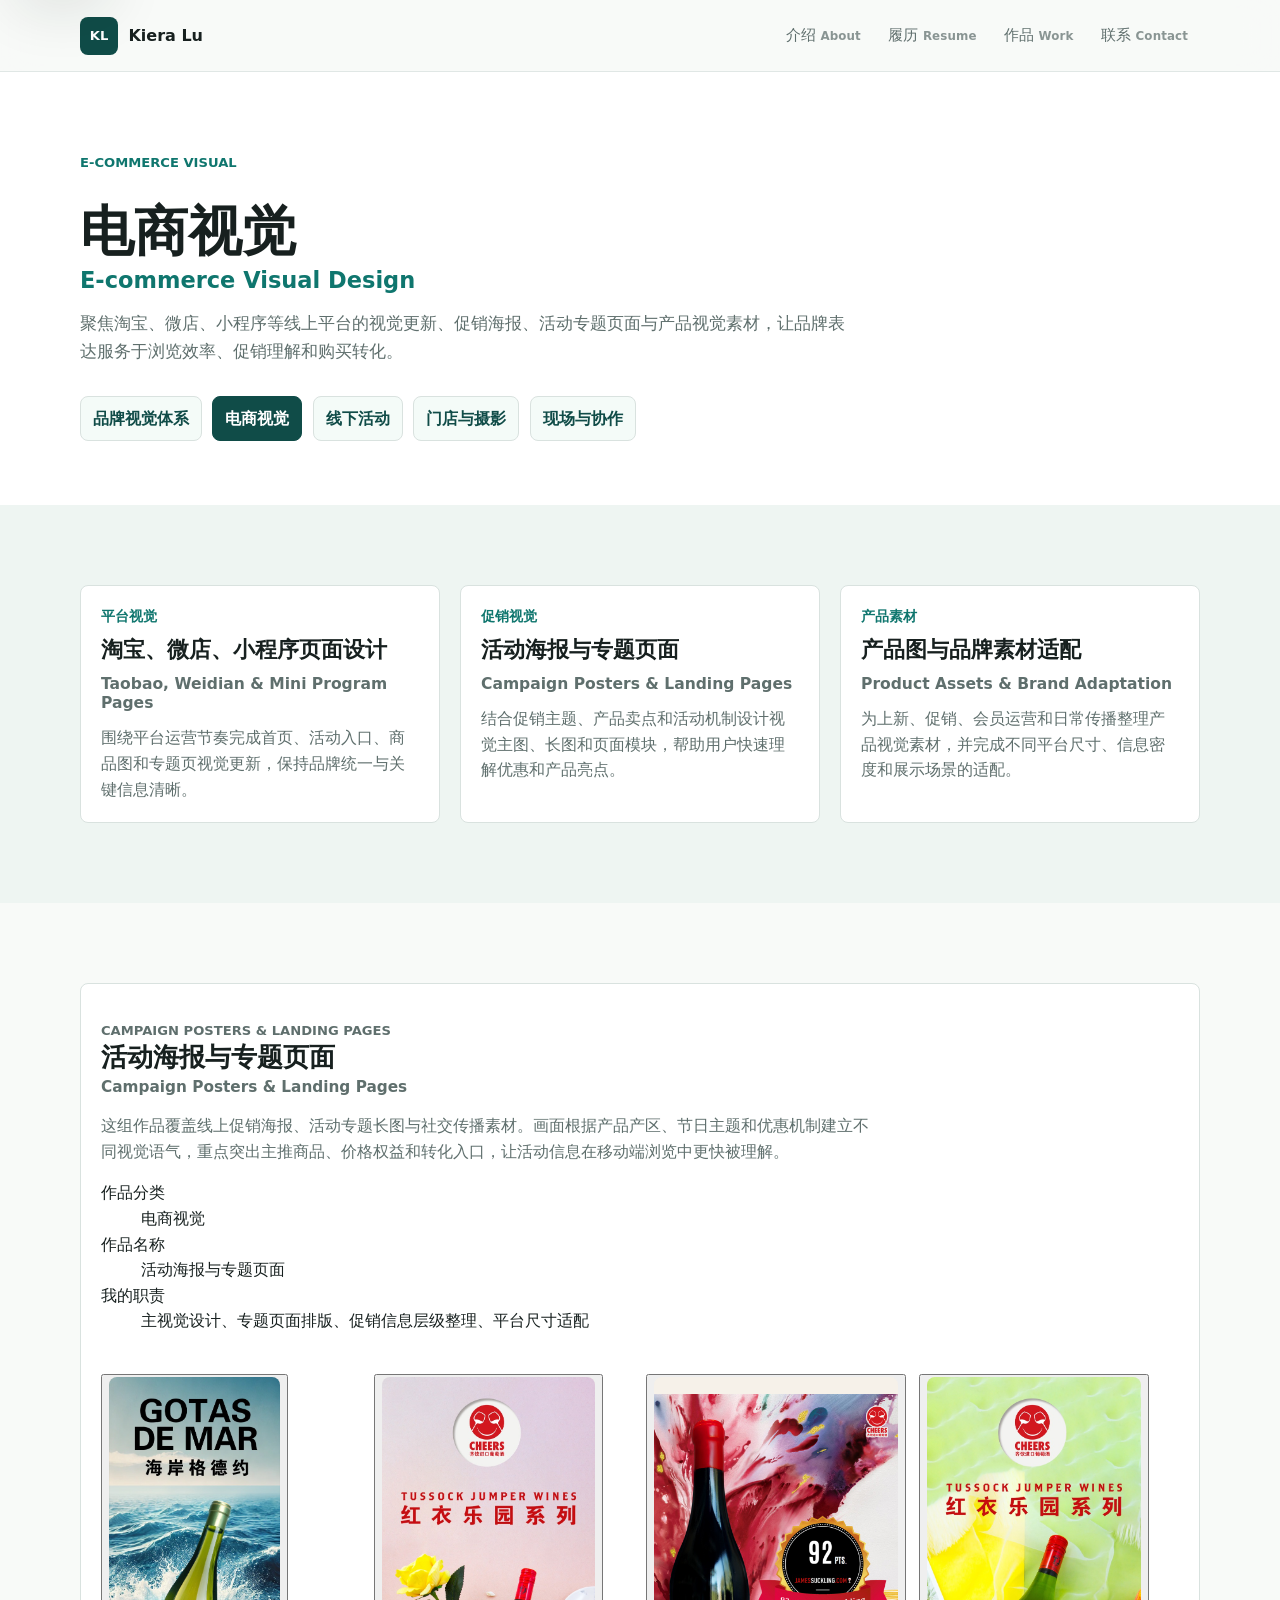
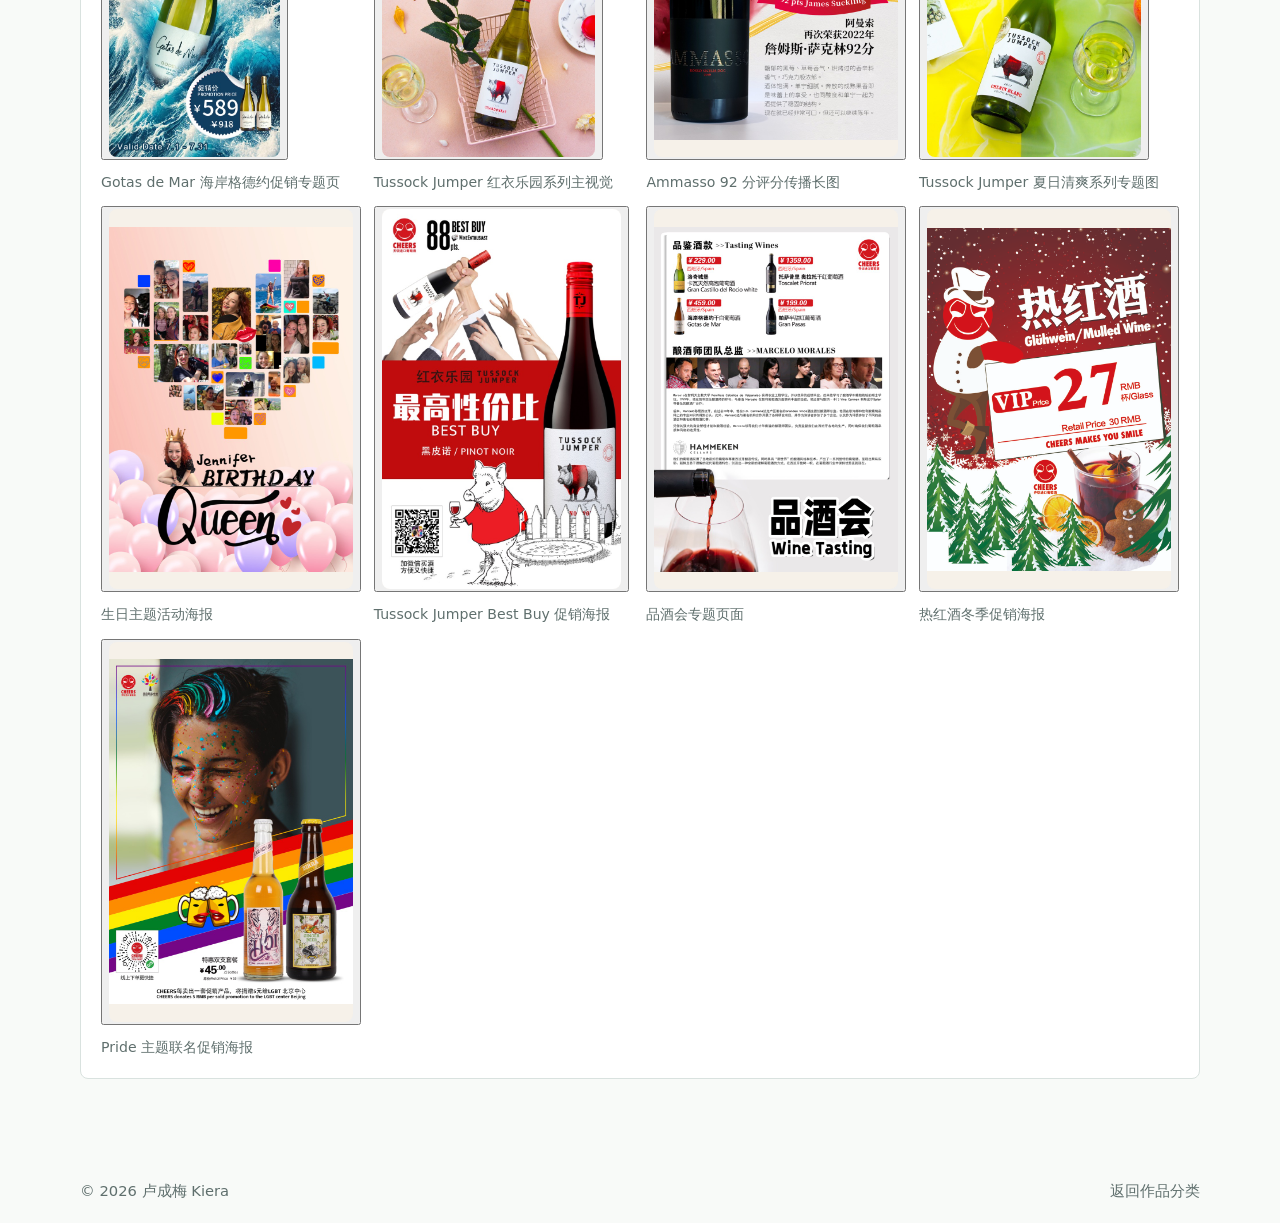
<file: ecommerce-visual.html>
<!doctype html>
<html lang="zh-CN">
  <head>
    <meta charset="utf-8" />
    <meta name="viewport" content="width=device-width, initial-scale=1" />
    <title>电商视觉 - 卢成梅 Kiera</title>
    <meta
      name="description"
      content="卢成梅 Kiera 的电商视觉作品分类，覆盖淘宝、微店、小程序、促销海报、活动专题页与产品视觉素材。"
    />
    <link rel="stylesheet" href="styles.css" />
  </head>
  <body>
    <a class="skip-link" href="#main">跳到正文</a>

    <header class="site-header" data-header>
      <a class="brand" href="index.html#home" aria-label="回到首页">
        <span class="brand-mark" aria-hidden="true">KL</span>
        <span>Kiera Lu</span>
      </a>
      <nav class="site-nav" aria-label="主导航">
        <a href="index.html#about">介绍<span lang="en">About</span></a>
        <a href="index.html#resume">履历<span lang="en">Resume</span></a>
        <a href="index.html#work">作品<span lang="en">Work</span></a>
        <a href="index.html#contact">联系<span lang="en">Contact</span></a>
      </nav>
    </header>

    <main id="main">
      <section class="page-hero">
        <div class="section-inner page-hero-inner">
          <p class="section-kicker">E-commerce Visual</p>
          <h1>电商视觉<span class="title-en">E-commerce Visual Design</span></h1>
          <p>
            聚焦淘宝、微店、小程序等线上平台的视觉更新、促销海报、活动专题页面与产品视觉素材，让品牌表达服务于浏览效率、促销理解和购买转化。
          </p>
          <div class="category-links" aria-label="作品分类">
            <a href="brand-visual.html">品牌视觉体系</a>
            <a class="is-current" href="ecommerce-visual.html">电商视觉</a>
            <a href="offline-events.html">线下活动</a>
            <a href="retail-photography.html">门店与摄影</a>
            <a href="onsite-collaboration.html">现场与协作</a>
          </div>
        </div>
      </section>

      <section class="section work-band">
      <div class="section-inner">
        <div class="detail-grid">
          <article class="detail-card">
            <p>平台视觉</p>
            <h2>淘宝、微店、小程序页面设计<span class="title-en">Taobao, Weidian &amp; Mini Program Pages</span></h2>
              <span>围绕平台运营节奏完成首页、活动入口、商品图和专题页视觉更新，保持品牌统一与关键信息清晰。</span>
            </article>
            <article class="detail-card">
              <p>促销视觉</p>
              <h2>活动海报与专题页面<span class="title-en">Campaign Posters &amp; Landing Pages</span></h2>
              <span>结合促销主题、产品卖点和活动机制设计视觉主图、长图和页面模块，帮助用户快速理解优惠和产品亮点。</span>
            </article>
            <article class="detail-card">
              <p>产品素材</p>
              <h2>产品图与品牌素材适配<span class="title-en">Product Assets &amp; Brand Adaptation</span></h2>
              <span>为上新、促销、会员运营和日常传播整理产品视觉素材，并完成不同平台尺寸、信息密度和展示场景的适配。</span>
          </article>
        </div>
      </div>
    </section>

    <section class="section case-section" id="campaign-posters">
      <div class="section-inner">
        <article class="case-study case-study-wide" aria-labelledby="ecommerce-campaign-title">
          <div class="case-copy">
            <p class="section-kicker">Campaign Posters &amp; Landing Pages</p>
            <h2 id="ecommerce-campaign-title">
              活动海报与专题页面
              <span class="title-en">Campaign Posters &amp; Landing Pages</span>
            </h2>
            <p>
              这组作品覆盖线上促销海报、活动专题长图与社交传播素材。画面根据产品产区、节日主题和优惠机制建立不同视觉语气，重点突出主推商品、价格权益和转化入口，让活动信息在移动端浏览中更快被理解。
            </p>
            <dl class="case-meta">
              <div>
                <dt>作品分类</dt>
                <dd>电商视觉</dd>
              </div>
              <div>
                <dt>作品名称</dt>
                <dd>活动海报与专题页面</dd>
              </div>
              <div>
                <dt>我的职责</dt>
                <dd>主视觉设计、专题页面排版、促销信息层级整理、平台尺寸适配</dd>
              </div>
            </dl>
          </div>
          <div class="case-gallery gallery-posters" aria-label="活动海报与专题页面作品图">
            <figure>
              <button class="gallery-trigger" type="button">
                <img src="assets/works/ecommerce-campaign-01.jpg" data-full="assets/works/ecommerce-campaign-01-full.jpg" data-long="true" alt="Gotas de Mar 海岸格德约促销专题页" />
              </button>
              <figcaption>Gotas de Mar 海岸格德约促销专题页</figcaption>
            </figure>
            <figure>
              <button class="gallery-trigger" type="button">
                <img src="assets/works/ecommerce-campaign-02.jpg" data-full="assets/works/ecommerce-campaign-02-full.jpg" data-long="true" alt="Tussock Jumper 红衣乐园系列主视觉" />
              </button>
              <figcaption>Tussock Jumper 红衣乐园系列主视觉</figcaption>
            </figure>
            <figure>
              <button class="gallery-trigger" type="button">
                <img src="assets/works/ecommerce-campaign-03.jpg" data-full="assets/works/ecommerce-campaign-03-full.jpg" data-long="true" alt="Ammasso 92 分评分传播长图" />
              </button>
              <figcaption>Ammasso 92 分评分传播长图</figcaption>
            </figure>
            <figure>
              <button class="gallery-trigger" type="button">
                <img src="assets/works/ecommerce-campaign-04.jpg" data-full="assets/works/ecommerce-campaign-04-full.jpg" data-long="true" alt="Tussock Jumper 夏日清爽系列专题图" />
              </button>
              <figcaption>Tussock Jumper 夏日清爽系列专题图</figcaption>
            </figure>
            <figure>
              <button class="gallery-trigger" type="button">
                <img src="assets/works/ecommerce-campaign-05.jpg" data-full="assets/works/ecommerce-campaign-05-full.jpg" data-long="true" alt="生日主题活动海报" />
              </button>
              <figcaption>生日主题活动海报</figcaption>
            </figure>
            <figure>
              <button class="gallery-trigger" type="button">
                <img src="assets/works/ecommerce-campaign-06.jpg" data-full="assets/works/ecommerce-campaign-06-full.jpg" data-long="true" alt="Tussock Jumper Best Buy 促销海报" />
              </button>
              <figcaption>Tussock Jumper Best Buy 促销海报</figcaption>
            </figure>
            <figure>
              <button class="gallery-trigger" type="button">
                <img src="assets/works/ecommerce-campaign-07.jpg" data-full="assets/works/ecommerce-campaign-07-full.jpg" data-long="true" alt="品酒会专题页面" />
              </button>
              <figcaption>品酒会专题页面</figcaption>
            </figure>
            <figure>
              <button class="gallery-trigger" type="button">
                <img src="assets/works/ecommerce-campaign-08.jpg" data-full="assets/works/ecommerce-campaign-08-full.jpg" data-long="true" alt="热红酒冬季促销海报" />
              </button>
              <figcaption>热红酒冬季促销海报</figcaption>
            </figure>
            <figure>
              <button class="gallery-trigger" type="button">
                <img src="assets/works/ecommerce-campaign-09.jpg" data-full="assets/works/ecommerce-campaign-09-full.jpg" data-long="true" alt="Pride 主题联名促销海报" />
              </button>
              <figcaption>Pride 主题联名促销海报</figcaption>
            </figure>
          </div>
        </article>
      </div>
    </section>
  </main>

    <footer class="site-footer">
      <span>© <span data-year></span> 卢成梅 Kiera</span>
      <a href="index.html#work">返回作品分类</a>
    </footer>

    <script src="script.js"></script>
  </body>
</html>
</file>
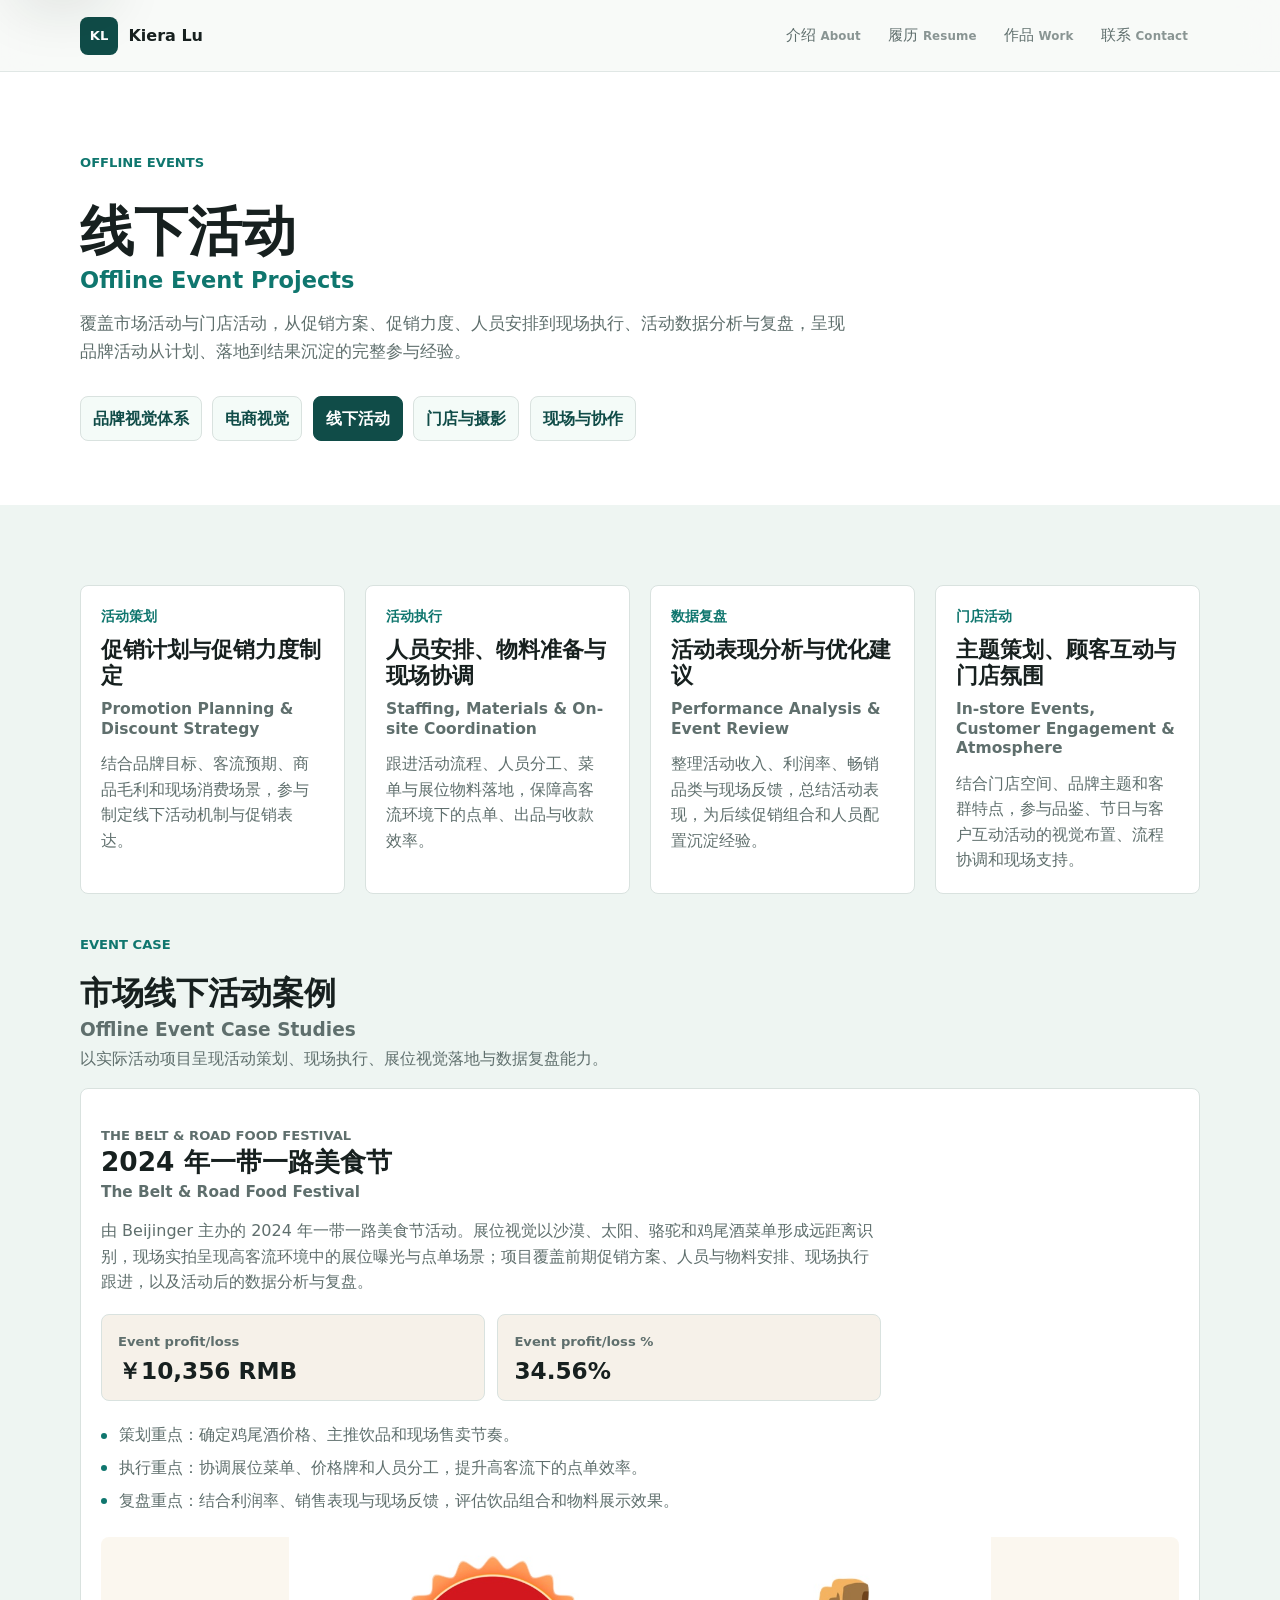
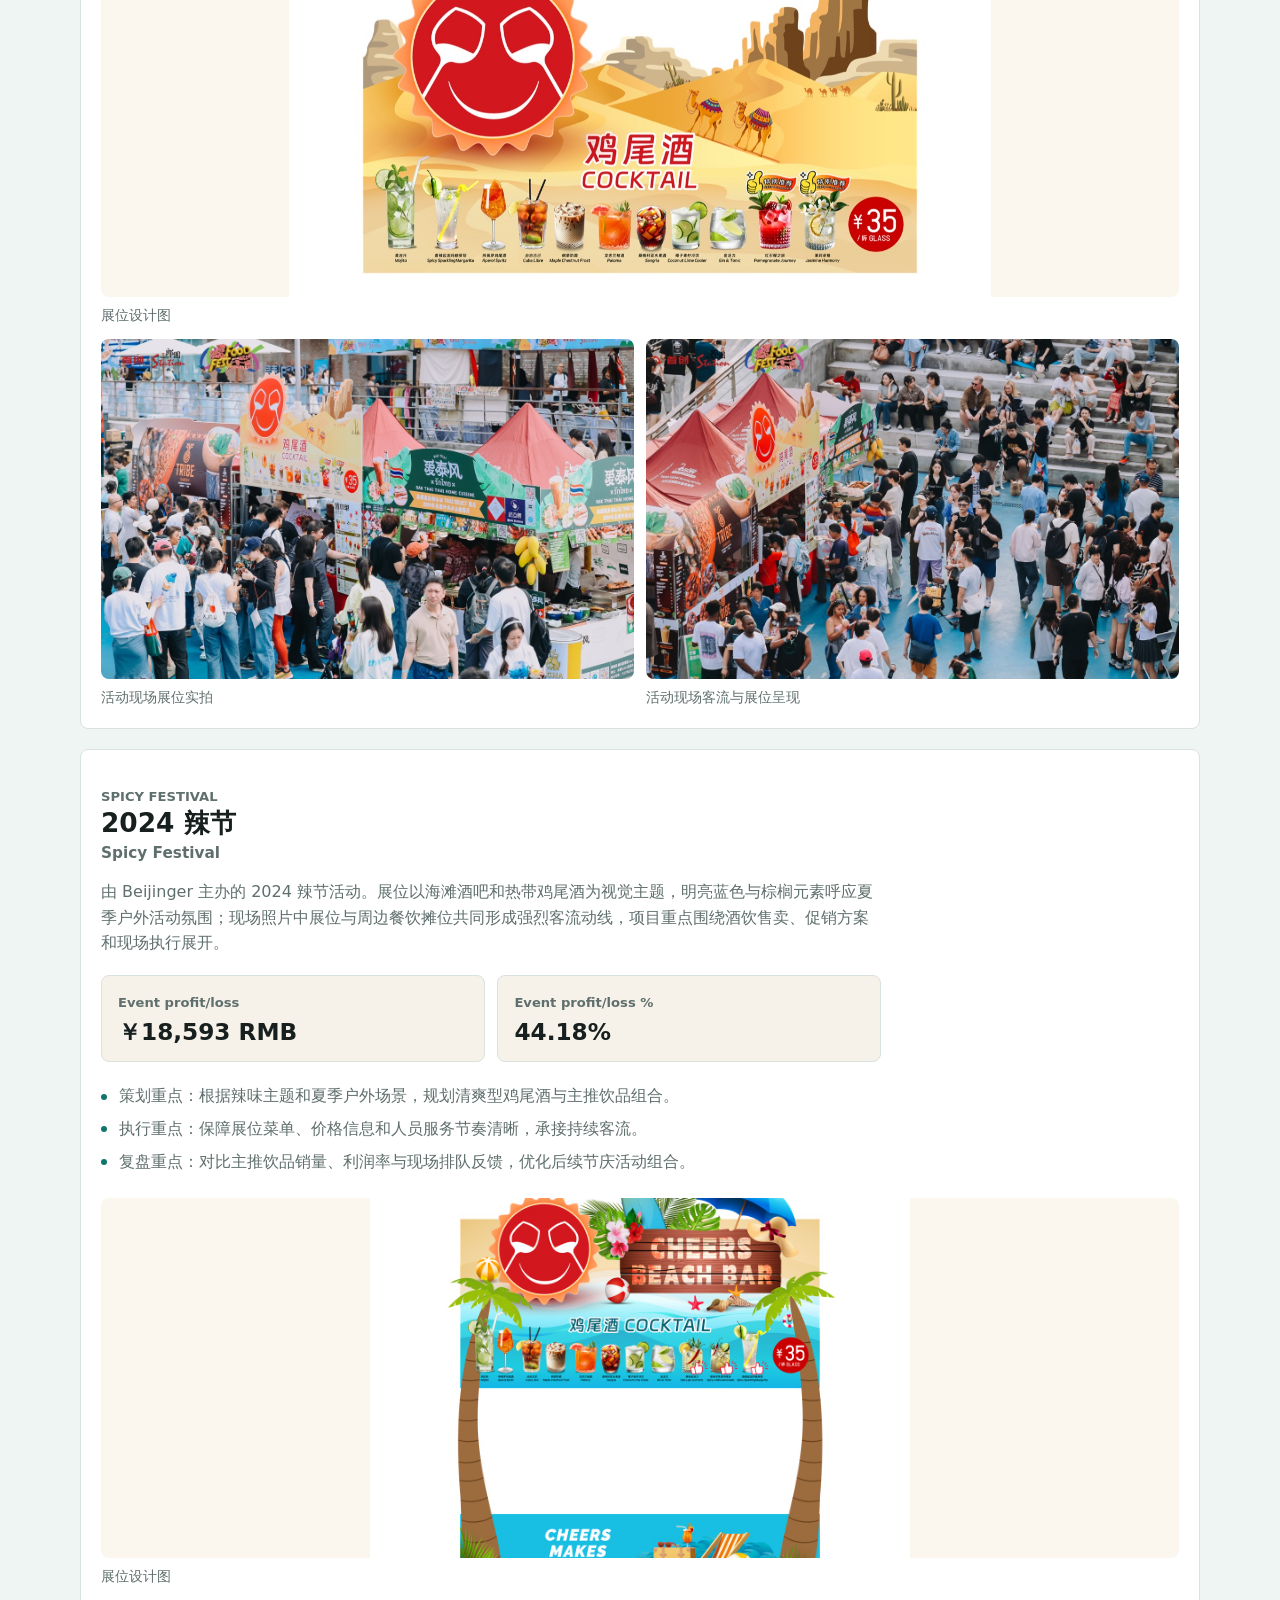
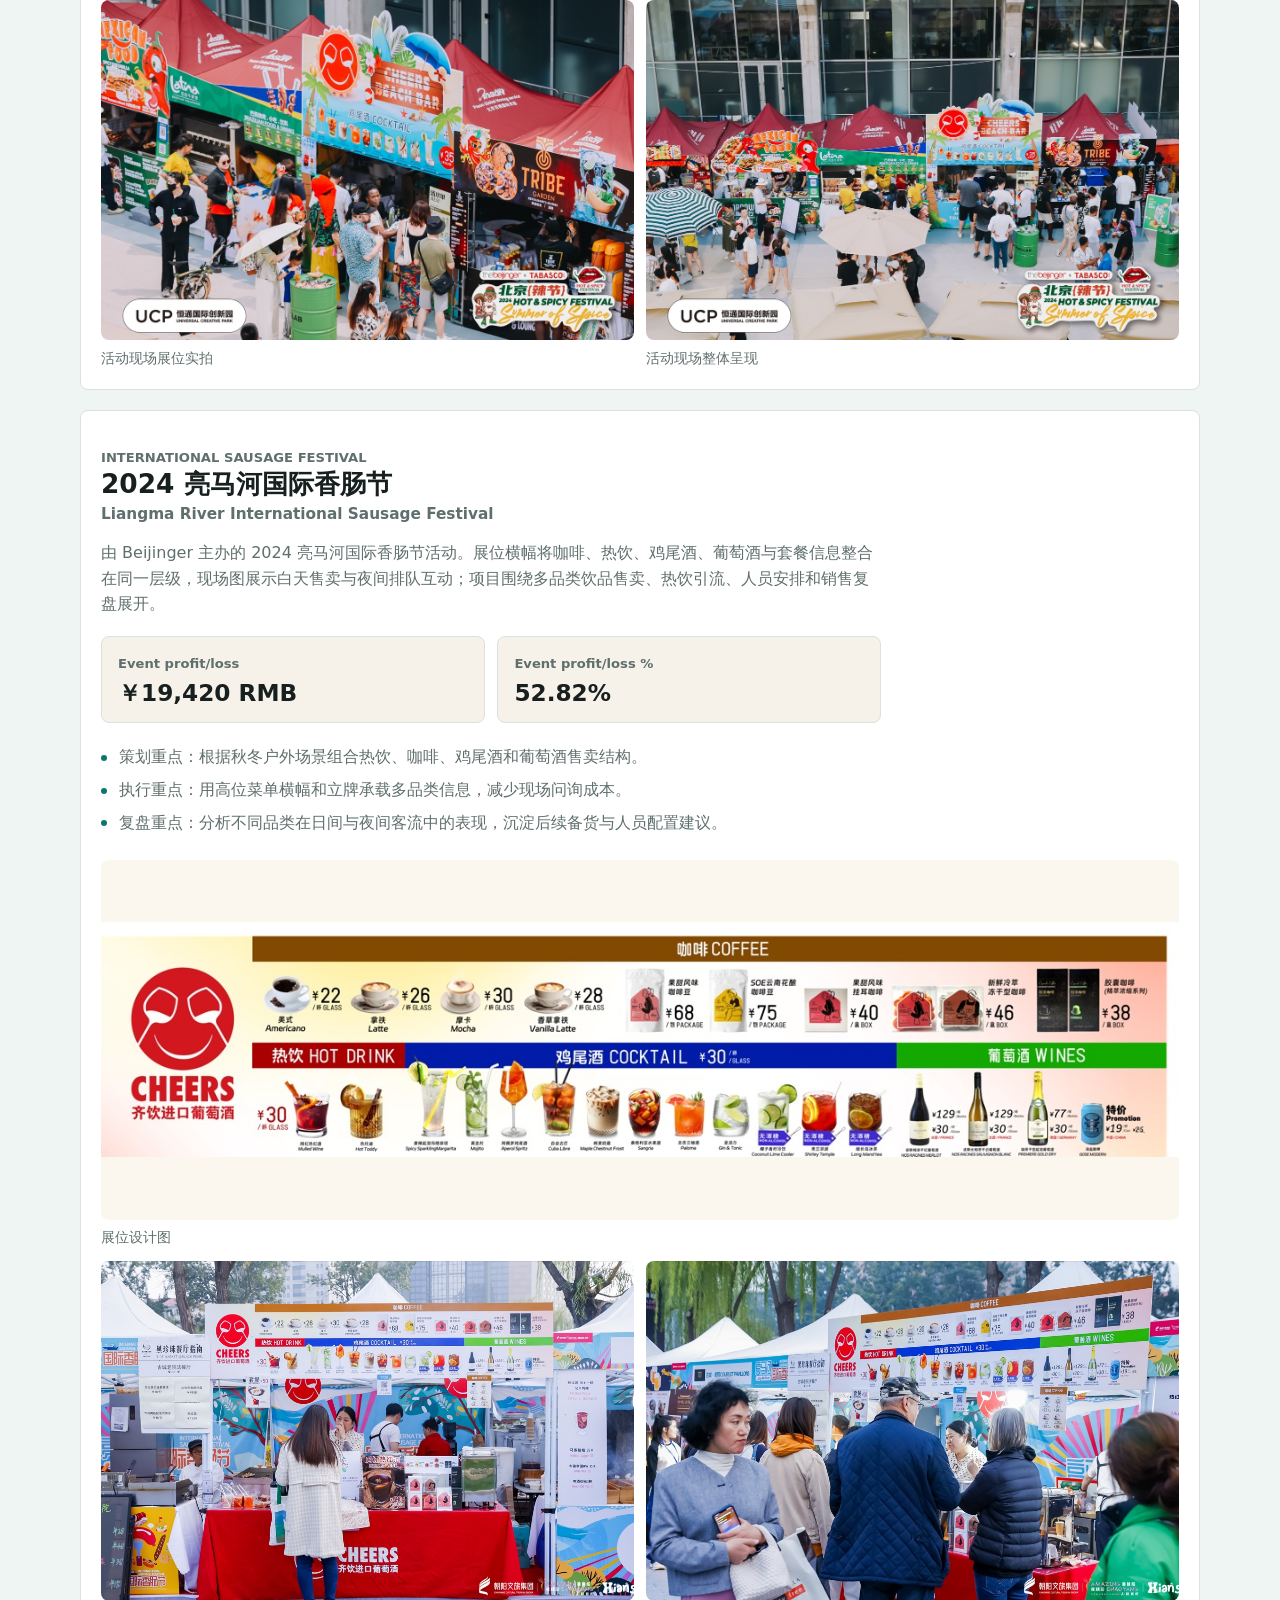
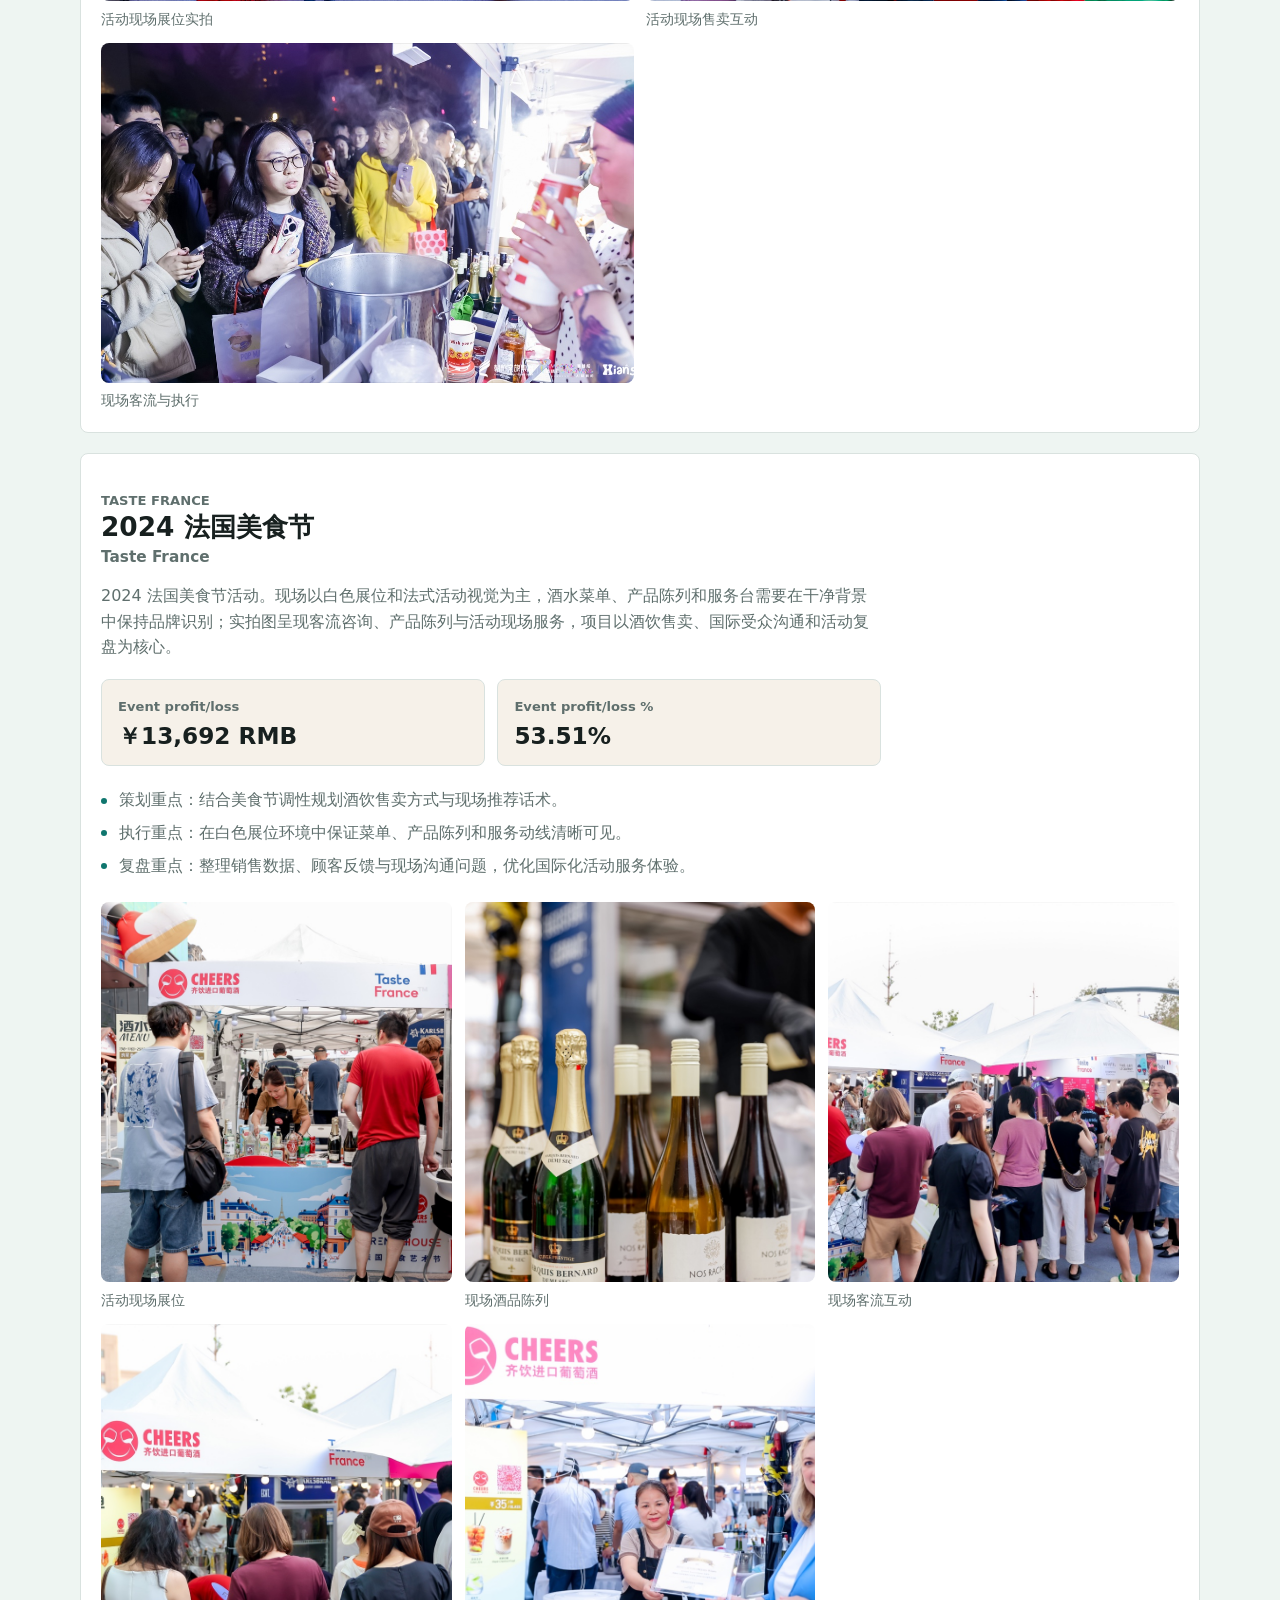
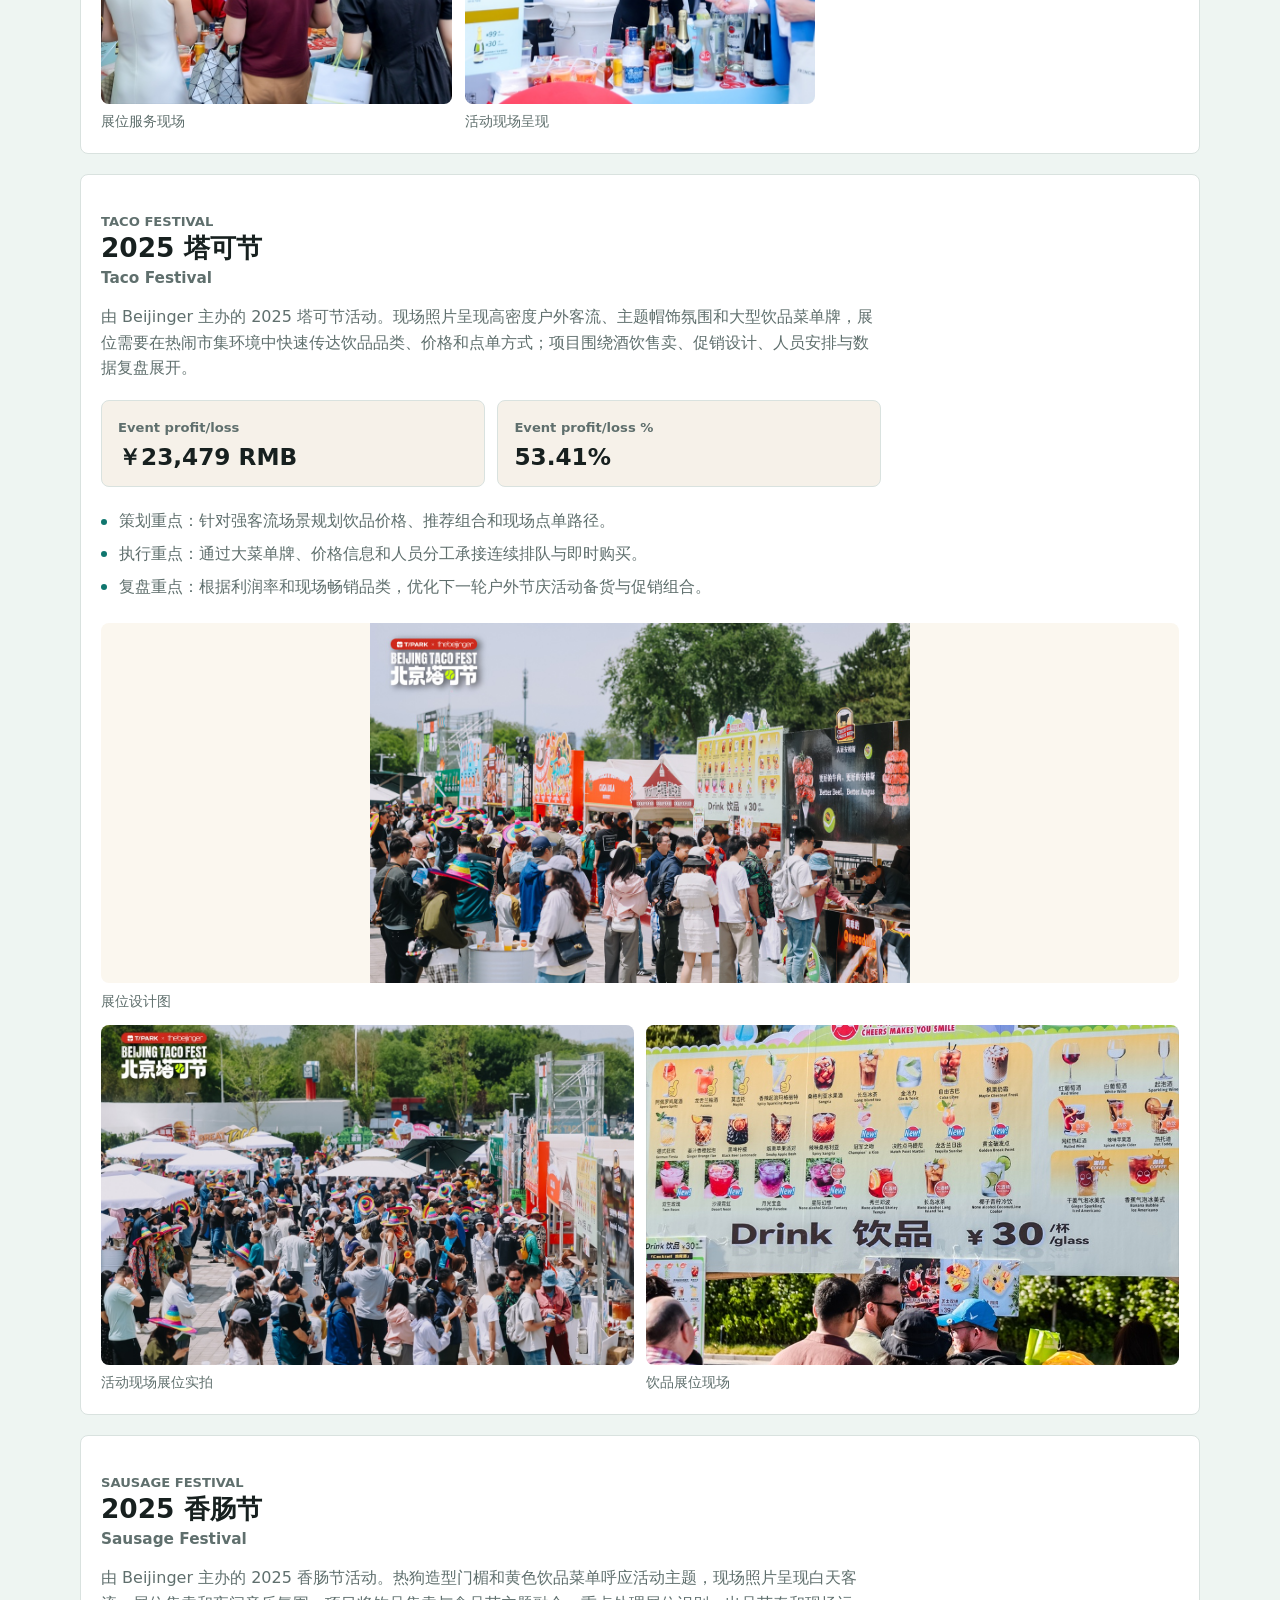
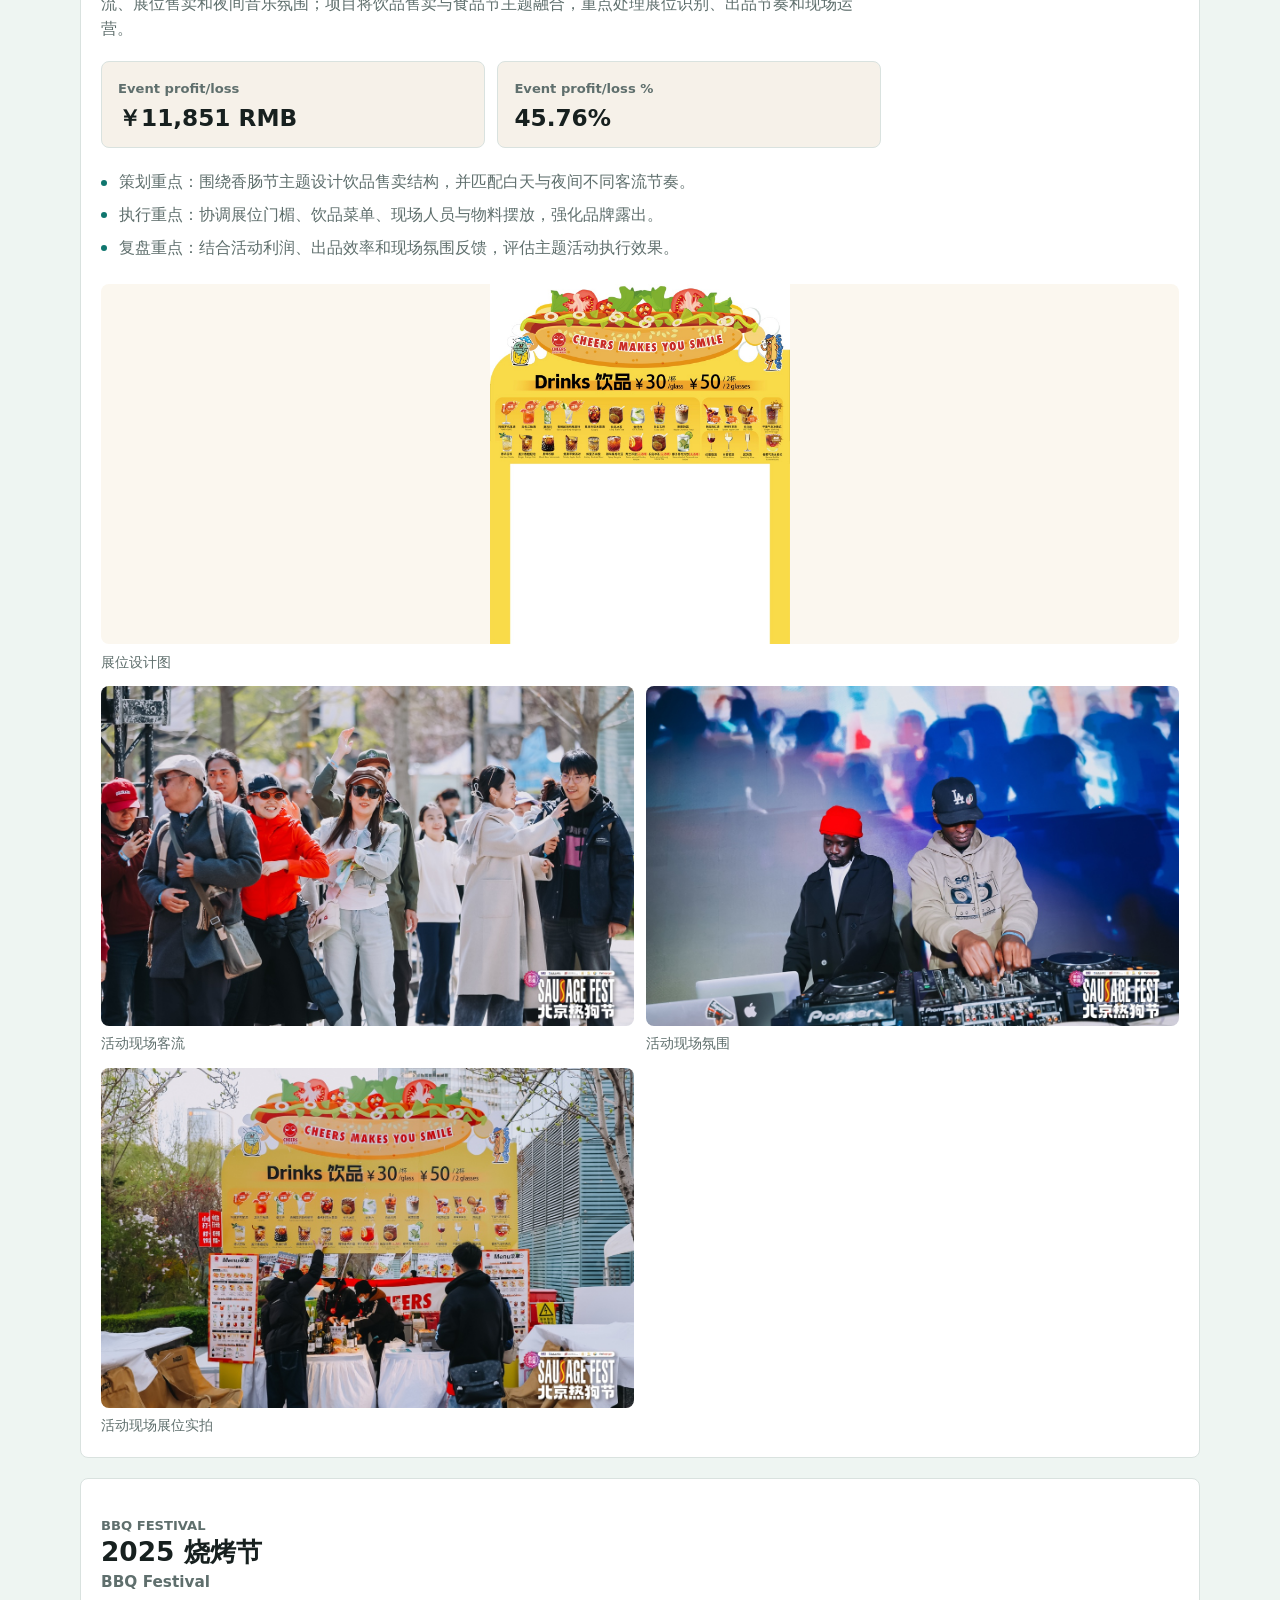
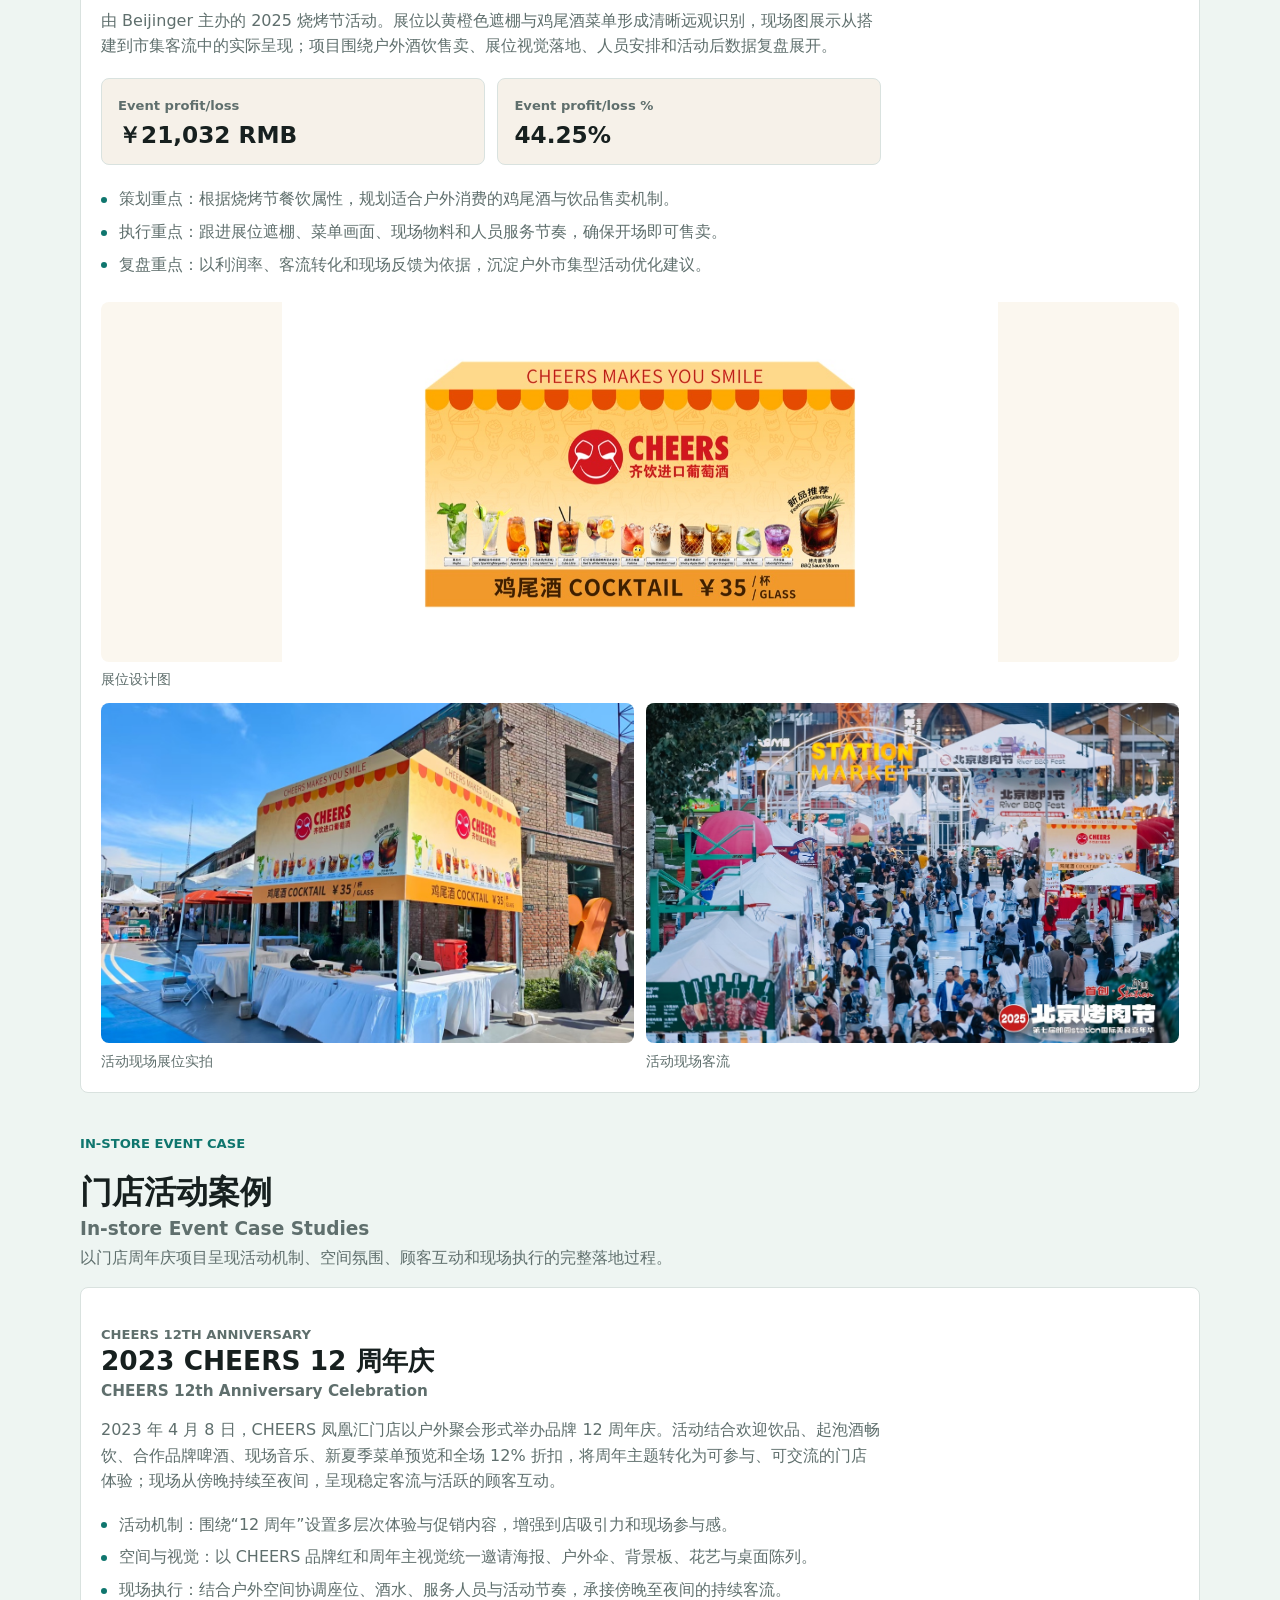
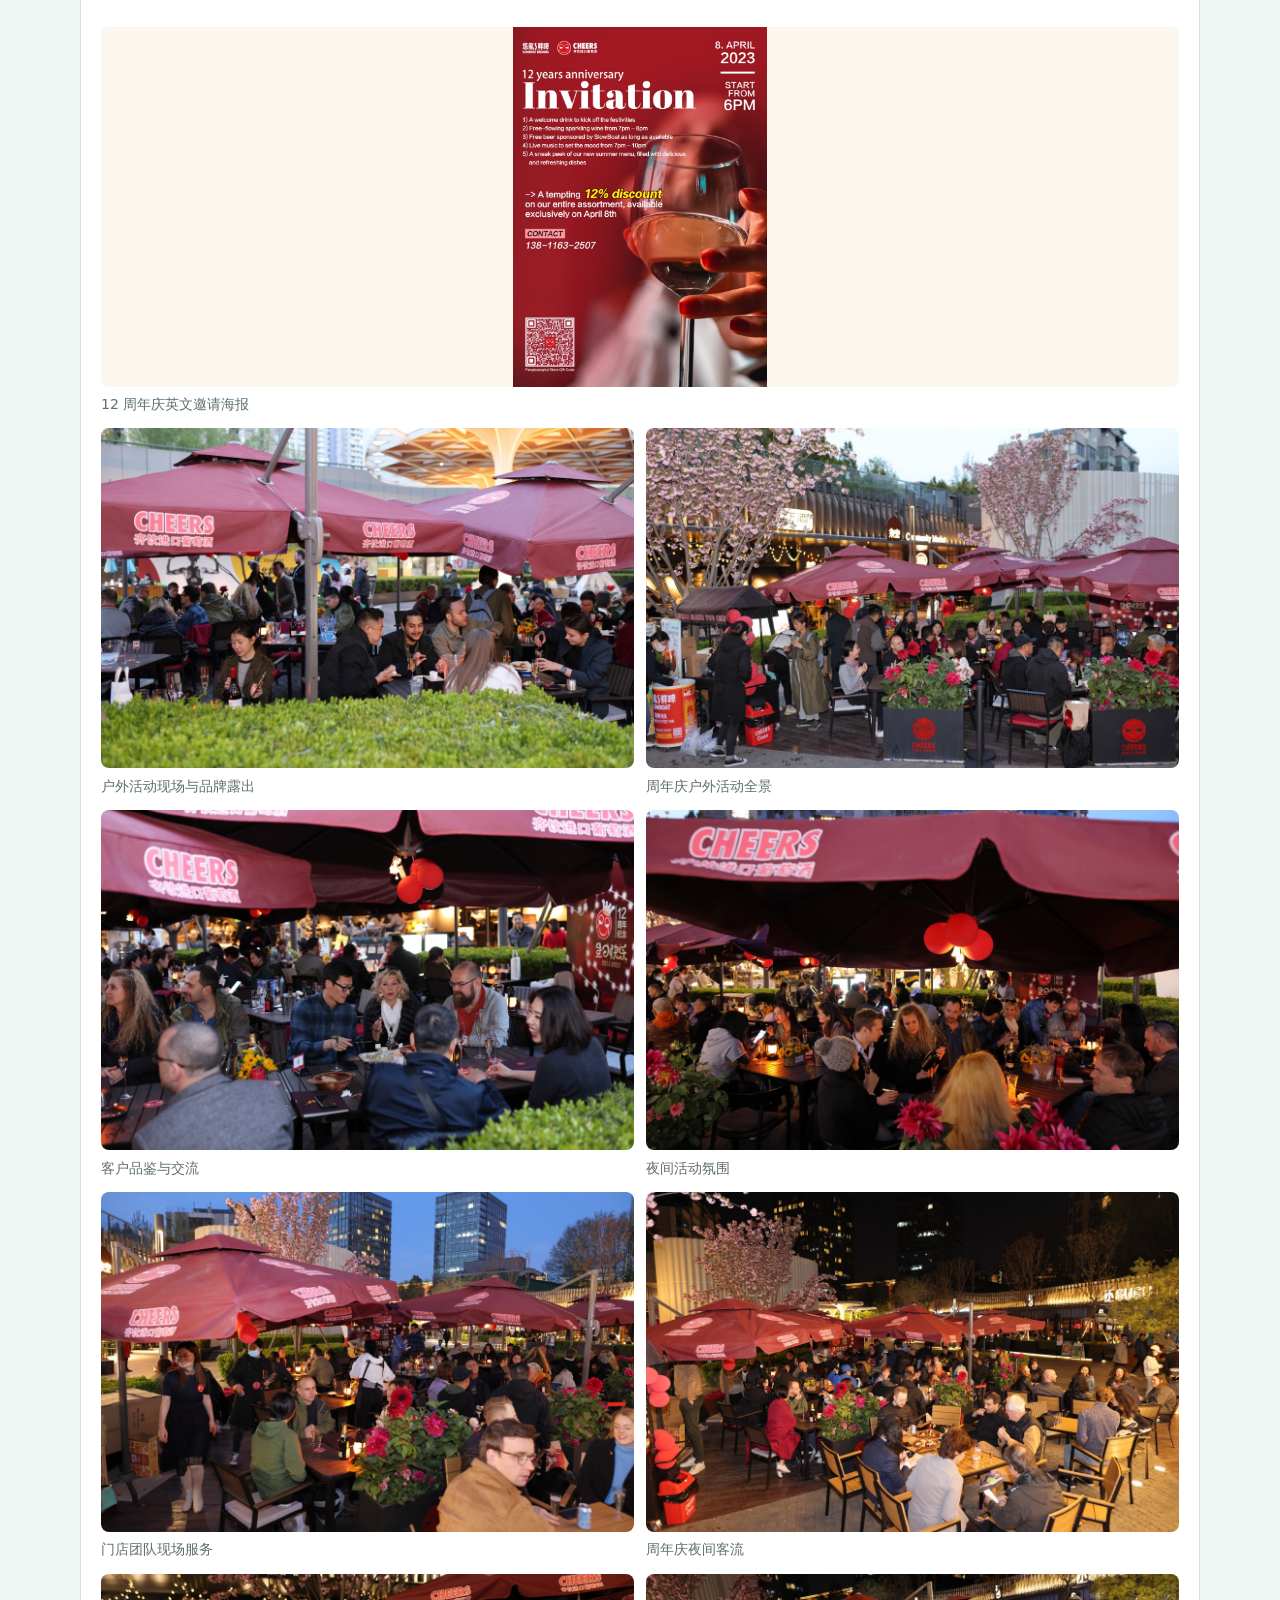
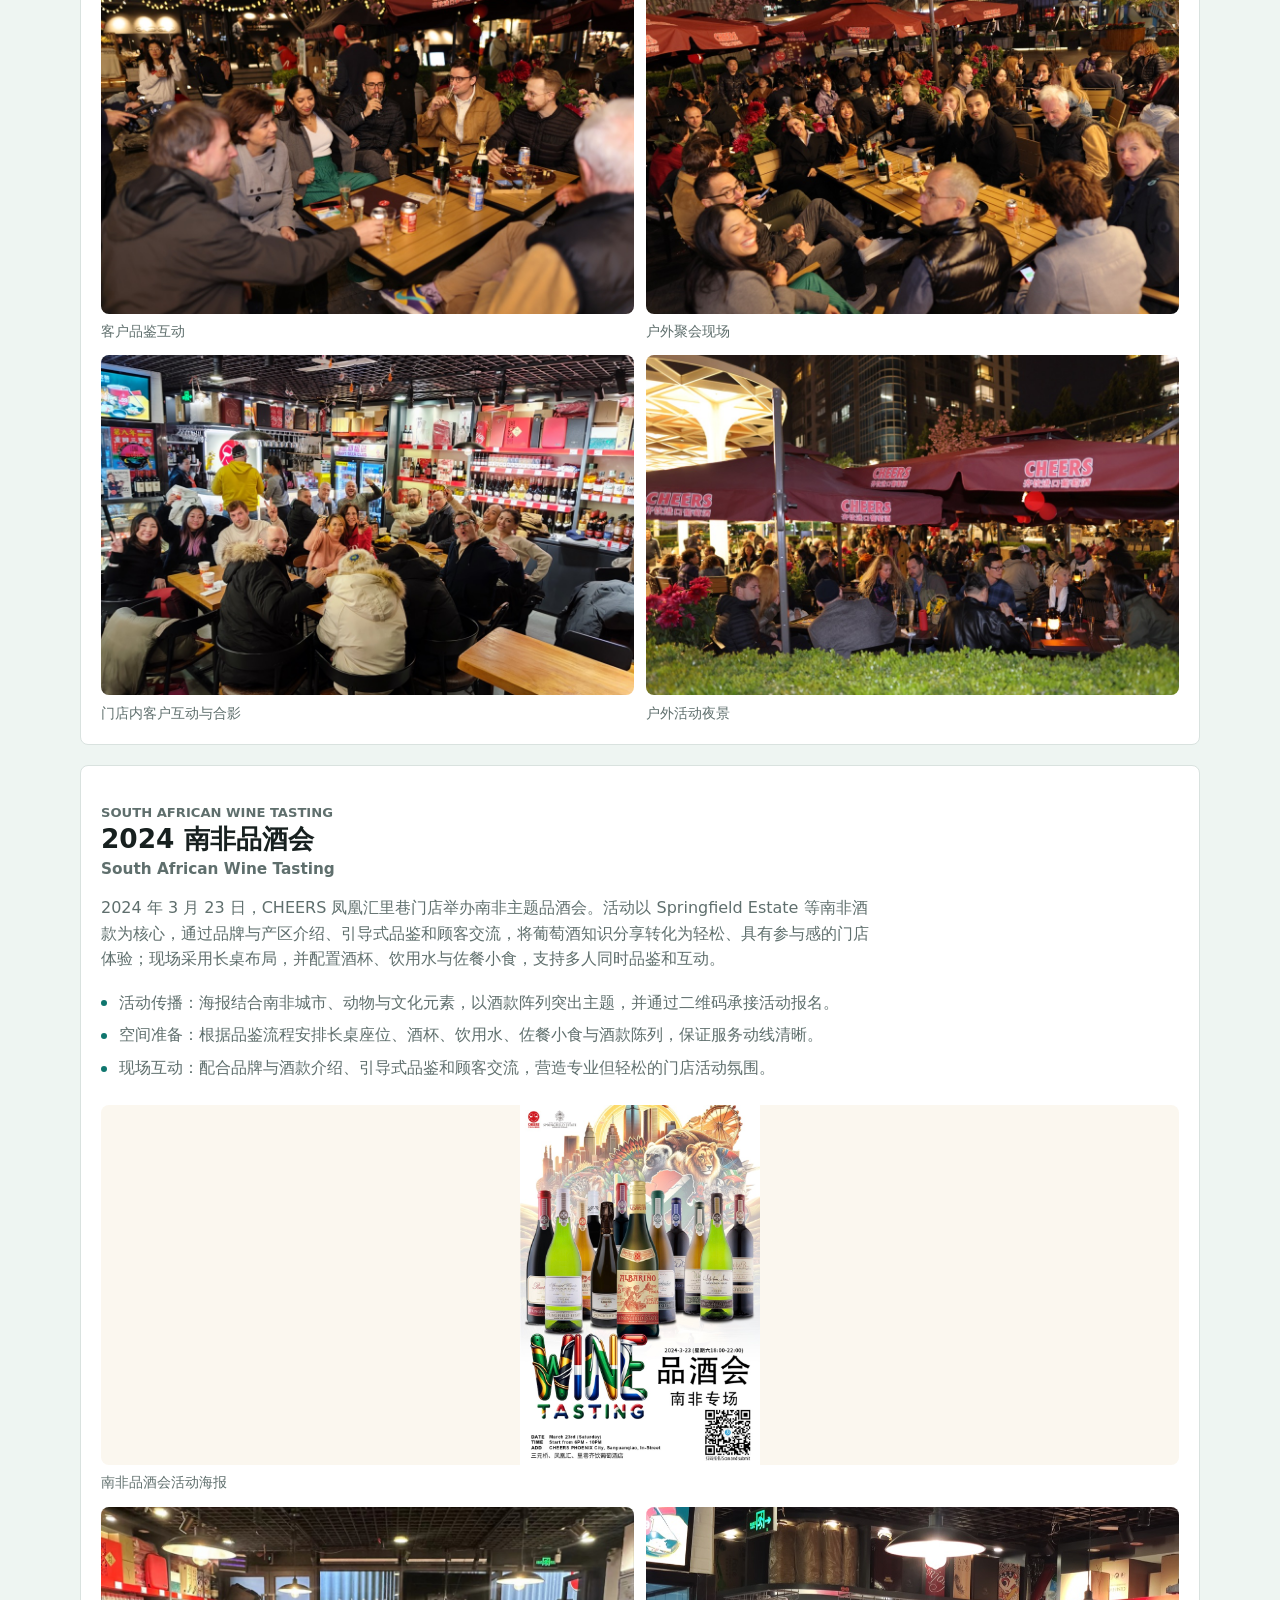
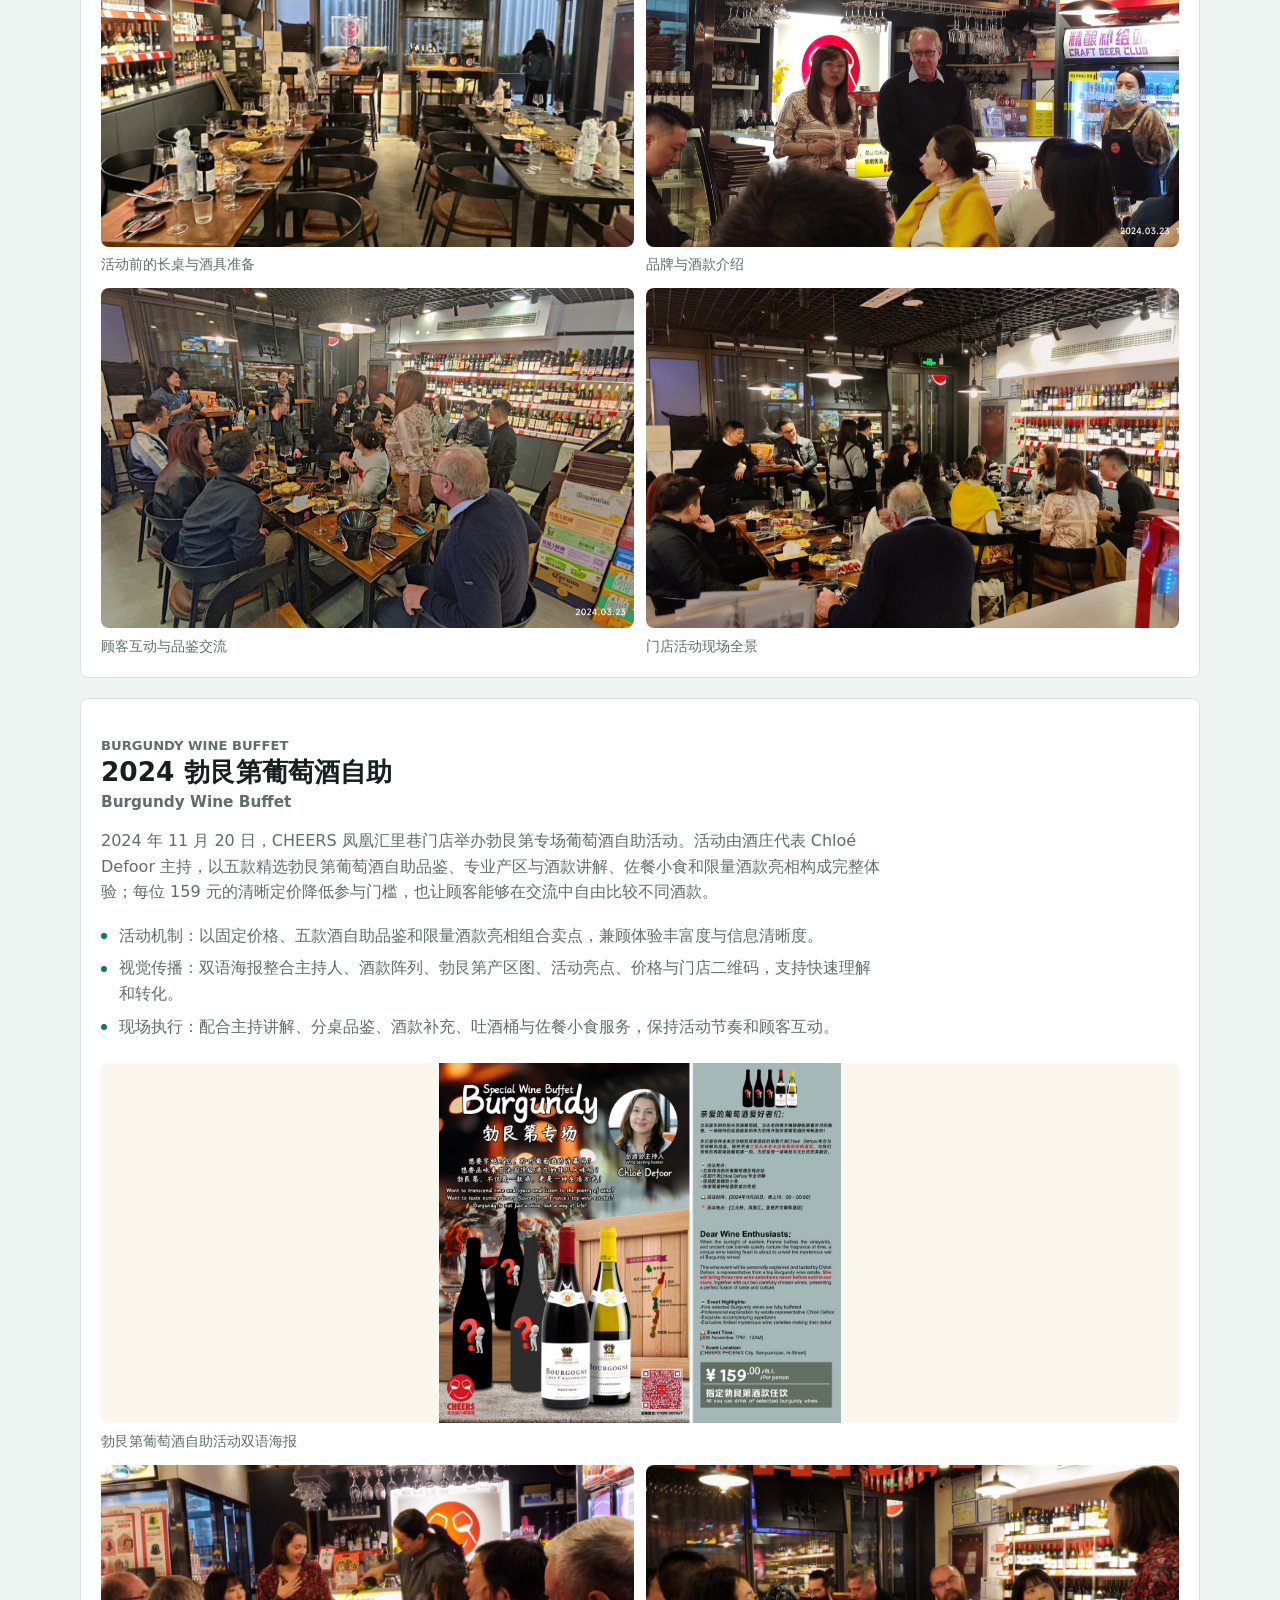
<file: offline-events.html>
<!doctype html>
<html lang="zh-CN">
  <head>
    <meta charset="utf-8" />
    <meta name="viewport" content="width=device-width, initial-scale=1" />
    <title>线下活动 - 卢成梅 Kiera</title>
    <meta
      name="description"
      content="卢成梅 Kiera 的线下活动作品分类，覆盖市场活动、门店活动、促销计划、人员安排、现场执行、数据分析与活动复盘。"
    />
    <link rel="stylesheet" href="styles.css" />
  </head>
  <body>
    <a class="skip-link" href="#main">跳到正文</a>

    <header class="site-header" data-header>
      <a class="brand" href="index.html#home" aria-label="回到首页">
        <span class="brand-mark" aria-hidden="true">KL</span>
        <span>Kiera Lu</span>
      </a>
      <nav class="site-nav" aria-label="主导航">
        <a href="index.html#about">介绍<span lang="en">About</span></a>
        <a href="index.html#resume">履历<span lang="en">Resume</span></a>
        <a href="index.html#work">作品<span lang="en">Work</span></a>
        <a href="index.html#contact">联系<span lang="en">Contact</span></a>
      </nav>
    </header>

    <main id="main">
      <section class="page-hero">
        <div class="section-inner page-hero-inner">
          <p class="section-kicker">Offline Events</p>
          <h1>线下活动<span class="title-en">Offline Event Projects</span></h1>
          <p>
            覆盖市场活动与门店活动，从促销方案、促销力度、人员安排到现场执行、活动数据分析与复盘，呈现品牌活动从计划、落地到结果沉淀的完整参与经验。
          </p>
          <div class="category-links" aria-label="作品分类">
            <a href="brand-visual.html">品牌视觉体系</a>
            <a href="ecommerce-visual.html">电商视觉</a>
            <a class="is-current" href="offline-events.html">线下活动</a>
            <a href="retail-photography.html">门店与摄影</a>
            <a href="onsite-collaboration.html">现场与协作</a>
          </div>
        </div>
      </section>

      <section class="section work-band">
        <div class="section-inner">
          <div class="detail-grid detail-grid-four">
            <article class="detail-card">
              <p>活动策划</p>
              <h2>促销计划与促销力度制定<span class="title-en">Promotion Planning &amp; Discount Strategy</span></h2>
              <span>结合品牌目标、客流预期、商品毛利和现场消费场景，参与制定线下活动机制与促销表达。</span>
            </article>
            <article class="detail-card">
              <p>活动执行</p>
              <h2>人员安排、物料准备与现场协调<span class="title-en">Staffing, Materials &amp; On-site Coordination</span></h2>
              <span>跟进活动流程、人员分工、菜单与展位物料落地，保障高客流环境下的点单、出品与收款效率。</span>
            </article>
            <article class="detail-card">
              <p>数据复盘</p>
              <h2>活动表现分析与优化建议<span class="title-en">Performance Analysis &amp; Event Review</span></h2>
              <span>整理活动收入、利润率、畅销品类与现场反馈，总结活动表现，为后续促销组合和人员配置沉淀经验。</span>
            </article>
            <article class="detail-card">
              <p>门店活动</p>
              <h2>主题策划、顾客互动与门店氛围<span class="title-en">In-store Events, Customer Engagement &amp; Atmosphere</span></h2>
              <span>结合门店空间、品牌主题和客群特点，参与品鉴、节日与客户互动活动的视觉布置、流程协调和现场支持。</span>
            </article>
          </div>

          <div class="case-category-heading event-case-heading">
            <p class="section-kicker">Event Case</p>
            <h2>市场线下活动案例<span class="title-en">Offline Event Case Studies</span></h2>
            <span>以实际活动项目呈现活动策划、现场执行、展位视觉落地与数据复盘能力。</span>
          </div>

          <div class="case-stack">
            <article class="case-study case-study-wide" aria-labelledby="belt-road-title">
              <div class="case-copy">
                <p class="section-kicker">The Belt & Road Food Festival</p>
                <h2 id="belt-road-title">
                  2024 年一带一路美食节
                  <span class="title-en">The Belt &amp; Road Food Festival</span>
                </h2>
                <p>
                  由 Beijinger 主办的 2024 年一带一路美食节活动。展位视觉以沙漠、太阳、骆驼和鸡尾酒菜单形成远距离识别，现场实拍呈现高客流环境中的展位曝光与点单场景；项目覆盖前期促销方案、人员与物料安排、现场执行跟进，以及活动后的数据分析与复盘。
                </p>

                <div class="event-metrics" aria-label="活动结果数据">
                  <div class="event-metric">
                    <span>Event profit/loss</span>
                    <strong>￥10,356 RMB</strong>
                  </div>
                  <div class="event-metric">
                    <span>Event profit/loss %</span>
                    <strong>34.56%</strong>
                  </div>
                </div>

                <ul class="case-points">
                  <li>策划重点：确定鸡尾酒价格、主推饮品和现场售卖节奏。</li>
                  <li>执行重点：协调展位菜单、价格牌和人员分工，提升高客流下的点单效率。</li>
                  <li>复盘重点：结合利润率、销售表现与现场反馈，评估饮品组合和物料展示效果。</li>
                </ul>
              </div>

              <div class="case-gallery gallery-event" aria-label="一带一路活动展位设计与现场图">
                <figure>
                  <img
                    src="assets/works/event-belt-road-booth-design.jpg"
                    data-full="assets/works/event-belt-road-booth-design-full.jpg"
                    alt="2024 年一带一路活动鸡尾酒展位设计图"
                  />
                  <figcaption>展位设计图</figcaption>
                </figure>
                <figure>
                  <img
                    src="assets/works/event-belt-road-live-01.jpg"
                    data-full="assets/works/event-belt-road-live-01-full.jpg"
                    alt="2024 年一带一路活动现场展位实拍图一"
                  />
                  <figcaption>活动现场展位实拍</figcaption>
                </figure>
                <figure>
                  <img
                    src="assets/works/event-belt-road-live-02.jpg"
                    data-full="assets/works/event-belt-road-live-02-full.jpg"
                    alt="2024 年一带一路活动现场展位实拍图二"
                  />
                  <figcaption>活动现场客流与展位呈现</figcaption>
                </figure>
              </div>
            </article>

            <article class="case-study case-study-wide" aria-labelledby="spicy-festival-title">
              <div class="case-copy">
                <p class="section-kicker">Spicy Festival</p>
                <h2 id="spicy-festival-title">2024 辣节<span class="title-en">Spicy Festival</span></h2>
                <p>
                  由 Beijinger 主办的 2024 辣节活动。展位以海滩酒吧和热带鸡尾酒为视觉主题，明亮蓝色与棕榈元素呼应夏季户外活动氛围；现场照片中展位与周边餐饮摊位共同形成强烈客流动线，项目重点围绕酒饮售卖、促销方案和现场执行展开。
                </p>

                <div class="event-metrics" aria-label="活动结果数据">
                  <div class="event-metric">
                    <span>Event profit/loss</span>
                    <strong>￥18,593 RMB</strong>
                  </div>
                  <div class="event-metric">
                    <span>Event profit/loss %</span>
                    <strong>44.18%</strong>
                  </div>
                </div>

                <ul class="case-points">
                  <li>策划重点：根据辣味主题和夏季户外场景，规划清爽型鸡尾酒与主推饮品组合。</li>
                  <li>执行重点：保障展位菜单、价格信息和人员服务节奏清晰，承接持续客流。</li>
                  <li>复盘重点：对比主推饮品销量、利润率与现场排队反馈，优化后续节庆活动组合。</li>
                </ul>
              </div>

              <div class="case-gallery gallery-event" aria-label="辣节活动展位设计与现场图">
                <figure>
                  <img
                    src="assets/works/event-spicy-booth-design.jpg"
                    data-full="assets/works/event-spicy-booth-design-full.jpg"
                    data-long="true"
                    alt="2024 辣节鸡尾酒展位设计图"
                  />
                  <figcaption>展位设计图</figcaption>
                </figure>
                <figure>
                  <img
                    src="assets/works/event-spicy-live-01.jpg"
                    data-full="assets/works/event-spicy-live-01-full.jpg"
                    alt="2024 辣节活动现场展位实拍图一"
                  />
                  <figcaption>活动现场展位实拍</figcaption>
                </figure>
                <figure>
                  <img
                    src="assets/works/event-spicy-live-02.jpg"
                    data-full="assets/works/event-spicy-live-02-full.jpg"
                    alt="2024 辣节活动现场展位实拍图二"
                  />
                  <figcaption>活动现场整体呈现</figcaption>
                </figure>
              </div>
            </article>

            <article class="case-study case-study-wide" aria-labelledby="sausage-festival-title">
              <div class="case-copy">
                <p class="section-kicker">International Sausage Festival</p>
                <h2 id="sausage-festival-title">
                  2024 亮马河国际香肠节
                  <span class="title-en">Liangma River International Sausage Festival</span>
                </h2>
                <p>
                  由 Beijinger 主办的 2024 亮马河国际香肠节活动。展位横幅将咖啡、热饮、鸡尾酒、葡萄酒与套餐信息整合在同一层级，现场图展示白天售卖与夜间排队互动；项目围绕多品类饮品售卖、热饮引流、人员安排和销售复盘展开。
                </p>

                <div class="event-metrics" aria-label="活动结果数据">
                  <div class="event-metric">
                    <span>Event profit/loss</span>
                    <strong>￥19,420 RMB</strong>
                  </div>
                  <div class="event-metric">
                    <span>Event profit/loss %</span>
                    <strong>52.82%</strong>
                  </div>
                </div>

                <ul class="case-points">
                  <li>策划重点：根据秋冬户外场景组合热饮、咖啡、鸡尾酒和葡萄酒售卖结构。</li>
                  <li>执行重点：用高位菜单横幅和立牌承载多品类信息，减少现场问询成本。</li>
                  <li>复盘重点：分析不同品类在日间与夜间客流中的表现，沉淀后续备货与人员配置建议。</li>
                </ul>
              </div>

              <div class="case-gallery gallery-event" aria-label="亮马河国际香肠节展位设计与现场图">
                <figure>
                  <img
                    src="assets/works/event-sausage-booth-design.jpg"
                    data-full="assets/works/event-sausage-booth-design-full.jpg"
                    alt="2024 亮马河国际香肠节展位菜单横幅设计图"
                  />
                  <figcaption>展位设计图</figcaption>
                </figure>
                <figure>
                  <img
                    src="assets/works/event-sausage-live-01.jpg"
                    data-full="assets/works/event-sausage-live-01-full.jpg"
                    alt="2024 亮马河国际香肠节活动现场展位实拍图一"
                  />
                  <figcaption>活动现场展位实拍</figcaption>
                </figure>
                <figure>
                  <img
                    src="assets/works/event-sausage-live-02.jpg"
                    data-full="assets/works/event-sausage-live-02-full.jpg"
                    alt="2024 亮马河国际香肠节活动现场展位实拍图二"
                  />
                  <figcaption>活动现场售卖互动</figcaption>
                </figure>
                <figure>
                  <img
                    src="assets/works/event-sausage-live-03.jpg"
                    data-full="assets/works/event-sausage-live-03-full.jpg"
                    alt="2024 亮马河国际香肠节活动现场排队客流实拍图"
                  />
                  <figcaption>现场客流与执行</figcaption>
                </figure>
              </div>
            </article>

            <article class="case-study case-study-wide" aria-labelledby="taste-france-title">
              <div class="case-copy">
                <p class="section-kicker">Taste France</p>
                <h2 id="taste-france-title">2024 法国美食节<span class="title-en">Taste France</span></h2>
                <p>
                  2024 法国美食节活动。现场以白色展位和法式活动视觉为主，酒水菜单、产品陈列和服务台需要在干净背景中保持品牌识别；实拍图呈现客流咨询、产品陈列与活动现场服务，项目以酒饮售卖、国际受众沟通和活动复盘为核心。
                </p>

                <div class="event-metrics" aria-label="活动结果数据">
                  <div class="event-metric">
                    <span>Event profit/loss</span>
                    <strong>￥13,692 RMB</strong>
                  </div>
                  <div class="event-metric">
                    <span>Event profit/loss %</span>
                    <strong>53.51%</strong>
                  </div>
                </div>

                <ul class="case-points">
                  <li>策划重点：结合美食节调性规划酒饮售卖方式与现场推荐话术。</li>
                  <li>执行重点：在白色展位环境中保证菜单、产品陈列和服务动线清晰可见。</li>
                  <li>复盘重点：整理销售数据、顾客反馈与现场沟通问题，优化国际化活动服务体验。</li>
                </ul>
              </div>

              <div class="case-gallery gallery-event-live" aria-label="法国美食节活动现场展位实拍图">
                <figure>
                  <img
                    src="assets/works/event-taste-france-live-01.jpg"
                    data-full="assets/works/event-taste-france-live-01-full.jpg"
                    data-long="true"
                    alt="2024 法国美食节活动现场展位实拍图一"
                  />
                  <figcaption>活动现场展位</figcaption>
                </figure>
                <figure>
                  <img
                    src="assets/works/event-taste-france-live-02.jpg"
                    data-full="assets/works/event-taste-france-live-02-full.jpg"
                    data-long="true"
                    alt="2024 法国美食节现场酒品陈列实拍图"
                  />
                  <figcaption>现场酒品陈列</figcaption>
                </figure>
                <figure>
                  <img
                    src="assets/works/event-taste-france-live-03.jpg"
                    data-full="assets/works/event-taste-france-live-03-full.jpg"
                    alt="2024 法国美食节活动现场客流实拍图一"
                  />
                  <figcaption>现场客流互动</figcaption>
                </figure>
                <figure>
                  <img
                    src="assets/works/event-taste-france-live-04.jpg"
                    data-full="assets/works/event-taste-france-live-04-full.jpg"
                    alt="2024 法国美食节活动现场客流实拍图二"
                  />
                  <figcaption>展位服务现场</figcaption>
                </figure>
                <figure>
                  <img
                    src="assets/works/event-taste-france-live-05.jpg"
                    data-full="assets/works/event-taste-france-live-05-full.jpg"
                    alt="2024 法国美食节活动现场合影与展位实拍图"
                  />
                  <figcaption>活动现场呈现</figcaption>
                </figure>
              </div>
            </article>

            <article class="case-study case-study-wide" aria-labelledby="taco-festival-title">
              <div class="case-copy">
                <p class="section-kicker">Taco Festival</p>
                <h2 id="taco-festival-title">2025 塔可节<span class="title-en">Taco Festival</span></h2>
                <p>
                  由 Beijinger 主办的 2025 塔可节活动。现场照片呈现高密度户外客流、主题帽饰氛围和大型饮品菜单牌，展位需要在热闹市集环境中快速传达饮品品类、价格和点单方式；项目围绕酒饮售卖、促销设计、人员安排与数据复盘展开。
                </p>

                <div class="event-metrics" aria-label="活动结果数据">
                  <div class="event-metric">
                    <span>Event profit/loss</span>
                    <strong>￥23,479 RMB</strong>
                  </div>
                  <div class="event-metric">
                    <span>Event profit/loss %</span>
                    <strong>53.41%</strong>
                  </div>
                </div>

                <ul class="case-points">
                  <li>策划重点：针对强客流场景规划饮品价格、推荐组合和现场点单路径。</li>
                  <li>执行重点：通过大菜单牌、价格信息和人员分工承接连续排队与即时购买。</li>
                  <li>复盘重点：根据利润率和现场畅销品类，优化下一轮户外节庆活动备货与促销组合。</li>
                </ul>
              </div>

              <div class="case-gallery gallery-event" aria-label="塔可节活动展位设计与现场图">
                <figure>
                  <img
                    src="assets/works/event-taco-booth-design.jpg"
                    data-full="assets/works/event-taco-booth-design-full.jpg"
                    alt="2025 塔可节展位设计与现场视觉图"
                  />
                  <figcaption>展位设计图</figcaption>
                </figure>
                <figure>
                  <img
                    src="assets/works/event-taco-live-01.jpg"
                    data-full="assets/works/event-taco-live-01-full.jpg"
                    alt="2025 塔可节活动现场展位实拍图一"
                  />
                  <figcaption>活动现场展位实拍</figcaption>
                </figure>
                <figure>
                  <img
                    src="assets/works/event-taco-live-02.jpg"
                    data-full="assets/works/event-taco-live-02-full.jpg"
                    data-long="true"
                    alt="2025 塔可节饮品展位现场实拍图"
                  />
                  <figcaption>饮品展位现场</figcaption>
                </figure>
              </div>
            </article>

            <article class="case-study case-study-wide" aria-labelledby="sausage-festival-2025-title">
              <div class="case-copy">
                <p class="section-kicker">Sausage Festival</p>
                <h2 id="sausage-festival-2025-title">2025 香肠节<span class="title-en">Sausage Festival</span></h2>
                <p>
                  由 Beijinger 主办的 2025 香肠节活动。热狗造型门楣和黄色饮品菜单呼应活动主题，现场照片呈现白天客流、展位售卖和夜间音乐氛围；项目将饮品售卖与食品节主题融合，重点处理展位识别、出品节奏和现场运营。
                </p>

                <div class="event-metrics" aria-label="活动结果数据">
                  <div class="event-metric">
                    <span>Event profit/loss</span>
                    <strong>￥11,851 RMB</strong>
                  </div>
                  <div class="event-metric">
                    <span>Event profit/loss %</span>
                    <strong>45.76%</strong>
                  </div>
                </div>

                <ul class="case-points">
                  <li>策划重点：围绕香肠节主题设计饮品售卖结构，并匹配白天与夜间不同客流节奏。</li>
                  <li>执行重点：协调展位门楣、饮品菜单、现场人员与物料摆放，强化品牌露出。</li>
                  <li>复盘重点：结合活动利润、出品效率和现场氛围反馈，评估主题活动执行效果。</li>
                </ul>
              </div>

              <div class="case-gallery gallery-event" aria-label="香肠节活动展位设计与现场图">
                <figure>
                  <img
                    src="assets/works/event-sausage-2025-booth-design.jpg"
                    data-full="assets/works/event-sausage-2025-booth-design-full.jpg"
                    data-long="true"
                    alt="2025 香肠节展位设计图"
                  />
                  <figcaption>展位设计图</figcaption>
                </figure>
                <figure>
                  <img
                    src="assets/works/event-sausage-2025-live-01.jpg"
                    data-full="assets/works/event-sausage-2025-live-01-full.jpg"
                    alt="2025 香肠节活动现场客流实拍图"
                  />
                  <figcaption>活动现场客流</figcaption>
                </figure>
                <figure>
                  <img
                    src="assets/works/event-sausage-2025-live-02.jpg"
                    data-full="assets/works/event-sausage-2025-live-02-full.jpg"
                    alt="2025 香肠节活动现场氛围实拍图"
                  />
                  <figcaption>活动现场氛围</figcaption>
                </figure>
                <figure>
                  <img
                    src="assets/works/event-sausage-2025-live-03.jpg"
                    data-full="assets/works/event-sausage-2025-live-03-full.jpg"
                    alt="2025 香肠节活动现场展位实拍图"
                  />
                  <figcaption>活动现场展位实拍</figcaption>
                </figure>
              </div>
            </article>

            <article class="case-study case-study-wide" aria-labelledby="bbq-festival-2025-title">
              <div class="case-copy">
                <p class="section-kicker">BBQ Festival</p>
                <h2 id="bbq-festival-2025-title">2025 烧烤节<span class="title-en">BBQ Festival</span></h2>
                <p>
                  由 Beijinger 主办的 2025 烧烤节活动。展位以黄橙色遮棚与鸡尾酒菜单形成清晰远观识别，现场图展示从搭建到市集客流中的实际呈现；项目围绕户外酒饮售卖、展位视觉落地、人员安排和活动后数据复盘展开。
                </p>

                <div class="event-metrics" aria-label="活动结果数据">
                  <div class="event-metric">
                    <span>Event profit/loss</span>
                    <strong>￥21,032 RMB</strong>
                  </div>
                  <div class="event-metric">
                    <span>Event profit/loss %</span>
                    <strong>44.25%</strong>
                  </div>
                </div>

                <ul class="case-points">
                  <li>策划重点：根据烧烤节餐饮属性，规划适合户外消费的鸡尾酒与饮品售卖机制。</li>
                  <li>执行重点：跟进展位遮棚、菜单画面、现场物料和人员服务节奏，确保开场即可售卖。</li>
                  <li>复盘重点：以利润率、客流转化和现场反馈为依据，沉淀户外市集型活动优化建议。</li>
                </ul>
              </div>

              <div class="case-gallery gallery-event" aria-label="烧烤节活动展位设计与现场图">
                <figure>
                  <img
                    src="assets/works/event-bbq-2025-booth-design.jpg"
                    data-full="assets/works/event-bbq-2025-booth-design-full.jpg"
                    alt="2025 烧烤节展位设计图"
                  />
                  <figcaption>展位设计图</figcaption>
                </figure>
                <figure>
                  <img
                    src="assets/works/event-bbq-2025-live-01.jpg"
                    data-full="assets/works/event-bbq-2025-live-01-full.jpg"
                    alt="2025 烧烤节活动现场展位实拍图"
                  />
                  <figcaption>活动现场展位实拍</figcaption>
                </figure>
                <figure>
                  <img
                    src="assets/works/event-bbq-2025-live-02.jpg"
                    data-full="assets/works/event-bbq-2025-live-02-full.jpg"
                    alt="2025 烧烤节活动现场客流实拍图"
                  />
                  <figcaption>活动现场客流</figcaption>
                </figure>
              </div>
            </article>
          </div>

          <div class="case-category-heading event-case-heading">
            <p class="section-kicker">In-store Event Case</p>
            <h2>门店活动案例<span class="title-en">In-store Event Case Studies</span></h2>
            <span>以门店周年庆项目呈现活动机制、空间氛围、顾客互动和现场执行的完整落地过程。</span>
          </div>

          <div class="case-stack">
            <article class="case-study case-study-wide" aria-labelledby="store-anniversary-2023-title">
              <div class="case-copy">
                <p class="section-kicker">CHEERS 12th Anniversary</p>
                <h2 id="store-anniversary-2023-title">
                  2023 CHEERS 12 周年庆
                  <span class="title-en">CHEERS 12th Anniversary Celebration</span>
                </h2>
                <p>
                  2023 年 4 月 8 日，CHEERS 凤凰汇门店以户外聚会形式举办品牌 12 周年庆。活动结合欢迎饮品、起泡酒畅饮、合作品牌啤酒、现场音乐、新夏季菜单预览和全场 12% 折扣，将周年主题转化为可参与、可交流的门店体验；现场从傍晚持续至夜间，呈现稳定客流与活跃的顾客互动。
                </p>

                <ul class="case-points">
                  <li>活动机制：围绕“12 周年”设置多层次体验与促销内容，增强到店吸引力和现场参与感。</li>
                  <li>空间与视觉：以 CHEERS 品牌红和周年主视觉统一邀请海报、户外伞、背景板、花艺与桌面陈列。</li>
                  <li>现场执行：结合户外空间协调座位、酒水、服务人员与活动节奏，承接傍晚至夜间的持续客流。</li>
                </ul>
              </div>

              <div class="case-gallery gallery-event" aria-label="CHEERS 12 周年庆活动海报与现场照片">
                <figure>
                  <img
                    src="assets/works/store-anniversary-2023-poster.jpg"
                    data-full="assets/works/store-anniversary-2023-poster-full.jpg"
                    data-long="true"
                    alt="2023 CHEERS 12 周年庆英文邀请海报"
                  />
                  <figcaption>12 周年庆英文邀请海报</figcaption>
                </figure>
                <figure>
                  <img
                    src="assets/works/store-anniversary-2023-live-01.jpg"
                    data-full="assets/works/store-anniversary-2023-live-01-full.jpg"
                    alt="CHEERS 12 周年庆户外活动现场与品牌露出"
                  />
                  <figcaption>户外活动现场与品牌露出</figcaption>
                </figure>
                <figure>
                  <img
                    src="assets/works/store-anniversary-2023-live-02.jpg"
                    data-full="assets/works/store-anniversary-2023-live-02-full.jpg"
                    alt="CHEERS 12 周年庆户外活动全景"
                  />
                  <figcaption>周年庆户外活动全景</figcaption>
                </figure>
                <figure>
                  <img
                    src="assets/works/store-anniversary-2023-live-03.jpg"
                    data-full="assets/works/store-anniversary-2023-live-03-full.jpg"
                    alt="CHEERS 12 周年庆客户品鉴与交流"
                  />
                  <figcaption>客户品鉴与交流</figcaption>
                </figure>
                <figure>
                  <img
                    src="assets/works/store-anniversary-2023-live-04.jpg"
                    data-full="assets/works/store-anniversary-2023-live-04-full.jpg"
                    alt="CHEERS 12 周年庆夜间活动氛围"
                  />
                  <figcaption>夜间活动氛围</figcaption>
                </figure>
                <figure>
                  <img
                    src="assets/works/store-anniversary-2023-live-05.jpg"
                    data-full="assets/works/store-anniversary-2023-live-05-full.jpg"
                    alt="CHEERS 12 周年庆门店团队现场服务"
                  />
                  <figcaption>门店团队现场服务</figcaption>
                </figure>
                <figure>
                  <img
                    src="assets/works/store-anniversary-2023-live-06.jpg"
                    data-full="assets/works/store-anniversary-2023-live-06-full.jpg"
                    alt="CHEERS 12 周年庆夜间客流"
                  />
                  <figcaption>周年庆夜间客流</figcaption>
                </figure>
                <figure>
                  <img
                    src="assets/works/store-anniversary-2023-live-07.jpg"
                    data-full="assets/works/store-anniversary-2023-live-07-full.jpg"
                    alt="CHEERS 12 周年庆客户品鉴互动"
                  />
                  <figcaption>客户品鉴互动</figcaption>
                </figure>
                <figure>
                  <img
                    src="assets/works/store-anniversary-2023-live-08.jpg"
                    data-full="assets/works/store-anniversary-2023-live-08-full.jpg"
                    alt="CHEERS 12 周年庆户外聚会现场"
                  />
                  <figcaption>户外聚会现场</figcaption>
                </figure>
                <figure>
                  <img
                    src="assets/works/store-anniversary-2023-live-09.jpg"
                    data-full="assets/works/store-anniversary-2023-live-09-full.jpg"
                    alt="CHEERS 门店内客户互动与合影"
                  />
                  <figcaption>门店内客户互动与合影</figcaption>
                </figure>
                <figure>
                  <img
                    src="assets/works/store-anniversary-2023-live-10.jpg"
                    data-full="assets/works/store-anniversary-2023-live-10-full.jpg"
                    alt="CHEERS 12 周年庆户外活动夜景"
                  />
                  <figcaption>户外活动夜景</figcaption>
                </figure>
              </div>
            </article>

            <article class="case-study case-study-wide" aria-labelledby="south-africa-tasting-2024-title">
              <div class="case-copy">
                <p class="section-kicker">South African Wine Tasting</p>
                <h2 id="south-africa-tasting-2024-title">
                  2024 南非品酒会
                  <span class="title-en">South African Wine Tasting</span>
                </h2>
                <p>
                  2024 年 3 月 23 日，CHEERS 凤凰汇里巷门店举办南非主题品酒会。活动以 Springfield Estate 等南非酒款为核心，通过品牌与产区介绍、引导式品鉴和顾客交流，将葡萄酒知识分享转化为轻松、具有参与感的门店体验；现场采用长桌布局，并配置酒杯、饮用水与佐餐小食，支持多人同时品鉴和互动。
                </p>

                <ul class="case-points">
                  <li>活动传播：海报结合南非城市、动物与文化元素，以酒款阵列突出主题，并通过二维码承接活动报名。</li>
                  <li>空间准备：根据品鉴流程安排长桌座位、酒杯、饮用水、佐餐小食与酒款陈列，保证服务动线清晰。</li>
                  <li>现场互动：配合品牌与酒款介绍、引导式品鉴和顾客交流，营造专业但轻松的门店活动氛围。</li>
                </ul>
              </div>

              <div class="case-gallery gallery-event" aria-label="南非品酒会活动海报与现场照片">
                <figure>
                  <img
                    src="assets/works/store-south-africa-tasting-2024-poster.jpg"
                    data-full="assets/works/store-south-africa-tasting-2024-poster-full.jpg"
                    data-long="true"
                    alt="2024 南非品酒会活动海报"
                  />
                  <figcaption>南非品酒会活动海报</figcaption>
                </figure>
                <figure>
                  <img
                    src="assets/works/store-south-africa-tasting-2024-live-01.jpg"
                    data-full="assets/works/store-south-africa-tasting-2024-live-01-full.jpg"
                    alt="南非品酒会活动前的长桌与酒具准备"
                  />
                  <figcaption>活动前的长桌与酒具准备</figcaption>
                </figure>
                <figure>
                  <img
                    src="assets/works/store-south-africa-tasting-2024-live-02.jpg"
                    data-full="assets/works/store-south-africa-tasting-2024-live-02-full.jpg"
                    alt="南非品酒会品牌与酒款介绍"
                  />
                  <figcaption>品牌与酒款介绍</figcaption>
                </figure>
                <figure>
                  <img
                    src="assets/works/store-south-africa-tasting-2024-live-03.jpg"
                    data-full="assets/works/store-south-africa-tasting-2024-live-03-full.jpg"
                    alt="南非品酒会顾客互动与品鉴交流"
                  />
                  <figcaption>顾客互动与品鉴交流</figcaption>
                </figure>
                <figure>
                  <img
                    src="assets/works/store-south-africa-tasting-2024-live-04.jpg"
                    data-full="assets/works/store-south-africa-tasting-2024-live-04-full.jpg"
                    alt="南非品酒会门店活动现场全景"
                  />
                  <figcaption>门店活动现场全景</figcaption>
                </figure>
              </div>
            </article>

            <article class="case-study case-study-wide" aria-labelledby="burgundy-buffet-2024-title">
              <div class="case-copy">
                <p class="section-kicker">Burgundy Wine Buffet</p>
                <h2 id="burgundy-buffet-2024-title">
                  2024 勃艮第葡萄酒自助
                  <span class="title-en">Burgundy Wine Buffet</span>
                </h2>
                <p>
                  2024 年 11 月 20 日，CHEERS 凤凰汇里巷门店举办勃艮第专场葡萄酒自助活动。活动由酒庄代表 Chloé Defoor 主持，以五款精选勃艮第葡萄酒自助品鉴、专业产区与酒款讲解、佐餐小食和限量酒款亮相构成完整体验；每位 159 元的清晰定价降低参与门槛，也让顾客能够在交流中自由比较不同酒款。
                </p>

                <ul class="case-points">
                  <li>活动机制：以固定价格、五款酒自助品鉴和限量酒款亮相组合卖点，兼顾体验丰富度与信息清晰度。</li>
                  <li>视觉传播：双语海报整合主持人、酒款阵列、勃艮第产区图、活动亮点、价格与门店二维码，支持快速理解和转化。</li>
                  <li>现场执行：配合主持讲解、分桌品鉴、酒款补充、吐酒桶与佐餐小食服务，保持活动节奏和顾客互动。</li>
                </ul>
              </div>

              <div class="case-gallery gallery-event" aria-label="勃艮第葡萄酒自助活动海报与现场照片">
                <figure>
                  <img
                    src="assets/works/store-burgundy-buffet-2024-poster.jpg"
                    data-full="assets/works/store-burgundy-buffet-2024-poster-full.jpg"
                    alt="2024 勃艮第葡萄酒自助活动双语海报"
                  />
                  <figcaption>勃艮第葡萄酒自助活动双语海报</figcaption>
                </figure>
                <figure>
                  <img
                    src="assets/works/store-burgundy-buffet-2024-live-01.jpg"
                    data-full="assets/works/store-burgundy-buffet-2024-live-01-full.jpg"
                    alt="勃艮第葡萄酒自助现场倒酒与讲解"
                  />
                  <figcaption>现场倒酒与酒款讲解</figcaption>
                </figure>
                <figure>
                  <img
                    src="assets/works/store-burgundy-buffet-2024-live-02.jpg"
                    data-full="assets/works/store-burgundy-buffet-2024-live-02-full.jpg"
                    alt="勃艮第葡萄酒自助主持人与顾客交流"
                  />
                  <figcaption>主持人与顾客交流</figcaption>
                </figure>
                <figure>
                  <img
                    src="assets/works/store-burgundy-buffet-2024-live-03.jpg"
                    data-full="assets/works/store-burgundy-buffet-2024-live-03-full.jpg"
                    alt="勃艮第葡萄酒自助活动主持人现场照片"
                  />
                  <figcaption>活动主持人与现场品鉴</figcaption>
                </figure>
                <figure>
                  <img
                    src="assets/works/store-burgundy-buffet-2024-live-04.jpg"
                    data-full="assets/works/store-burgundy-buffet-2024-live-04-full.jpg"
                    alt="勃艮第葡萄酒自助分桌品鉴与顾客互动"
                  />
                  <figcaption>分桌品鉴与顾客互动</figcaption>
                </figure>
                <figure>
                  <img
                    src="assets/works/store-burgundy-buffet-2024-live-05.jpg"
                    data-full="assets/works/store-burgundy-buffet-2024-live-05-full.jpg"
                    alt="勃艮第葡萄酒自助轻松交流现场"
                  />
                  <figcaption>轻松交流的品鉴现场</figcaption>
                </figure>
              </div>
            </article>

            <article class="case-study case-study-wide" aria-labelledby="wednesday-wine-buffet-2025-title">
              <div class="case-copy">
                <p class="section-kicker">Wednesday Wine Buffet</p>
                <h2 id="wednesday-wine-buffet-2025-title">
                  2025 周三葡萄酒自助
                  <span class="title-en">Wednesday Wine Buffet</span>
                </h2>
                <p>
                  2025 年 10 月 22 日，CHEERS 凤凰汇里巷门店举办周三葡萄酒自助系列的收官场次。活动延续轻松开放的门店品鉴形式，让顾客在自由选择酒款的同时与朋友及其他葡萄酒爱好者交流；从活动前的桌面与座位准备，到现场持续客流、分桌互动和集体举杯，完整呈现常态化门店活动的组织与顾客关系维护。
                </p>

                <ul class="case-points">
                  <li>活动准备：提前完成座位、桌卡、酒杯、酒款与小食布置，为顾客到店和自由交流预留清晰空间。</li>
                  <li>顾客体验：以开放式自助品鉴保持轻松节奏，鼓励顾客在不同桌席之间交流酒款与体验。</li>
                  <li>现场协同：根据客流及时补充酒水与杯具、回应顾客需求，并以集体举杯和合影完成活动收官。</li>
                </ul>
              </div>

              <div class="case-gallery gallery-event-live" aria-label="周三葡萄酒自助活动现场照片">
                <figure>
                  <img
                    src="assets/works/store-wednesday-wine-buffet-2025-live-01.jpg"
                    data-full="assets/works/store-wednesday-wine-buffet-2025-live-01-full.jpg"
                    alt="周三葡萄酒自助活动前的门店布置"
                  />
                  <figcaption>活动前的门店布置</figcaption>
                </figure>
                <figure>
                  <img
                    src="assets/works/store-wednesday-wine-buffet-2025-live-02.jpg"
                    data-full="assets/works/store-wednesday-wine-buffet-2025-live-02-full.jpg"
                    alt="周三葡萄酒自助顾客到店与分桌交流"
                  />
                  <figcaption>顾客到店与分桌交流</figcaption>
                </figure>
                <figure>
                  <img
                    src="assets/works/store-wednesday-wine-buffet-2025-live-03.jpg"
                    data-full="assets/works/store-wednesday-wine-buffet-2025-live-03-full.jpg"
                    alt="周三葡萄酒自助现场客流与品鉴互动"
                  />
                  <figcaption>现场客流与品鉴互动</figcaption>
                </figure>
                <figure>
                  <img
                    src="assets/works/store-wednesday-wine-buffet-2025-live-04.jpg"
                    data-full="assets/works/store-wednesday-wine-buffet-2025-live-04-full.jpg"
                    alt="周三葡萄酒自助满场品鉴氛围"
                  />
                  <figcaption>满场品鉴氛围</figcaption>
                </figure>
                <figure>
                  <img
                    src="assets/works/store-wednesday-wine-buffet-2025-live-05.jpg"
                    data-full="assets/works/store-wednesday-wine-buffet-2025-live-05-full.jpg"
                    alt="周三葡萄酒自助参与者举杯合影"
                  />
                  <figcaption>参与者举杯合影</figcaption>
                </figure>
                <figure>
                  <img
                    src="assets/works/store-wednesday-wine-buffet-2025-live-06.jpg"
                    data-full="assets/works/store-wednesday-wine-buffet-2025-live-06-full.jpg"
                    alt="周三葡萄酒自助活动收官合影"
                  />
                  <figcaption>活动收官合影</figcaption>
                </figure>
              </div>
            </article>

            <article class="case-study case-study-wide" aria-labelledby="oyster-sauvignon-2024-title">
              <div class="case-copy">
                <p class="section-kicker">Oyster &amp; Sauvignon Blanc Extravaganza</p>
                <h2 id="oyster-sauvignon-2024-title">
                  2024 牡蛎与长相思盛宴
                  <span class="title-en">Oyster &amp; Sauvignon Blanc Extravaganza</span>
                </h2>
                <p>
                  2024 年 7 月 17 日，CHEERS 凤凰汇里巷门店在户外露台举办牡蛎与长相思主题活动。新西兰进口鲜牡蛎搭配佐料与酱汁，并与长相思葡萄酒自由畅饮组合成清爽的夏季餐酒体验；活动设置单点牡蛎、葡萄酒畅饮及牡蛎加畅饮等分层套餐，既方便顾客按需选择，也强化了主题餐酒搭配的记忆点。
                </p>

                <ul class="case-points">
                  <li>活动机制：以牡蛎数量、葡萄酒畅饮和组合套餐形成清晰价格梯度，覆盖体验型与完整餐酒搭配需求。</li>
                  <li>视觉传播：两版英文海报分别承担活动信息传达和氛围内容展示，以牡蛎、长相思与夏季餐桌画面强化主题。</li>
                  <li>现场执行：在户外露台完成牡蛎冰镇、酒款陈列、杯具与桌面布置，并跟进持续出品和顾客用餐体验。</li>
                </ul>
              </div>

              <div class="case-gallery gallery-posters gallery-pair" aria-label="牡蛎与长相思盛宴活动海报">
                <figure>
                  <img
                    src="assets/works/store-oyster-sauvignon-2024-poster-01.jpg"
                    data-full="assets/works/store-oyster-sauvignon-2024-poster-01-full.jpg"
                    data-long="true"
                    alt="2024 牡蛎与长相思盛宴英文活动信息海报"
                  />
                  <figcaption>活动信息与套餐价格海报</figcaption>
                </figure>
                <figure>
                  <img
                    src="assets/works/store-oyster-sauvignon-2024-poster-02.jpg"
                    data-full="assets/works/store-oyster-sauvignon-2024-poster-02-full.jpg"
                    data-long="true"
                    alt="2024 牡蛎与长相思盛宴英文氛围海报"
                  />
                  <figcaption>牡蛎与长相思主题氛围海报</figcaption>
                </figure>
              </div>

              <div class="case-gallery gallery-pair case-gallery-followup" aria-label="牡蛎与长相思盛宴现场照片">
                <figure>
                  <img
                    src="assets/works/store-oyster-sauvignon-2024-live-01.jpg"
                    data-full="assets/works/store-oyster-sauvignon-2024-live-01-full.jpg"
                    alt="牡蛎与长相思盛宴冰镇鲜牡蛎准备"
                  />
                  <figcaption>冰镇鲜牡蛎准备</figcaption>
                </figure>
                <figure>
                  <img
                    src="assets/works/store-oyster-sauvignon-2024-live-02.jpg"
                    data-full="assets/works/store-oyster-sauvignon-2024-live-02-full.jpg"
                    alt="牡蛎与长相思盛宴长相思葡萄酒冰镇陈列"
                  />
                  <figcaption>长相思葡萄酒冰镇陈列</figcaption>
                </figure>
                <figure>
                  <img
                    src="assets/works/store-oyster-sauvignon-2024-live-03.jpg"
                    data-full="assets/works/store-oyster-sauvignon-2024-live-03-full.jpg"
                    alt="牡蛎与长相思盛宴餐酒搭配呈现"
                  />
                  <figcaption>牡蛎与长相思餐酒搭配</figcaption>
                </figure>
                <figure>
                  <img
                    src="assets/works/store-oyster-sauvignon-2024-live-04.jpg"
                    data-full="assets/works/store-oyster-sauvignon-2024-live-04-full.jpg"
                    alt="牡蛎与长相思盛宴户外露台活动现场"
                  />
                  <figcaption>户外露台活动现场</figcaption>
                </figure>
              </div>
            </article>
          </div>
        </div>
      </section>
    </main>

    <footer class="site-footer">
      <span>© <span data-year></span> 卢成梅 Kiera</span>
      <a href="index.html#work">返回作品分类</a>
    </footer>

    <script src="script.js"></script>
  </body>
</html>
</file>
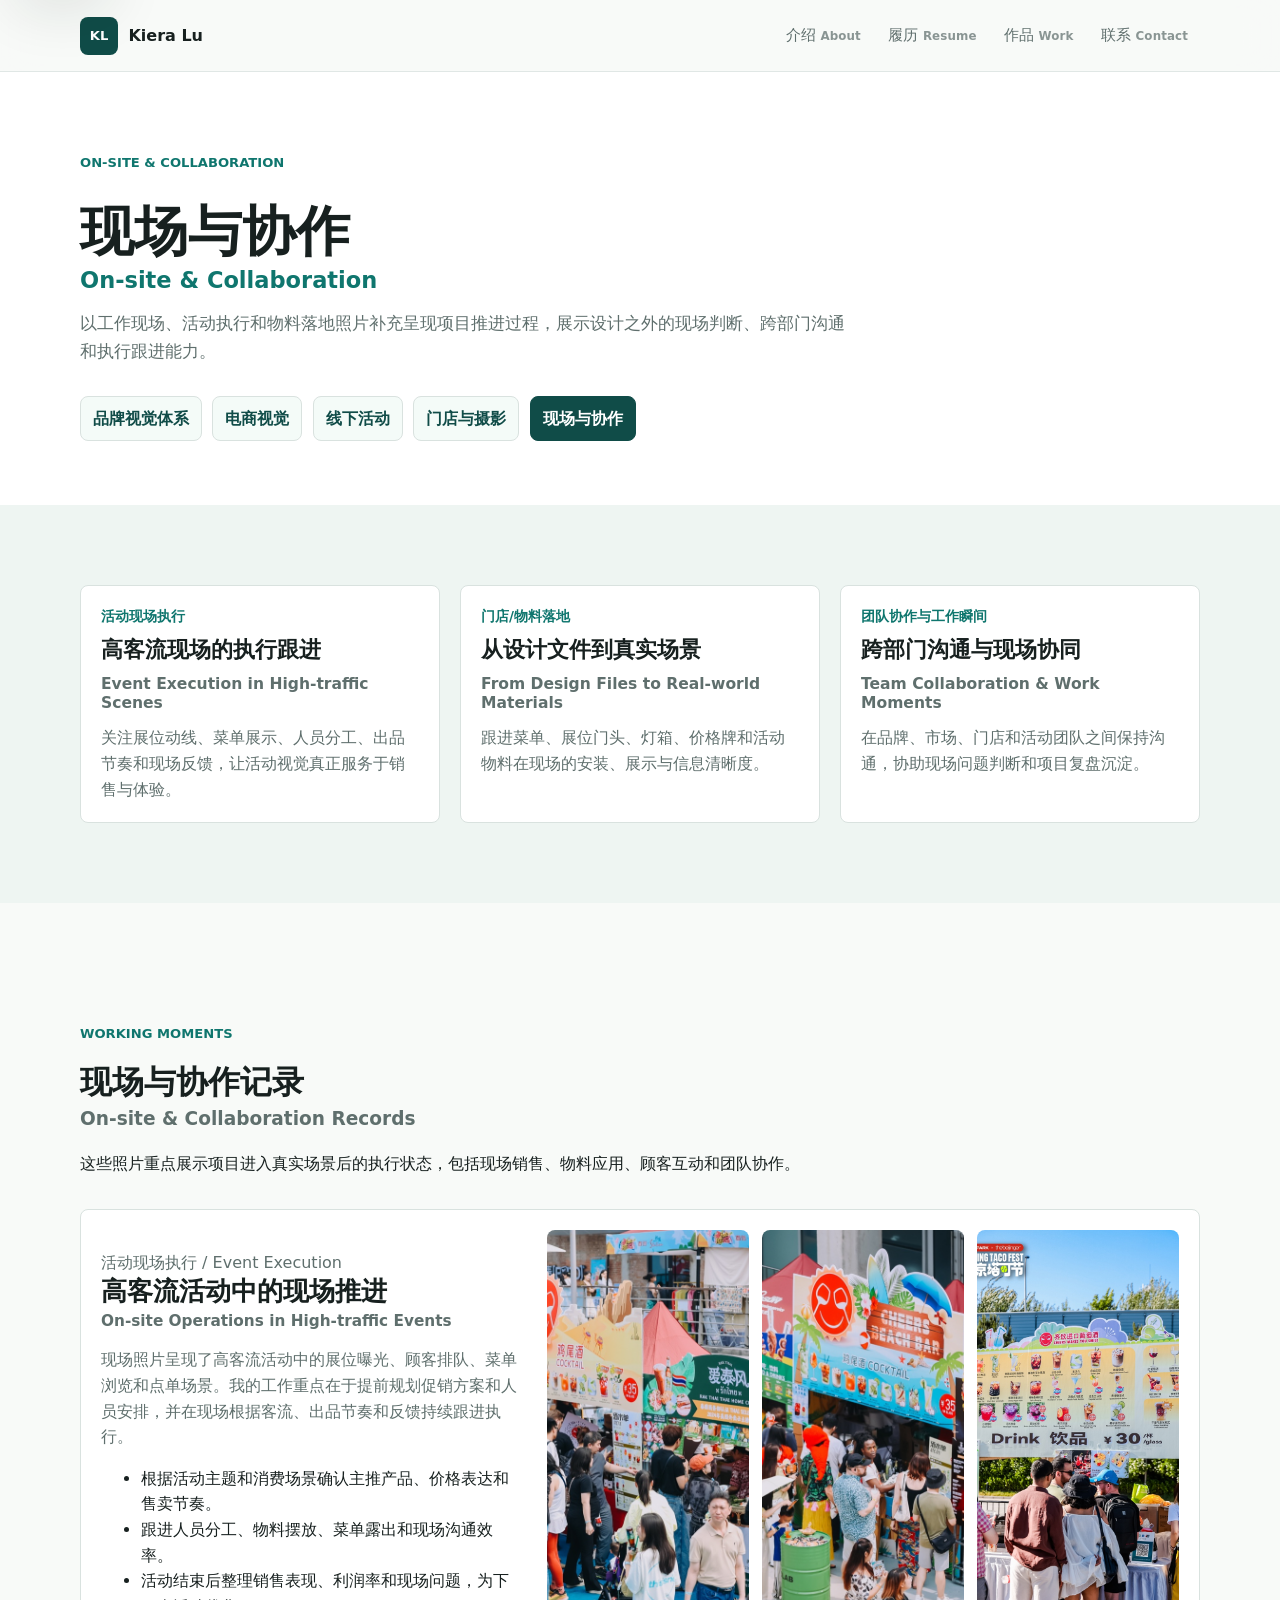
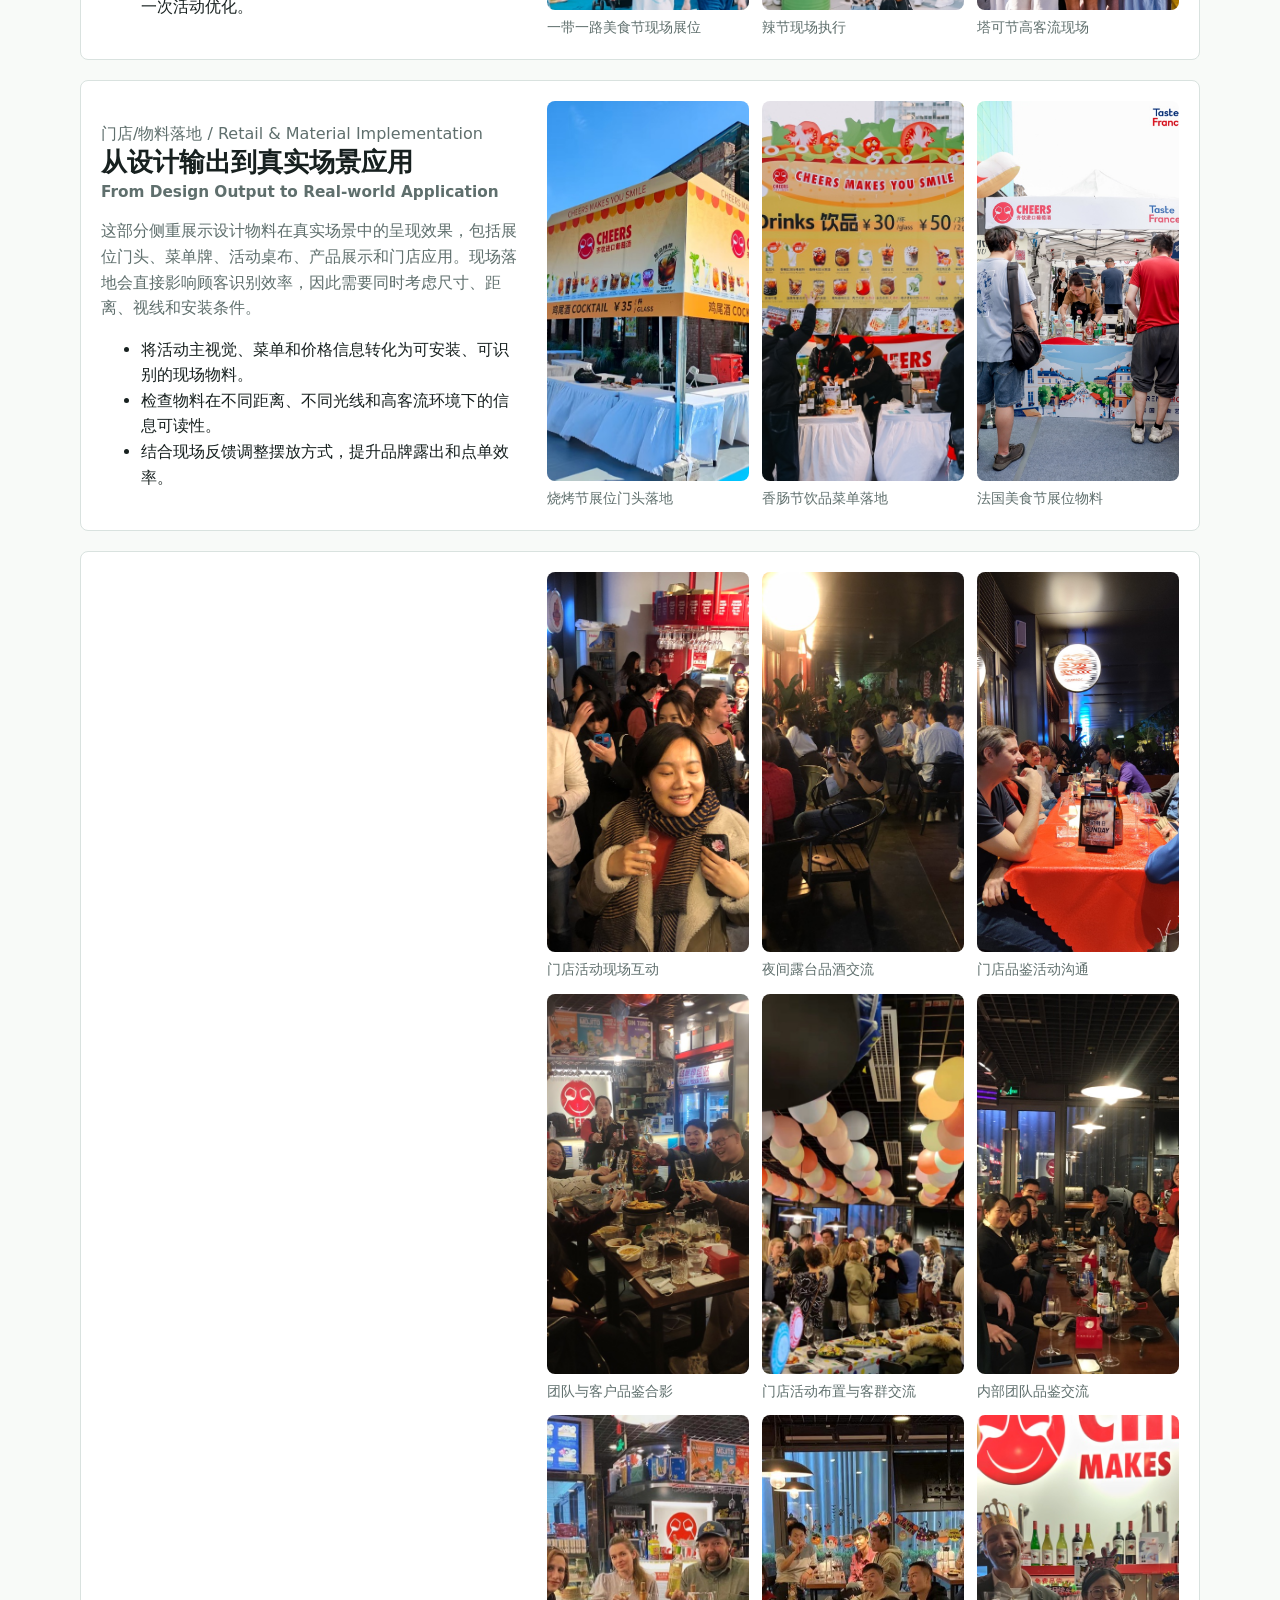
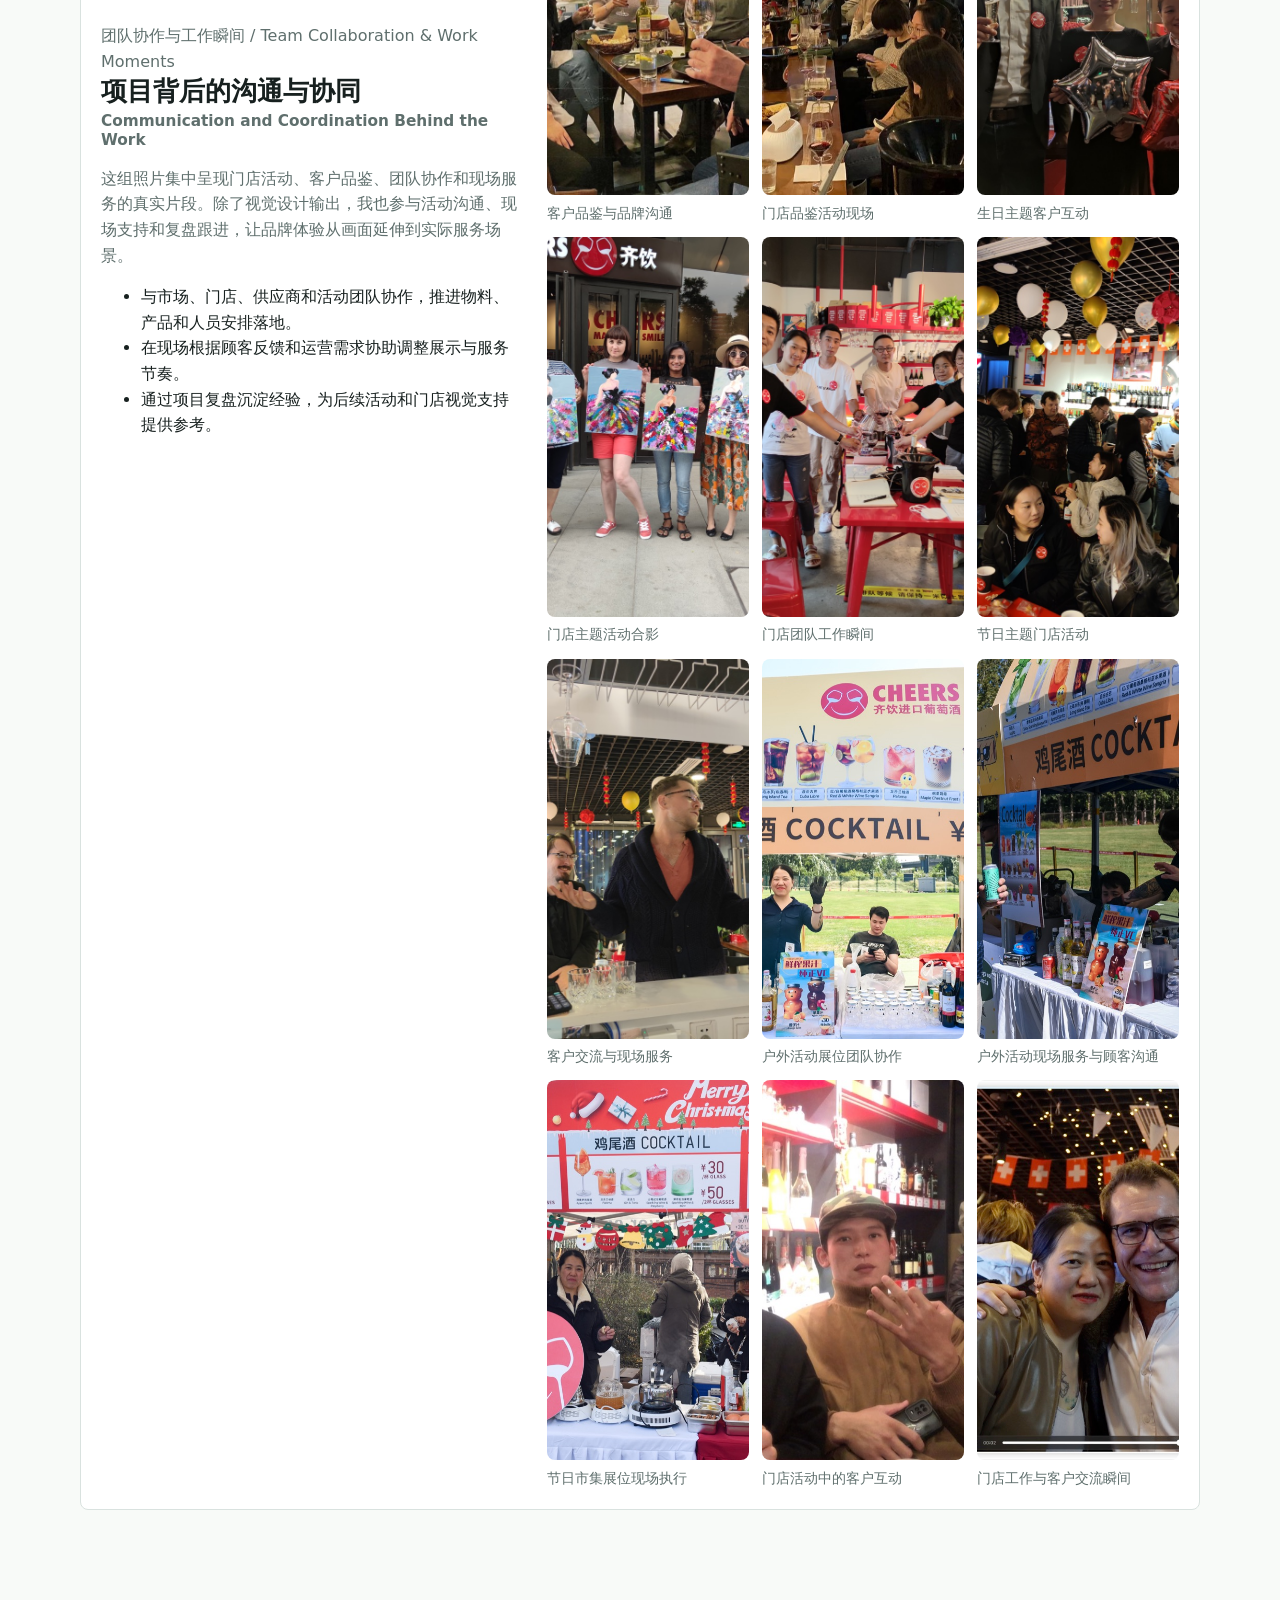
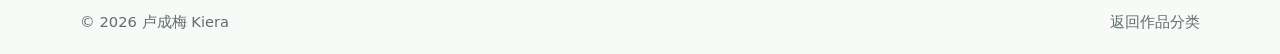
<file: onsite-collaboration.html>
<!doctype html>
<html lang="zh-CN">
  <head>
    <meta charset="utf-8" />
    <meta name="viewport" content="width=device-width, initial-scale=1" />
    <title>现场与协作 - 卢成梅 Kiera</title>
    <meta
      name="description"
      content="卢成梅 Kiera 的现场与协作照片分类，呈现活动现场执行、门店与物料落地、团队协作与工作瞬间。"
    />
    <link rel="stylesheet" href="styles.css" />
  </head>
  <body>
    <a class="skip-link" href="#main">跳到正文</a>

    <header class="site-header" data-header>
      <a class="brand" href="index.html#home" aria-label="回到首页">
        <span class="brand-mark" aria-hidden="true">KL</span>
        <span>Kiera Lu</span>
      </a>
      <nav class="site-nav" aria-label="主导航">
        <a href="index.html#about">介绍<span lang="en">About</span></a>
        <a href="index.html#resume">履历<span lang="en">Resume</span></a>
        <a href="index.html#work">作品<span lang="en">Work</span></a>
        <a href="index.html#contact">联系<span lang="en">Contact</span></a>
      </nav>
    </header>

    <main id="main">
      <section class="page-hero">
        <div class="section-inner page-hero-inner">
          <p class="section-kicker">On-site &amp; Collaboration</p>
          <h1>现场与协作<span class="title-en">On-site &amp; Collaboration</span></h1>
          <p>
            以工作现场、活动执行和物料落地照片补充呈现项目推进过程，展示设计之外的现场判断、跨部门沟通和执行跟进能力。
          </p>
          <div class="category-links" aria-label="作品分类">
            <a href="brand-visual.html">品牌视觉体系</a>
            <a href="ecommerce-visual.html">电商视觉</a>
            <a href="offline-events.html">线下活动</a>
            <a href="retail-photography.html">门店与摄影</a>
            <a class="is-current" href="onsite-collaboration.html">现场与协作</a>
          </div>
        </div>
      </section>

      <section class="section work-band">
        <div class="section-inner">
          <div class="detail-grid">
            <article class="detail-card">
              <p>活动现场执行</p>
              <h2>高客流现场的执行跟进<span class="title-en">Event Execution in High-traffic Scenes</span></h2>
              <span>关注展位动线、菜单展示、人员分工、出品节奏和现场反馈，让活动视觉真正服务于销售与体验。</span>
            </article>
            <article class="detail-card">
              <p>门店/物料落地</p>
              <h2>从设计文件到真实场景<span class="title-en">From Design Files to Real-world Materials</span></h2>
              <span>跟进菜单、展位门头、灯箱、价格牌和活动物料在现场的安装、展示与信息清晰度。</span>
            </article>
            <article class="detail-card">
              <p>团队协作与工作瞬间</p>
              <h2>跨部门沟通与现场协同<span class="title-en">Team Collaboration &amp; Work Moments</span></h2>
              <span>在品牌、市场、门店和活动团队之间保持沟通，协助现场问题判断和项目复盘沉淀。</span>
            </article>
          </div>
        </div>
      </section>

      <section class="section">
        <div class="section-inner">
          <div class="case-category-heading event-case-heading">
            <p class="section-kicker">Working Moments</p>
            <h2>现场与协作记录<span class="title-en">On-site &amp; Collaboration Records</span></h2>
            <p>
              这些照片重点展示项目进入真实场景后的执行状态，包括现场销售、物料应用、顾客互动和团队协作。
            </p>
          </div>

          <div class="case-stack">
            <article class="case-study">
              <div class="case-copy">
                <p class="case-kicker">活动现场执行 / Event Execution</p>
                <h2>高客流活动中的现场推进<span class="title-en">On-site Operations in High-traffic Events</span></h2>
                <p>
                  现场照片呈现了高客流活动中的展位曝光、顾客排队、菜单浏览和点单场景。我的工作重点在于提前规划促销方案和人员安排，并在现场根据客流、出品节奏和反馈持续跟进执行。
                </p>
                <ul>
                  <li>根据活动主题和消费场景确认主推产品、价格表达和售卖节奏。</li>
                  <li>跟进人员分工、物料摆放、菜单露出和现场沟通效率。</li>
                  <li>活动结束后整理销售表现、利润率和现场问题，为下一次活动优化。</li>
                </ul>
              </div>
              <div class="case-gallery gallery-event-live" aria-label="活动现场执行照片">
                <figure>
                  <img
                    src="assets/works/event-belt-road-live-01.jpg"
                    data-full="assets/works/event-belt-road-live-01-full.jpg"
                    alt="一带一路美食节现场展位"
                  />
                  <figcaption>一带一路美食节现场展位</figcaption>
                </figure>
                <figure>
                  <img
                    src="assets/works/event-spicy-live-01.jpg"
                    data-full="assets/works/event-spicy-live-01-full.jpg"
                    alt="辣节现场执行"
                  />
                  <figcaption>辣节现场执行</figcaption>
                </figure>
                <figure>
                  <img
                    src="assets/works/event-taco-live-02.jpg"
                    data-full="assets/works/event-taco-live-02-full.jpg"
                    alt="塔可节高客流现场"
                  />
                  <figcaption>塔可节高客流现场</figcaption>
                </figure>
              </div>
            </article>

            <article class="case-study">
              <div class="case-copy">
                <p class="case-kicker">门店/物料落地 / Retail &amp; Material Implementation</p>
                <h2>从设计输出到真实场景应用<span class="title-en">From Design Output to Real-world Application</span></h2>
                <p>
                  这部分侧重展示设计物料在真实场景中的呈现效果，包括展位门头、菜单牌、活动桌布、产品展示和门店应用。现场落地会直接影响顾客识别效率，因此需要同时考虑尺寸、距离、视线和安装条件。
                </p>
                <ul>
                  <li>将活动主视觉、菜单和价格信息转化为可安装、可识别的现场物料。</li>
                  <li>检查物料在不同距离、不同光线和高客流环境下的信息可读性。</li>
                  <li>结合现场反馈调整摆放方式，提升品牌露出和点单效率。</li>
                </ul>
              </div>
              <div class="case-gallery gallery-event-live" aria-label="门店与物料落地照片">
                <figure>
                  <img
                    src="assets/works/event-bbq-2025-live-01.jpg"
                    data-full="assets/works/event-bbq-2025-live-01-full.jpg"
                    alt="烧烤节展位门头落地"
                  />
                  <figcaption>烧烤节展位门头落地</figcaption>
                </figure>
                <figure>
                  <img
                    src="assets/works/event-sausage-2025-live-03.jpg"
                    data-full="assets/works/event-sausage-2025-live-03-full.jpg"
                    alt="香肠节饮品菜单落地"
                  />
                  <figcaption>香肠节饮品菜单落地</figcaption>
                </figure>
                <figure>
                  <img
                    src="assets/works/event-taste-france-live-01.jpg"
                    data-full="assets/works/event-taste-france-live-01-full.jpg"
                    alt="法国美食节展位物料"
                  />
                  <figcaption>法国美食节展位物料</figcaption>
                </figure>
              </div>
            </article>

            <article class="case-study">
              <div class="case-copy">
                <p class="case-kicker">团队协作与工作瞬间 / Team Collaboration &amp; Work Moments</p>
                <h2>项目背后的沟通与协同<span class="title-en">Communication and Coordination Behind the Work</span></h2>
                <p>
                  这组照片集中呈现门店活动、客户品鉴、团队协作和现场服务的真实片段。除了视觉设计输出，我也参与活动沟通、现场支持和复盘跟进，让品牌体验从画面延伸到实际服务场景。
                </p>
                <ul>
                  <li>与市场、门店、供应商和活动团队协作，推进物料、产品和人员安排落地。</li>
                  <li>在现场根据顾客反馈和运营需求协助调整展示与服务节奏。</li>
                  <li>通过项目复盘沉淀经验，为后续活动和门店视觉支持提供参考。</li>
                </ul>
              </div>
              <div class="case-gallery gallery-event-live gallery-team-moments" aria-label="团队协作与工作瞬间照片">
                <figure>
                  <img
                    src="assets/works/onsite-team-01.jpg"
                    data-full="assets/works/onsite-team-01-full.jpg"
                    alt="门店活动现场互动"
                  />
                  <figcaption>门店活动现场互动</figcaption>
                </figure>
                <figure>
                  <img
                    src="assets/works/onsite-team-02.jpg"
                    data-full="assets/works/onsite-team-02-full.jpg"
                    alt="夜间露台品酒交流"
                  />
                  <figcaption>夜间露台品酒交流</figcaption>
                </figure>
                <figure>
                  <img
                    src="assets/works/onsite-team-03.jpg"
                    data-full="assets/works/onsite-team-03-full.jpg"
                    alt="门店品鉴活动沟通"
                  />
                  <figcaption>门店品鉴活动沟通</figcaption>
                </figure>
                <figure>
                  <img
                    src="assets/works/onsite-team-04.jpg"
                    data-full="assets/works/onsite-team-04-full.jpg"
                    alt="团队与客户品鉴合影"
                  />
                  <figcaption>团队与客户品鉴合影</figcaption>
                </figure>
                <figure>
                  <img
                    src="assets/works/onsite-team-05.jpg"
                    data-full="assets/works/onsite-team-05-full.jpg"
                    alt="门店活动布置与客群交流"
                  />
                  <figcaption>门店活动布置与客群交流</figcaption>
                </figure>
                <figure>
                  <img
                    src="assets/works/onsite-team-06.jpg"
                    data-full="assets/works/onsite-team-06-full.jpg"
                    alt="内部团队品鉴交流"
                  />
                  <figcaption>内部团队品鉴交流</figcaption>
                </figure>
                <figure>
                  <img
                    src="assets/works/onsite-team-07.jpg"
                    data-full="assets/works/onsite-team-07-full.jpg"
                    alt="客户品鉴与品牌沟通"
                  />
                  <figcaption>客户品鉴与品牌沟通</figcaption>
                </figure>
                <figure>
                  <img
                    src="assets/works/onsite-team-08.jpg"
                    data-full="assets/works/onsite-team-08-full.jpg"
                    alt="门店品鉴活动现场"
                  />
                  <figcaption>门店品鉴活动现场</figcaption>
                </figure>
                <figure>
                  <img
                    src="assets/works/onsite-team-09.jpg"
                    data-full="assets/works/onsite-team-09-full.jpg"
                    alt="生日主题客户互动"
                  />
                  <figcaption>生日主题客户互动</figcaption>
                </figure>
                <figure>
                  <img
                    src="assets/works/onsite-team-10.jpg"
                    data-full="assets/works/onsite-team-10-full.jpg"
                    alt="门店主题活动合影"
                  />
                  <figcaption>门店主题活动合影</figcaption>
                </figure>
                <figure>
                  <img
                    src="assets/works/onsite-team-11.jpg"
                    data-full="assets/works/onsite-team-11-full.jpg"
                    alt="门店团队工作瞬间"
                  />
                  <figcaption>门店团队工作瞬间</figcaption>
                </figure>
                <figure>
                  <img
                    src="assets/works/onsite-team-12.jpg"
                    data-full="assets/works/onsite-team-12-full.jpg"
                    alt="节日主题门店活动"
                  />
                  <figcaption>节日主题门店活动</figcaption>
                </figure>
                <figure>
                  <img
                    src="assets/works/onsite-team-13.jpg"
                    data-full="assets/works/onsite-team-13-full.jpg"
                    alt="客户交流与现场服务"
                  />
                  <figcaption>客户交流与现场服务</figcaption>
                </figure>
                <figure>
                  <img
                    src="assets/works/onsite-team-14.jpg"
                    data-full="assets/works/onsite-team-14-full.jpg"
                    alt="户外活动展位团队协作"
                  />
                  <figcaption>户外活动展位团队协作</figcaption>
                </figure>
                <figure>
                  <img
                    src="assets/works/onsite-team-15.jpg"
                    data-full="assets/works/onsite-team-15-full.jpg"
                    alt="户外活动现场服务与顾客沟通"
                  />
                  <figcaption>户外活动现场服务与顾客沟通</figcaption>
                </figure>
                <figure>
                  <img
                    src="assets/works/onsite-team-16.jpg"
                    data-full="assets/works/onsite-team-16-full.jpg"
                    alt="节日市集展位现场执行"
                  />
                  <figcaption>节日市集展位现场执行</figcaption>
                </figure>
                <figure>
                  <img
                    src="assets/works/onsite-team-17.jpg"
                    data-full="assets/works/onsite-team-17-full.jpg"
                    alt="门店活动中的客户互动"
                  />
                  <figcaption>门店活动中的客户互动</figcaption>
                </figure>
                <figure>
                  <img
                    src="assets/works/onsite-team-18.jpg"
                    data-full="assets/works/onsite-team-18-full.jpg"
                    alt="门店工作与客户交流瞬间"
                  />
                  <figcaption>门店工作与客户交流瞬间</figcaption>
                </figure>
              </div>
            </article>
          </div>
        </div>
      </section>
    </main>

    <footer class="site-footer">
      <span>© <span data-year></span> 卢成梅 Kiera</span>
      <a href="index.html#work">返回作品分类</a>
    </footer>

    <script src="script.js"></script>
  </body>
</html>
</file>
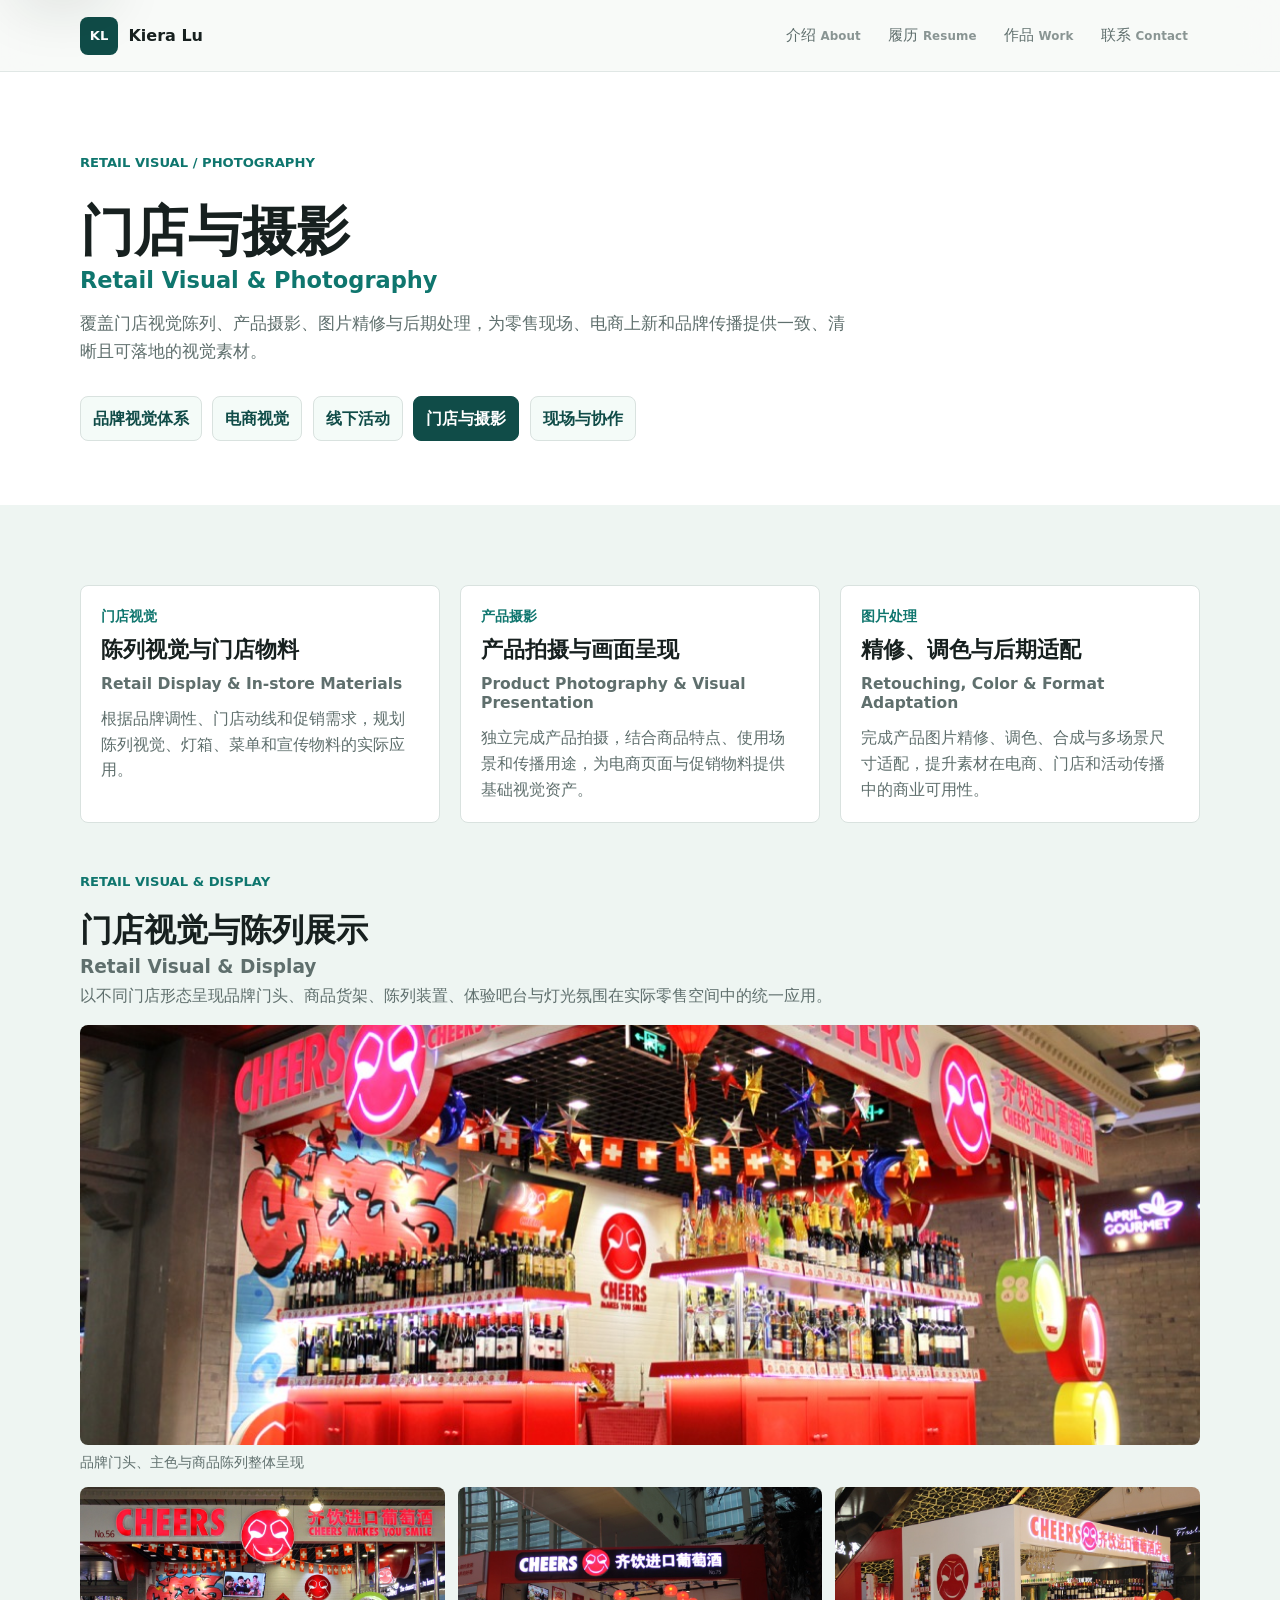
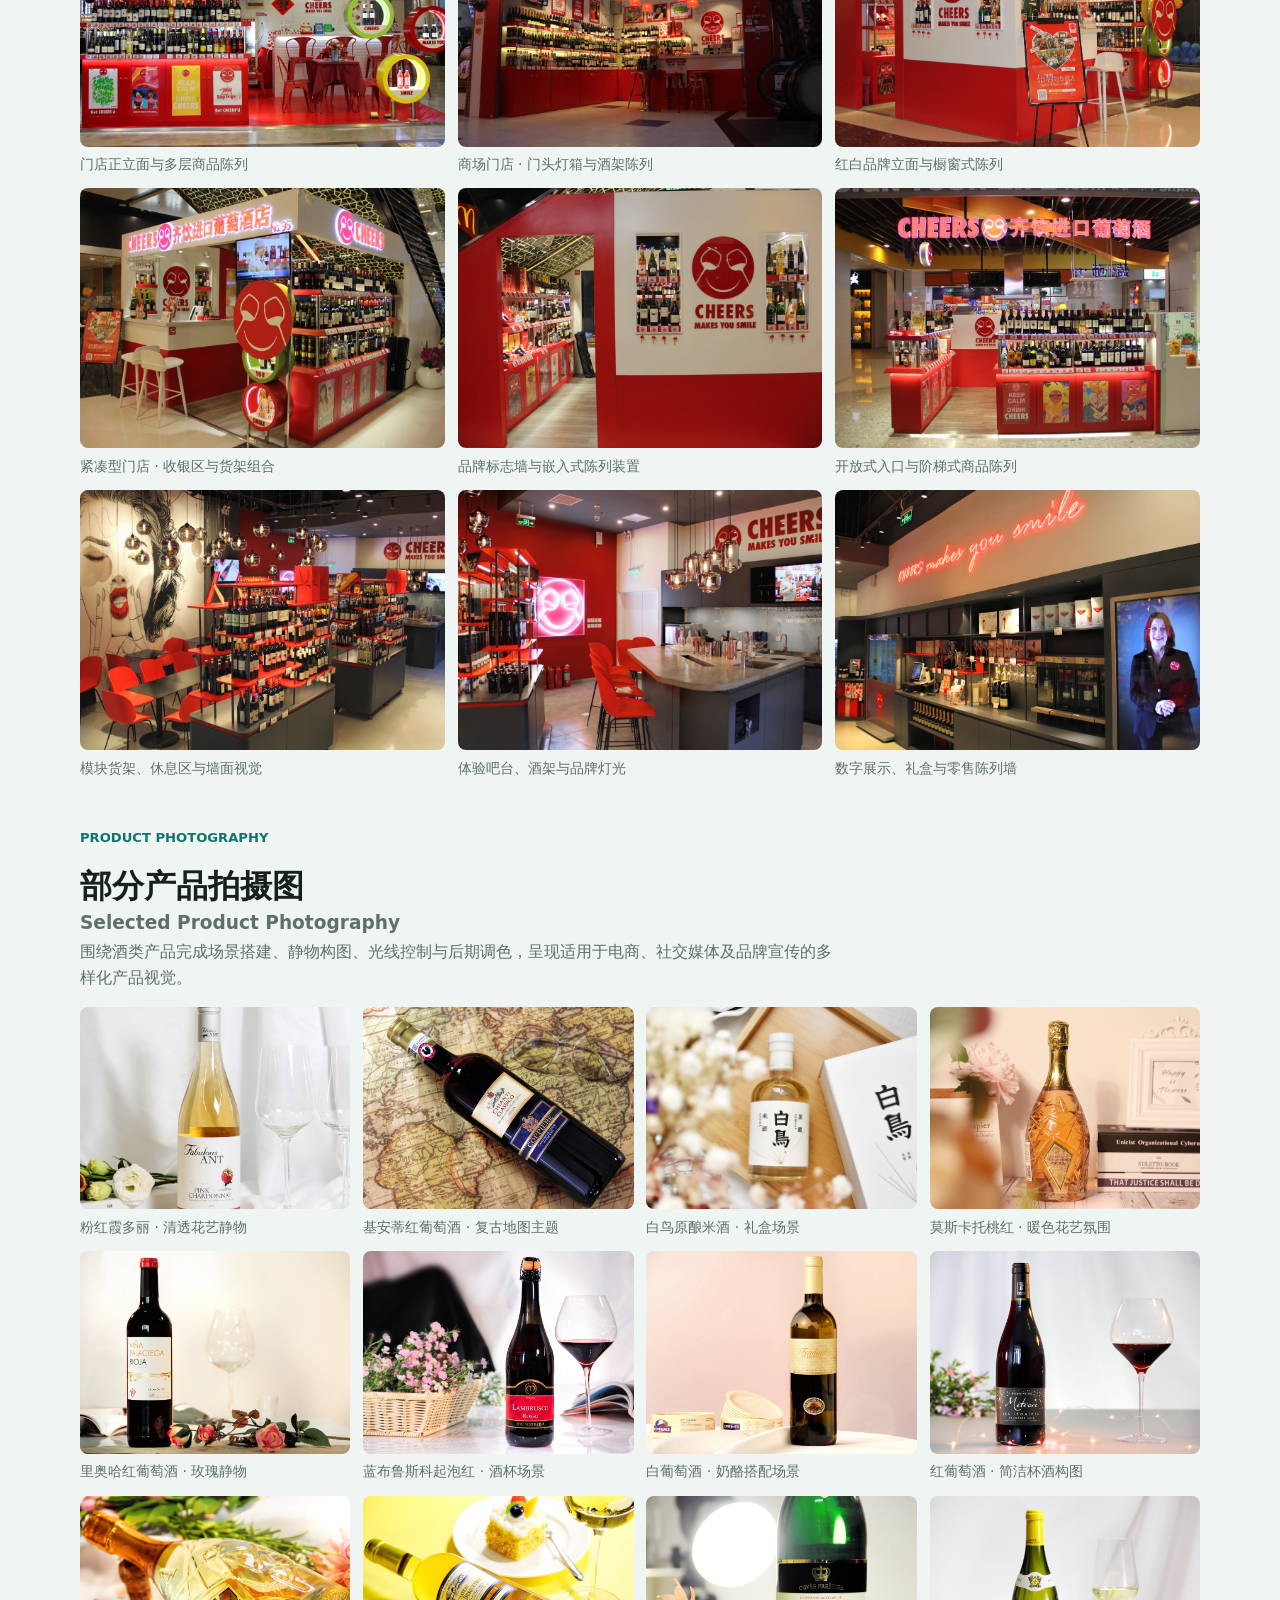
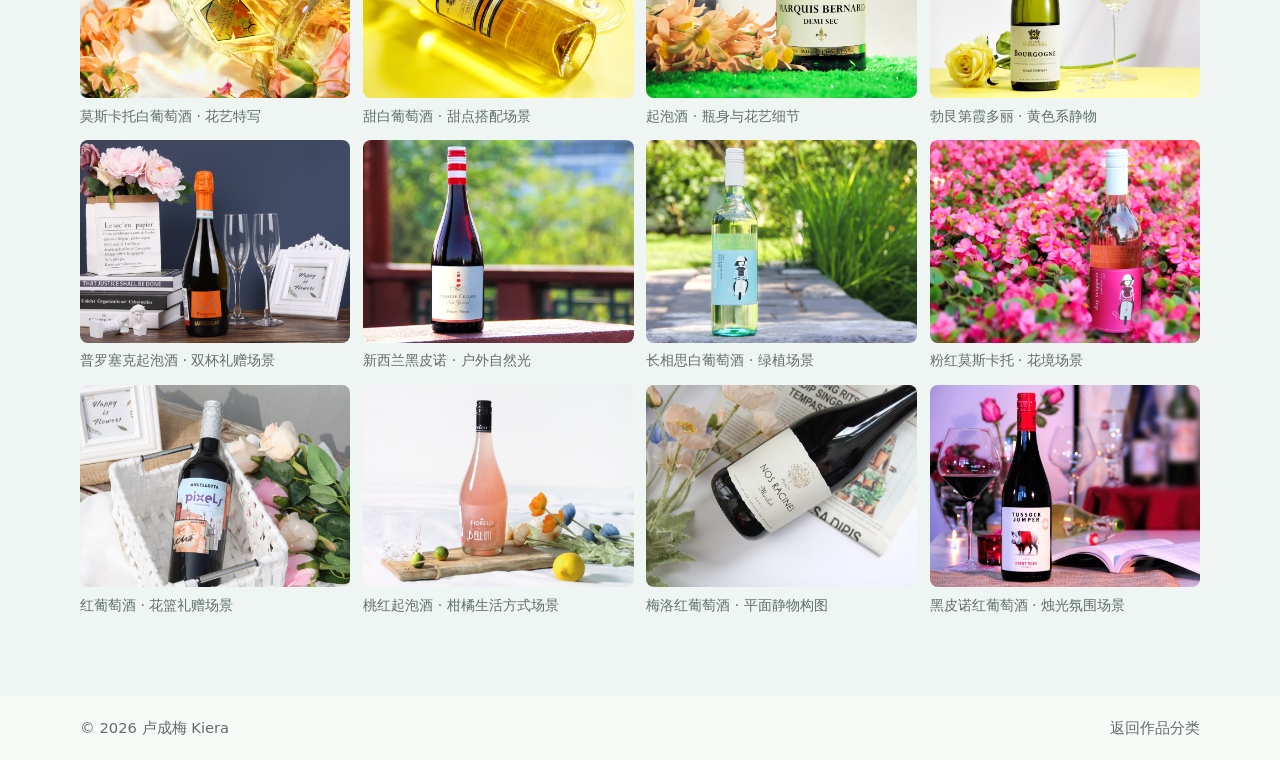
<file: retail-photography.html>
<!doctype html>
<html lang="zh-CN">
  <head>
    <meta charset="utf-8" />
    <meta name="viewport" content="width=device-width, initial-scale=1" />
    <title>门店与摄影 - 卢成梅 Kiera</title>
    <meta
      name="description"
      content="卢成梅 Kiera 的门店与摄影作品分类，覆盖门店视觉陈列、产品摄影、图片精修与后期处理。"
    />
    <link rel="stylesheet" href="styles.css" />
  </head>
  <body>
    <a class="skip-link" href="#main">跳到正文</a>

    <header class="site-header" data-header>
      <a class="brand" href="index.html#home" aria-label="回到首页">
        <span class="brand-mark" aria-hidden="true">KL</span>
        <span>Kiera Lu</span>
      </a>
      <nav class="site-nav" aria-label="主导航">
        <a href="index.html#about">介绍<span lang="en">About</span></a>
        <a href="index.html#resume">履历<span lang="en">Resume</span></a>
        <a href="index.html#work">作品<span lang="en">Work</span></a>
        <a href="index.html#contact">联系<span lang="en">Contact</span></a>
      </nav>
    </header>

    <main id="main">
      <section class="page-hero">
        <div class="section-inner page-hero-inner">
          <p class="section-kicker">Retail Visual / Photography</p>
          <h1>门店与摄影<span class="title-en">Retail Visual &amp; Photography</span></h1>
          <p>
            覆盖门店视觉陈列、产品摄影、图片精修与后期处理，为零售现场、电商上新和品牌传播提供一致、清晰且可落地的视觉素材。
          </p>
          <div class="category-links" aria-label="作品分类">
            <a href="brand-visual.html">品牌视觉体系</a>
            <a href="ecommerce-visual.html">电商视觉</a>
            <a href="offline-events.html">线下活动</a>
            <a class="is-current" href="retail-photography.html">门店与摄影</a>
            <a href="onsite-collaboration.html">现场与协作</a>
          </div>
        </div>
      </section>

      <section class="section work-band">
        <div class="section-inner">
          <div class="detail-grid">
            <article class="detail-card">
              <p>门店视觉</p>
              <h2>陈列视觉与门店物料<span class="title-en">Retail Display &amp; In-store Materials</span></h2>
              <span>根据品牌调性、门店动线和促销需求，规划陈列视觉、灯箱、菜单和宣传物料的实际应用。</span>
            </article>
            <article class="detail-card">
              <p>产品摄影</p>
              <h2>产品拍摄与画面呈现<span class="title-en">Product Photography &amp; Visual Presentation</span></h2>
              <span>独立完成产品拍摄，结合商品特点、使用场景和传播用途，为电商页面与促销物料提供基础视觉资产。</span>
            </article>
            <article class="detail-card">
              <p>图片处理</p>
              <h2>精修、调色与后期适配<span class="title-en">Retouching, Color &amp; Format Adaptation</span></h2>
              <span>完成产品图片精修、调色、合成与多场景尺寸适配，提升素材在电商、门店和活动传播中的商业可用性。</span>
            </article>
          </div>

          <div class="case-category-heading retail-gallery-heading">
            <p class="section-kicker">Retail Visual &amp; Display</p>
            <h2 id="retail-visual-gallery-title">
              门店视觉与陈列展示<span class="title-en">Retail Visual &amp; Display</span>
            </h2>
            <span>以不同门店形态呈现品牌门头、商品货架、陈列装置、体验吧台与灯光氛围在实际零售空间中的统一应用。</span>
          </div>

          <div
            class="case-gallery gallery-retail-visual"
            aria-labelledby="retail-visual-gallery-title"
          >
            <figure>
              <img
                src="assets/works/retail-visual-01.jpg"
                data-full="assets/works/retail-visual-01-full.jpg"
                alt="CHEERS 门店红色品牌门头与商品陈列整体视觉"
                loading="lazy"
              />
              <figcaption>品牌门头、主色与商品陈列整体呈现</figcaption>
            </figure>
            <figure>
              <img
                src="assets/works/retail-visual-02.jpg"
                data-full="assets/works/retail-visual-02-full.jpg"
                alt="CHEERS 门店正立面与多层酒品陈列"
                loading="lazy"
              />
              <figcaption>门店正立面与多层商品陈列</figcaption>
            </figure>
            <figure>
              <img
                src="assets/works/retail-visual-03.jpg"
                data-full="assets/works/retail-visual-03-full.jpg"
                alt="商场内 CHEERS 门店门头灯箱与酒架陈列"
                loading="lazy"
              />
              <figcaption>商场门店 · 门头灯箱与酒架陈列</figcaption>
            </figure>
            <figure>
              <img
                src="assets/works/retail-visual-04.jpg"
                data-full="assets/works/retail-visual-04-full.jpg"
                alt="红白品牌门店侧立面与橱窗式产品陈列"
                loading="lazy"
              />
              <figcaption>红白品牌立面与橱窗式陈列</figcaption>
            </figure>
            <figure>
              <img
                src="assets/works/retail-visual-05.jpg"
                data-full="assets/works/retail-visual-05-full.jpg"
                alt="紧凑型门店收银区与商品货架视觉"
                loading="lazy"
              />
              <figcaption>紧凑型门店 · 收银区与货架组合</figcaption>
            </figure>
            <figure>
              <img
                src="assets/works/retail-visual-06.jpg"
                data-full="assets/works/retail-visual-06-full.jpg"
                alt="门店品牌标志墙与嵌入式酒品陈列装置"
                loading="lazy"
              />
              <figcaption>品牌标志墙与嵌入式陈列装置</figcaption>
            </figure>
            <figure>
              <img
                src="assets/works/retail-visual-07.jpg"
                data-full="assets/works/retail-visual-07-full.jpg"
                alt="开放式门店入口与阶梯式商品陈列"
                loading="lazy"
              />
              <figcaption>开放式入口与阶梯式商品陈列</figcaption>
            </figure>
            <figure>
              <img
                src="assets/works/retail-visual-08.jpg"
                data-full="assets/works/retail-visual-08-full.jpg"
                alt="门店内部红色模块货架、座椅和墙面插画"
                loading="lazy"
              />
              <figcaption>模块货架、休息区与墙面视觉</figcaption>
            </figure>
            <figure>
              <img
                src="assets/works/retail-visual-09.jpg"
                data-full="assets/works/retail-visual-09-full.jpg"
                alt="门店体验吧台、酒架与品牌灯光装置"
                loading="lazy"
              />
              <figcaption>体验吧台、酒架与品牌灯光</figcaption>
            </figure>
            <figure>
              <img
                src="assets/works/retail-visual-10.jpg"
                data-full="assets/works/retail-visual-10-full.jpg"
                alt="门店数字展示屏、礼盒与零售陈列墙"
                loading="lazy"
              />
              <figcaption>数字展示、礼盒与零售陈列墙</figcaption>
            </figure>
          </div>

          <div class="case-category-heading product-gallery-heading">
            <p class="section-kicker">Product Photography</p>
            <h2 id="product-photography-gallery-title">
              部分产品拍摄图<span class="title-en">Selected Product Photography</span>
            </h2>
            <span>围绕酒类产品完成场景搭建、静物构图、光线控制与后期调色，呈现适用于电商、社交媒体及品牌宣传的多样化产品视觉。</span>
          </div>

          <div
            class="case-gallery gallery-product-photography"
            aria-labelledby="product-photography-gallery-title"
          >
            <figure>
              <img
                src="assets/works/product-photo-01.jpg"
                data-full="assets/works/product-photo-01-full.jpg"
                alt="粉红霞多丽葡萄酒与白色花艺静物场景"
                loading="lazy"
              />
              <figcaption>粉红霞多丽 · 清透花艺静物</figcaption>
            </figure>
            <figure>
              <img
                src="assets/works/product-photo-02.jpg"
                data-full="assets/works/product-photo-02-full.jpg"
                alt="基安蒂红葡萄酒与复古地图平面摄影"
                loading="lazy"
              />
              <figcaption>基安蒂红葡萄酒 · 复古地图主题</figcaption>
            </figure>
            <figure>
              <img
                src="assets/works/product-photo-03.jpg"
                data-full="assets/works/product-photo-03-full.jpg"
                alt="白鸟原酿米酒与礼盒场景摄影"
                loading="lazy"
              />
              <figcaption>白鸟原酿米酒 · 礼盒场景</figcaption>
            </figure>
            <figure>
              <img
                src="assets/works/product-photo-04.jpg"
                data-full="assets/works/product-photo-04-full.jpg"
                alt="莫斯卡托桃红葡萄酒暖色花艺场景"
                loading="lazy"
              />
              <figcaption>莫斯卡托桃红 · 暖色花艺氛围</figcaption>
            </figure>
            <figure>
              <img
                src="assets/works/product-photo-05.jpg"
                data-full="assets/works/product-photo-05-full.jpg"
                alt="里奥哈红葡萄酒与玫瑰静物摄影"
                loading="lazy"
              />
              <figcaption>里奥哈红葡萄酒 · 玫瑰静物</figcaption>
            </figure>
            <figure>
              <img
                src="assets/works/product-photo-06.jpg"
                data-full="assets/works/product-photo-06-full.jpg"
                alt="蓝布鲁斯科起泡红葡萄酒与酒杯场景"
                loading="lazy"
              />
              <figcaption>蓝布鲁斯科起泡红 · 酒杯场景</figcaption>
            </figure>
            <figure>
              <img
                src="assets/works/product-photo-07.jpg"
                data-full="assets/works/product-photo-07-full.jpg"
                alt="白葡萄酒与奶酪搭配的产品摄影"
                loading="lazy"
              />
              <figcaption>白葡萄酒 · 奶酪搭配场景</figcaption>
            </figure>
            <figure>
              <img
                src="assets/works/product-photo-08.jpg"
                data-full="assets/works/product-photo-08-full.jpg"
                alt="红葡萄酒与酒杯的简洁静物摄影"
                loading="lazy"
              />
              <figcaption>红葡萄酒 · 简洁杯酒构图</figcaption>
            </figure>
            <figure>
              <img
                src="assets/works/product-photo-09.jpg"
                data-full="assets/works/product-photo-09-full.jpg"
                alt="莫斯卡托白葡萄酒花艺细节摄影"
                loading="lazy"
              />
              <figcaption>莫斯卡托白葡萄酒 · 花艺特写</figcaption>
            </figure>
            <figure>
              <img
                src="assets/works/product-photo-10.jpg"
                data-full="assets/works/product-photo-10-full.jpg"
                alt="甜白葡萄酒与蛋糕的明黄色场景摄影"
                loading="lazy"
              />
              <figcaption>甜白葡萄酒 · 甜点搭配场景</figcaption>
            </figure>
            <figure>
              <img
                src="assets/works/product-photo-11.jpg"
                data-full="assets/works/product-photo-11-full.jpg"
                alt="起泡酒瓶身与花艺细节摄影"
                loading="lazy"
              />
              <figcaption>起泡酒 · 瓶身与花艺细节</figcaption>
            </figure>
            <figure>
              <img
                src="assets/works/product-photo-12.jpg"
                data-full="assets/works/product-photo-12-full.jpg"
                alt="勃艮第霞多丽白葡萄酒与黄色玫瑰静物"
                loading="lazy"
              />
              <figcaption>勃艮第霞多丽 · 黄色系静物</figcaption>
            </figure>
            <figure>
              <img
                src="assets/works/product-photo-13.jpg"
                data-full="assets/works/product-photo-13-full.jpg"
                alt="普罗塞克起泡酒与双杯深色背景场景"
                loading="lazy"
              />
              <figcaption>普罗塞克起泡酒 · 双杯礼赠场景</figcaption>
            </figure>
            <figure>
              <img
                src="assets/works/product-photo-14.jpg"
                data-full="assets/works/product-photo-14-full.jpg"
                alt="新西兰黑皮诺葡萄酒户外自然光摄影"
                loading="lazy"
              />
              <figcaption>新西兰黑皮诺 · 户外自然光</figcaption>
            </figure>
            <figure>
              <img
                src="assets/works/product-photo-15.jpg"
                data-full="assets/works/product-photo-15-full.jpg"
                alt="长相思白葡萄酒户外绿植场景摄影"
                loading="lazy"
              />
              <figcaption>长相思白葡萄酒 · 绿植场景</figcaption>
            </figure>
            <figure>
              <img
                src="assets/works/product-photo-16.jpg"
                data-full="assets/works/product-photo-16-full.jpg"
                alt="粉红莫斯卡托葡萄酒花境场景摄影"
                loading="lazy"
              />
              <figcaption>粉红莫斯卡托 · 花境场景</figcaption>
            </figure>
            <figure>
              <img
                src="assets/works/product-photo-17.jpg"
                data-full="assets/works/product-photo-17-full.jpg"
                alt="红葡萄酒与花篮礼赠场景摄影"
                loading="lazy"
              />
              <figcaption>红葡萄酒 · 花篮礼赠场景</figcaption>
            </figure>
            <figure>
              <img
                src="assets/works/product-photo-18.jpg"
                data-full="assets/works/product-photo-18-full.jpg"
                alt="桃红起泡酒与柑橘生活方式场景摄影"
                loading="lazy"
              />
              <figcaption>桃红起泡酒 · 柑橘生活方式场景</figcaption>
            </figure>
            <figure>
              <img
                src="assets/works/product-photo-19.jpg"
                data-full="assets/works/product-photo-19-full.jpg"
                alt="梅洛红葡萄酒与花卉杂志平面静物"
                loading="lazy"
              />
              <figcaption>梅洛红葡萄酒 · 平面静物构图</figcaption>
            </figure>
            <figure>
              <img
                src="assets/works/product-photo-20.jpg"
                data-full="assets/works/product-photo-20-full.jpg"
                alt="黑皮诺红葡萄酒烛光氛围场景摄影"
                loading="lazy"
              />
              <figcaption>黑皮诺红葡萄酒 · 烛光氛围场景</figcaption>
            </figure>
          </div>
        </div>
      </section>
    </main>

    <footer class="site-footer">
      <span>© <span data-year></span> 卢成梅 Kiera</span>
      <a href="index.html#work">返回作品分类</a>
    </footer>

    <script src="script.js"></script>
  </body>
</html>
</file>
<file: styles.css>
:root {
  --ink: #17201f;
  --muted: #5f6f6d;
  --paper: #f8faf8;
  --surface: #ffffff;
  --line: #d9e2df;
  --teal: #0f766e;
  --teal-dark: #104c48;
  --amber: #c76e1d;
  --red: #bd3d35;
  --shadow: 0 22px 60px rgba(23, 32, 31, 0.14);
}

* {
  box-sizing: border-box;
}

html {
  scroll-behavior: smooth;
}

body {
  margin: 0;
  color: var(--ink);
  background: var(--paper);
  font-family:
    Inter, ui-sans-serif, system-ui, -apple-system, BlinkMacSystemFont, "Segoe UI",
    "PingFang SC", "Hiragino Sans GB", "Microsoft YaHei", sans-serif;
  line-height: 1.6;
  letter-spacing: 0;
}

img {
  max-width: 100%;
  display: block;
}

a {
  color: inherit;
}

.skip-link {
  position: absolute;
  left: 1rem;
  top: -4rem;
  z-index: 10;
  padding: 0.65rem 0.9rem;
  border-radius: 8px;
  background: var(--surface);
  box-shadow: var(--shadow);
  transition: top 160ms ease;
}

.skip-link:focus {
  top: 1rem;
}

.site-header {
  position: sticky;
  top: 0;
  z-index: 5;
  display: flex;
  align-items: center;
  justify-content: space-between;
  gap: 1rem;
  min-height: 72px;
  padding: 0.85rem max(1.25rem, calc((100vw - 1120px) / 2));
  background: rgba(248, 250, 248, 0.86);
  border-bottom: 1px solid rgba(217, 226, 223, 0.78);
  backdrop-filter: blur(18px);
}

.brand {
  display: inline-flex;
  align-items: center;
  gap: 0.65rem;
  font-weight: 800;
  text-decoration: none;
}

.brand-mark {
  display: inline-grid;
  width: 38px;
  height: 38px;
  place-items: center;
  border-radius: 8px;
  color: #ffffff;
  background: var(--teal-dark);
  font-size: 0.82rem;
}

.site-nav {
  display: flex;
  align-items: center;
  gap: 0.2rem;
}

.site-nav a {
  padding: 0.55rem 0.75rem;
  border-radius: 8px;
  color: var(--muted);
  font-size: 0.95rem;
  text-decoration: none;
}

.site-nav a span {
  margin-left: 0.3rem;
  font-size: 0.78em;
  font-weight: 700;
  letter-spacing: 0.01em;
  opacity: 0.72;
}

.site-nav a:hover,
.site-nav a.is-active {
  color: var(--ink);
  background: rgba(15, 118, 110, 0.1);
}

.site-nav a:hover span,
.site-nav a.is-active span {
  opacity: 1;
}

.hero {
  position: relative;
  min-height: 78svh;
  display: grid;
  align-items: end;
  overflow: hidden;
  color: #ffffff;
}

.hero-image,
.hero-shade {
  position: absolute;
  inset: 0;
  width: 100%;
  height: 100%;
}

.hero-image {
  object-fit: cover;
}

.hero-shade {
  background:
    linear-gradient(90deg, rgba(10, 20, 18, 0.8), rgba(10, 20, 18, 0.22)),
    linear-gradient(0deg, rgba(10, 20, 18, 0.44), rgba(10, 20, 18, 0.04));
}

.hero-content {
  position: relative;
  width: min(1120px, calc(100% - 2.5rem));
  margin: 0 auto;
  padding: 8rem 0 5rem;
}

.eyebrow,
.section-kicker {
  margin: 0 0 0.9rem;
  color: var(--teal);
  font-size: 0.82rem;
  font-weight: 800;
  text-transform: uppercase;
}

.hero .eyebrow {
  color: #bce7db;
}

.hero h1 {
  max-width: 760px;
  margin: 0;
  font-size: 4rem;
  line-height: 1.05;
}

.hero-subtitle {
  max-width: 620px;
  margin: 1.35rem 0 0;
  color: rgba(255, 255, 255, 0.86);
  font-size: 1.2rem;
}

.hero-actions {
  display: flex;
  flex-wrap: wrap;
  gap: 0.75rem;
  margin-top: 2rem;
}

.hero-metrics {
  display: flex;
  flex-wrap: wrap;
  gap: 0.75rem;
  margin-top: 1.8rem;
}

.hero-metrics span {
  display: inline-flex;
  align-items: center;
  min-height: 42px;
  padding: 0.55rem 0.75rem;
  border: 1px solid rgba(255, 255, 255, 0.28);
  border-radius: 8px;
  color: rgba(255, 255, 255, 0.88);
  background: rgba(255, 255, 255, 0.11);
  backdrop-filter: blur(14px);
}

.hero-metrics strong {
  margin-right: 0.28rem;
  color: #ffffff;
}

.button {
  display: inline-flex;
  align-items: center;
  min-height: 44px;
  padding: 0.7rem 1rem;
  border-radius: 8px;
  font-weight: 800;
  text-decoration: none;
}

.button.primary {
  color: var(--ink);
  background: #ffffff;
}

.button.secondary {
  color: #ffffff;
  border: 1px solid rgba(255, 255, 255, 0.54);
}

.section {
  padding: 5rem 0;
}

.section-inner {
  width: min(1120px, calc(100% - 2.5rem));
  margin: 0 auto;
}

.intro-band {
  background: var(--surface);
}

.about-layout,
.contact-layout {
  display: grid;
  gap: 3rem;
  align-items: start;
}

.about-layout {
  grid-template-columns: minmax(280px, 0.68fr) minmax(0, 1.32fr);
}

.contact-layout {
  grid-template-columns: minmax(0, 0.9fr) minmax(0, 1.1fr);
}

.about-heading {
  align-items: center;
}

.about-heading .section-kicker {
  margin-bottom: 0.65rem;
}

.video-meta {
  display: flex;
  align-items: center;
  gap: 0.65rem;
  margin: 0;
  color: var(--muted);
  font-size: 0.88rem;
  font-weight: 750;
  letter-spacing: 0.03em;
  text-transform: uppercase;
}

.video-meta span {
  padding: 0.3rem 0.55rem;
  border: 1px solid var(--line);
  border-radius: 999px;
  color: var(--teal-dark);
  background: rgba(255, 255, 255, 0.72);
  font-size: 0.78rem;
}

.intro-video-card {
  width: 100%;
  max-width: 420px;
  margin: 0;
  padding: 0.75rem;
  border: 1px solid var(--line);
  border-radius: 14px;
  background: var(--surface);
  box-shadow: var(--shadow);
}

.intro-video {
  display: block;
  width: 100%;
  aspect-ratio: 9 / 16;
  border-radius: 8px;
  background: var(--ink);
  object-fit: cover;
}

.intro-video-card figcaption {
  margin: 0;
  padding: 0.85rem 0.35rem 0.2rem;
  color: var(--muted);
  font-size: 0.9rem;
  line-height: 1.55;
}

.about-content {
  display: grid;
  gap: 1.4rem;
}

.section h2 {
  margin: 0;
  font-size: 2.45rem;
  line-height: 1.16;
}

.title-en {
  display: block;
  margin-top: 0.3rem;
  color: var(--muted);
  font-size: 0.54em;
  font-weight: 800;
  line-height: 1.25;
}

.hero h1 .title-en {
  margin-top: 0.55rem;
  color: rgba(255, 255, 255, 0.78);
  font-size: 0.36em;
}

.page-hero h1 .title-en {
  color: var(--teal);
  font-size: 0.42em;
}

.contact-section .title-en {
  color: rgba(255, 255, 255, 0.76);
}

.resume-card h3 .title-en,
.skills-panel h3 .title-en,
.work-card h3 .title-en,
.detail-card h2 .title-en,
.pdf-copy h3 .title-en {
  font-size: 0.72em;
}

.case-copy h2 .title-en,
.case-copy h3 .title-en,
.case-category-heading h2 .title-en,
.case-category-heading h3 .title-en {
  font-size: 0.58em;
}

.about-copy p {
  margin: 0 0 1.1rem;
  color: var(--muted);
  font-size: 1.05rem;
}

.about-map-wrap {
  overflow: hidden;
  border-radius: 8px;
  background: #f8f4ec;
}

.about-map {
  width: 100%;
  height: auto;
}

.section-heading {
  display: flex;
  justify-content: space-between;
  align-items: end;
  gap: 1.5rem;
  margin-bottom: 2rem;
}

.resume-grid {
  display: grid;
  grid-template-columns: minmax(0, 1.45fr) minmax(300px, 0.55fr);
  gap: 1.25rem;
}

.resume-card,
.skills-panel,
.work-card {
  border: 1px solid var(--line);
  border-radius: 8px;
  background: var(--surface);
}

.resume-card,
.skills-panel {
  padding: 1.4rem;
}

.resume-card h3,
.skills-panel h3,
.work-card h3 {
  margin: 0;
  font-size: 1.15rem;
}

.experience-list {
  display: grid;
  gap: 1.35rem;
  margin: 1.3rem 0 0;
}

.experience-item {
  display: grid;
  gap: 0.55rem;
  padding-bottom: 1.35rem;
  border-bottom: 1px solid var(--line);
}

.experience-item:last-child {
  padding-bottom: 0;
  border-bottom: 0;
}

.experience-item h4 {
  margin: 0;
  font-size: 1.05rem;
}

.company-note {
  margin: 0;
  color: var(--muted);
}

.role-block {
  display: grid;
  gap: 0.45rem;
  margin-top: 0.25rem;
}

.role-block ul {
  display: grid;
  gap: 0.35rem;
  padding: 0;
  margin: 0;
  list-style: none;
}

.role-block li {
  position: relative;
  padding-left: 1.4rem;
  color: var(--muted);
}

.role-block li::before {
  content: "";
  position: absolute;
  left: 0;
  top: 0.62rem;
  width: 8px;
  height: 8px;
  border-radius: 50%;
  background: var(--teal);
}

.experience-item time,
.education-block time {
  color: var(--amber);
  font-size: 0.88rem;
  font-weight: 800;
}

.skill-group {
  display: flex;
  flex-wrap: wrap;
  gap: 0.55rem;
  margin-top: 1.25rem;
}

.skill-group span {
  padding: 0.42rem 0.62rem;
  border: 1px solid var(--line);
  border-radius: 999px;
  color: var(--teal-dark);
  background: #f4fbf8;
  font-size: 0.92rem;
  font-weight: 700;
}

.education-block {
  display: grid;
  gap: 0.4rem;
  margin-top: 2rem;
  padding-top: 1.35rem;
  border-top: 1px solid var(--line);
}

.education-block span {
  color: var(--muted);
}

.work-band {
  background: #eef5f2;
}

.page-hero {
  padding: 5rem 0 4rem;
  background: var(--surface);
}

.page-hero-inner {
  display: grid;
  gap: 1rem;
}

.page-hero h1 {
  max-width: 780px;
  margin: 0;
  font-size: 3.35rem;
  line-height: 1.08;
}

.page-hero p:not(.section-kicker) {
  max-width: 780px;
  margin: 0;
  color: var(--muted);
  font-size: 1.08rem;
}

.category-links {
  display: flex;
  flex-wrap: wrap;
  gap: 0.65rem;
  margin-top: 0.9rem;
}

.category-links a {
  display: inline-flex;
  align-items: center;
  min-height: 42px;
  padding: 0.55rem 0.75rem;
  border: 1px solid var(--line);
  border-radius: 8px;
  color: var(--teal-dark);
  background: #f4fbf8;
  font-weight: 800;
  text-decoration: none;
}

.category-links a:hover,
.category-links a.is-current {
  color: #ffffff;
  border-color: var(--teal-dark);
  background: var(--teal-dark);
}

.work-grid {
  display: grid;
  grid-template-columns: repeat(auto-fit, minmax(205px, 1fr));
  gap: 1.25rem;
}

.work-card {
  overflow: hidden;
  color: inherit;
  text-decoration: none;
  transition:
    transform 180ms ease,
    box-shadow 180ms ease,
    border-color 180ms ease;
}

.work-card:hover {
  transform: translateY(-3px);
  border-color: rgba(15, 118, 110, 0.34);
  box-shadow: 0 18px 42px rgba(23, 32, 31, 0.12);
}

.work-media {
  display: grid;
  min-height: 190px;
  place-items: end start;
  padding: 1rem;
  color: #ffffff;
  background-size: cover;
}

.work-media span {
  font-size: 2rem;
  font-weight: 900;
}

.media-teal {
  background:
    linear-gradient(135deg, rgba(15, 118, 110, 0.92), rgba(23, 32, 31, 0.45)),
    url("assets/portfolio-hero.png") center / cover;
}

.media-amber {
  background:
    linear-gradient(135deg, rgba(199, 110, 29, 0.92), rgba(23, 32, 31, 0.45)),
    url("assets/portfolio-hero.png") center / cover;
}

.media-red {
  background:
    linear-gradient(135deg, rgba(189, 61, 53, 0.9), rgba(23, 32, 31, 0.45)),
    url("assets/portfolio-hero.png") center / cover;
}

.media-green {
  background:
    linear-gradient(135deg, rgba(70, 124, 58, 0.9), rgba(23, 32, 31, 0.45)),
    url("assets/portfolio-hero.png") center / cover;
}

.media-blue {
  background:
    linear-gradient(135deg, rgba(50, 107, 140, 0.9), rgba(23, 32, 31, 0.45)),
    url("assets/portfolio-hero.png") center / cover;
}

.work-body {
  padding: 1.1rem;
}

.work-body p {
  margin: 0 0 0.4rem;
  color: var(--teal);
  font-size: 0.85rem;
  font-weight: 800;
}

.work-body span {
  display: block;
  margin-top: 0.6rem;
  color: var(--muted);
}

.work-points {
  display: grid;
  gap: 0.3rem;
  margin: 0.85rem 0 0;
  padding: 0;
  list-style: none;
}

.work-points li {
  position: relative;
  padding-left: 1rem;
  color: var(--muted);
  font-size: 0.94rem;
}

.work-points li::before {
  content: "";
  position: absolute;
  left: 0;
  top: 0.65rem;
  width: 5px;
  height: 5px;
  border-radius: 50%;
  background: var(--amber);
}

.case-category {
  margin-top: 2rem;
  scroll-margin-top: 96px;
}

.case-category-heading {
  display: grid;
  gap: 0.35rem;
  max-width: 760px;
  margin-bottom: 1rem;
}

.case-category-heading h2,
.case-category-heading h3 {
  margin: 0;
  font-size: 2rem;
  line-height: 1.18;
}

.case-category-heading span {
  color: var(--muted);
}

.case-stack {
  display: grid;
  gap: 1.25rem;
}

.case-study {
  display: grid;
  grid-template-columns: minmax(0, 0.8fr) minmax(0, 1.2fr);
  gap: 1.5rem;
  padding: 1.25rem;
  border: 1px solid var(--line);
  border-radius: 8px;
  background: var(--surface);
}

.case-study-wide {
  grid-template-columns: 1fr;
}

.case-study-wide .case-copy {
  max-width: 780px;
}

.case-copy {
  align-self: center;
}

.case-copy h2,
.case-copy h3 {
  margin: 0;
  font-size: 1.65rem;
  line-height: 1.22;
}

.case-copy p {
  margin: 1rem 0 0;
  color: var(--muted);
}

.case-points {
  display: grid;
  gap: 0.45rem;
  margin: 1.1rem 0 0;
  padding: 0;
  list-style: none;
}

.case-points li {
  position: relative;
  padding-left: 1.1rem;
  color: var(--muted);
}

.case-points li::before {
  content: "";
  position: absolute;
  left: 0;
  top: 0.65rem;
  width: 6px;
  height: 6px;
  border-radius: 50%;
  background: var(--teal);
}

.case-gallery {
  display: grid;
  grid-template-columns: repeat(2, minmax(0, 1fr));
  gap: 0.8rem;
}

.case-gallery-followup {
  margin-top: 1rem;
}

.case-gallery figure {
  min-width: 0;
  margin: 0;
}

.case-gallery figure:first-child {
  grid-column: 1 / -1;
}

.case-gallery.gallery-pair figure:first-child {
  grid-column: auto;
}

.case-gallery.gallery-long {
  grid-template-columns: repeat(5, minmax(0, 1fr));
}

.case-gallery.gallery-long figure:first-child {
  grid-column: auto;
}

.case-gallery.gallery-posters {
  grid-template-columns: repeat(4, minmax(0, 1fr));
}

.case-gallery.gallery-posters figure:first-child {
  grid-column: auto;
}

.case-gallery img {
  width: 100%;
  height: 330px;
  border-radius: 8px;
  object-fit: cover;
  background: #eef5f2;
}

.image-open {
  display: block;
  width: 100%;
  padding: 0;
  border: 0;
  border-radius: 8px;
  background: transparent;
  cursor: zoom-in;
}

.image-open:focus-visible {
  outline: 3px solid var(--amber);
  outline-offset: 3px;
}

.image-open:hover img {
  filter: brightness(0.94);
}

.case-gallery figure:first-child img {
  height: 300px;
  object-position: center;
}

.case-gallery.gallery-pair img,
.case-gallery.gallery-pair figure:first-child img {
  height: 270px;
}

.case-gallery.gallery-long img,
.case-gallery.gallery-long figure:first-child img {
  height: 520px;
  object-position: top center;
}

.case-gallery.gallery-posters img,
.case-gallery.gallery-posters figure:first-child img {
  height: 380px;
  object-fit: contain;
  object-position: center;
  background: #f6f1e9;
}

.case-gallery.gallery-shopping-bag figure:first-child img {
  height: 420px;
  object-fit: contain;
  object-position: center;
  background: #f6f1e9;
}

.case-gallery.gallery-shopping-bag figure:not(:first-child) img {
  height: 560px;
  object-fit: contain;
  object-position: center;
  background: #f6f1e9;
}

.case-gallery figcaption {
  margin-top: 0.4rem;
  color: var(--muted);
  font-size: 0.88rem;
}

.pdf-section {
  margin-top: 2.5rem;
}

.pdf-section .case-category-heading h2 {
  margin: 0;
  font-size: 2rem;
  line-height: 1.18;
}

.pdf-grid {
  display: grid;
  grid-template-columns: repeat(2, minmax(0, 1fr));
  gap: 1.25rem;
  margin-top: 1.2rem;
}

.pdf-card {
  display: grid;
  gap: 0.9rem;
  min-width: 0;
  padding: 1rem;
  border: 1px solid var(--line);
  border-radius: 8px;
  background: var(--surface);
}

.pdf-copy p {
  margin: 0 0 0.35rem;
  color: var(--teal);
  font-size: 0.85rem;
  font-weight: 800;
}

.pdf-copy h3 {
  margin: 0;
  font-size: 1.18rem;
  line-height: 1.25;
}

.pdf-copy span {
  display: block;
  margin-top: 0.5rem;
  color: var(--muted);
}

.pdf-card iframe {
  width: 100%;
  height: 520px;
  border: 1px solid var(--line);
  border-radius: 8px;
  background: #eef5f2;
}

.pdf-card > a {
  display: inline-flex;
  justify-self: start;
  min-height: 40px;
  align-items: center;
  padding: 0.5rem 0.75rem;
  border-radius: 8px;
  color: #ffffff;
  background: var(--teal-dark);
  font-weight: 800;
  text-decoration: none;
}

.has-lightbox {
  overflow: hidden;
}

.lightbox[hidden] {
  display: none;
}

.lightbox {
  position: fixed;
  inset: 0;
  z-index: 20;
  display: grid;
  grid-template-rows: auto 1fr;
  gap: 1rem;
  padding: 1.25rem;
  background: rgba(8, 13, 12, 0.9);
}

.lightbox.is-long {
  overflow-y: auto;
  grid-template-rows: auto auto;
}

.lightbox-close {
  justify-self: end;
  width: 44px;
  height: 44px;
  border: 1px solid rgba(255, 255, 255, 0.26);
  border-radius: 8px;
  color: #ffffff;
  background: rgba(255, 255, 255, 0.14);
  cursor: pointer;
  font-size: 2rem;
  line-height: 1;
}

.lightbox.is-long .lightbox-close {
  position: sticky;
  top: 0;
  z-index: 1;
}

.lightbox-close:focus-visible {
  outline: 3px solid #ffcc8a;
  outline-offset: 3px;
}

.lightbox figure {
  display: grid;
  grid-template-rows: minmax(0, 1fr) auto;
  min-height: 0;
  margin: 0;
  place-items: center;
  gap: 0.8rem;
}

.lightbox img {
  max-width: min(96vw, 1500px);
  max-height: 82vh;
  width: auto;
  height: auto;
  border-radius: 8px;
  object-fit: contain;
  background: #ffffff;
  box-shadow: 0 24px 80px rgba(0, 0, 0, 0.42);
}

.lightbox.is-long figure {
  grid-template-rows: auto auto;
  align-content: start;
}

.lightbox.is-long img {
  width: min(94vw, 980px);
  max-width: none;
  max-height: none;
}

.lightbox figcaption {
  max-width: min(96vw, 1100px);
  color: rgba(255, 255, 255, 0.86);
  text-align: center;
}

.event-case-heading {
  margin-top: 2.5rem;
}

.product-gallery-heading {
  margin-top: 3rem;
}

.retail-gallery-heading {
  margin-top: 3rem;
}

.case-gallery.gallery-retail-visual {
  grid-template-columns: repeat(3, minmax(0, 1fr));
}

.case-gallery.gallery-retail-visual img {
  height: 260px;
  object-fit: cover;
  object-position: center;
}

.case-gallery.gallery-retail-visual figure:first-child {
  grid-column: 1 / -1;
}

.case-gallery.gallery-retail-visual figure:first-child img {
  height: 420px;
  object-fit: cover;
  object-position: center;
}

.case-gallery.gallery-product-photography {
  grid-template-columns: repeat(4, minmax(0, 1fr));
}

.case-gallery.gallery-product-photography figure:first-child {
  grid-column: auto;
}

.case-gallery.gallery-product-photography img,
.case-gallery.gallery-product-photography figure:first-child img {
  height: auto;
  aspect-ratio: 4 / 3;
  object-fit: cover;
  object-position: center;
}

.event-metrics {
  display: grid;
  grid-template-columns: repeat(2, minmax(0, 1fr));
  gap: 0.8rem;
  margin: 1.2rem 0 1.35rem;
}

.event-metric {
  min-width: 0;
  padding: 1rem;
  border: 1px solid var(--line);
  border-radius: 8px;
  background: #f6f1e9;
}

.event-metric span {
  display: block;
  color: var(--muted);
  font-size: 0.82rem;
  font-weight: 800;
}

.event-metric strong {
  display: block;
  margin-top: 0.35rem;
  color: var(--ink);
  font-size: 1.45rem;
  line-height: 1.12;
}

.case-gallery.gallery-event figure:first-child img {
  height: 360px;
  object-fit: contain;
  background: #fbf7ef;
}

.case-gallery.gallery-event img {
  height: 340px;
  object-position: center;
}

.case-gallery.gallery-event-live {
  grid-template-columns: repeat(3, minmax(0, 1fr));
}

.case-gallery.gallery-event-live figure:first-child {
  grid-column: auto;
}

.case-gallery.gallery-event-live img,
.case-gallery.gallery-event-live figure:first-child img {
  height: 380px;
  object-fit: cover;
  object-position: center;
}

.detail-grid {
  display: grid;
  grid-template-columns: repeat(3, minmax(0, 1fr));
  gap: 1.25rem;
}

.detail-grid-four {
  grid-template-columns: repeat(4, minmax(0, 1fr));
}

.detail-card {
  min-height: 230px;
  padding: 1.25rem;
  border: 1px solid var(--line);
  border-radius: 8px;
  background: var(--surface);
}

.detail-card p {
  margin: 0 0 0.55rem;
  color: var(--teal);
  font-size: 0.85rem;
  font-weight: 800;
}

.detail-card h2 {
  margin: 0;
  font-size: 1.35rem;
  line-height: 1.2;
}

.detail-card span {
  display: block;
  margin-top: 0.75rem;
  color: var(--muted);
}

.contact-section {
  color: #ffffff;
  background: var(--ink);
}

.contact-section .section-kicker {
  color: #ffcc8a;
}

.contact-layout {
  align-items: center;
}

.contact-links {
  display: grid;
  gap: 0.75rem;
}

.contact-links a {
  display: flex;
  align-items: center;
  justify-content: space-between;
  min-height: 54px;
  padding: 0.75rem 0;
  border-bottom: 1px solid rgba(255, 255, 255, 0.2);
  color: rgba(255, 255, 255, 0.9);
  text-decoration: none;
}

.contact-links a::after {
  content: "↗";
  font-size: 1rem;
}

.site-footer {
  display: flex;
  align-items: center;
  justify-content: space-between;
  gap: 1rem;
  width: min(1120px, calc(100% - 2.5rem));
  margin: 0 auto;
  padding: 1.25rem 0;
  color: var(--muted);
  font-size: 0.92rem;
}

.site-footer a {
  text-decoration: none;
}

@media (max-width: 820px) {
  .site-header {
    align-items: flex-start;
    flex-direction: column;
    min-height: auto;
    padding: 0.8rem 1.25rem;
  }

  .site-nav {
    width: 100%;
    overflow-x: auto;
    padding-bottom: 0.1rem;
  }

  .site-nav a {
    white-space: nowrap;
  }

  .hero {
    min-height: 76svh;
  }

  .hero-content {
    padding: 6rem 0 3.5rem;
  }

  .hero h1 {
    font-size: 3rem;
  }

  .section {
    padding: 4rem 0;
  }

  .section h2 {
    font-size: 2rem;
  }

  .about-layout,
  .resume-grid,
  .contact-layout {
    grid-template-columns: 1fr;
  }

  .about-layout {
    gap: 1.75rem;
  }

  .intro-video-card {
    justify-self: center;
  }

  .work-grid {
    grid-template-columns: repeat(2, minmax(0, 1fr));
  }

  .case-study {
    grid-template-columns: 1fr;
  }

  .case-gallery.gallery-long {
    grid-template-columns: repeat(2, minmax(0, 1fr));
  }

  .case-gallery.gallery-posters {
    grid-template-columns: repeat(3, minmax(0, 1fr));
  }

  .case-gallery.gallery-posters.gallery-pair {
    grid-template-columns: repeat(2, minmax(0, 1fr));
  }

  .case-gallery.gallery-product-photography {
    grid-template-columns: repeat(2, minmax(0, 1fr));
  }

  .case-gallery.gallery-retail-visual {
    grid-template-columns: repeat(2, minmax(0, 1fr));
  }

  .detail-grid {
    grid-template-columns: 1fr;
  }

  .pdf-grid {
    grid-template-columns: 1fr;
  }
}

@media (max-width: 520px) {
  .case-gallery.gallery-posters.gallery-pair {
    grid-template-columns: 1fr;
  }

  .case-gallery.gallery-product-photography {
    grid-template-columns: 1fr;
  }

  .case-gallery.gallery-retail-visual {
    grid-template-columns: 1fr;
  }

  .case-gallery.gallery-retail-visual figure:first-child {
    grid-column: auto;
  }

  .case-gallery.gallery-retail-visual img,
  .case-gallery.gallery-retail-visual figure:first-child img {
    height: 260px;
  }

  .hero h1 {
    font-size: 2.45rem;
  }

  .hero-subtitle {
    font-size: 1.05rem;
  }

  .page-hero {
    padding: 4rem 0 3rem;
  }

  .page-hero h1 {
    font-size: 2.35rem;
  }

  .section-inner,
  .hero-content,
  .site-footer {
    width: min(100% - 2rem, 1120px);
  }

  .section-heading {
    align-items: start;
    flex-direction: column;
  }

  .video-meta {
    align-items: flex-start;
    flex-direction: column;
  }

  .work-grid {
    grid-template-columns: 1fr;
  }

  .case-gallery {
    grid-template-columns: 1fr;
  }

  .case-gallery figure:first-child {
    grid-column: auto;
  }

  .case-gallery.gallery-long {
    grid-template-columns: 1fr;
  }

  .case-gallery.gallery-posters {
    grid-template-columns: 1fr;
  }

  .case-gallery img,
  .case-gallery figure:first-child img,
  .case-gallery.gallery-pair img,
  .case-gallery.gallery-pair figure:first-child img,
  .case-gallery.gallery-long img,
  .case-gallery.gallery-long figure:first-child img {
    height: 300px;
  }

  .case-gallery.gallery-posters img,
  .case-gallery.gallery-posters figure:first-child img {
    height: 460px;
  }

  .case-gallery.gallery-shopping-bag figure:first-child img,
  .case-gallery.gallery-shopping-bag figure:not(:first-child) img {
    height: auto;
    max-height: none;
    object-fit: contain;
  }

  .event-metrics {
    grid-template-columns: 1fr;
  }

  .case-gallery.gallery-event img,
  .case-gallery.gallery-event figure:first-child img {
    height: 260px;
  }

  .case-gallery.gallery-event-live {
    grid-template-columns: 1fr;
  }

  .case-gallery.gallery-event-live img,
  .case-gallery.gallery-event-live figure:first-child img {
    height: 330px;
  }

  .pdf-card iframe {
    height: 440px;
  }

  .site-footer {
    align-items: flex-start;
    flex-direction: column;
  }
}
</file>
